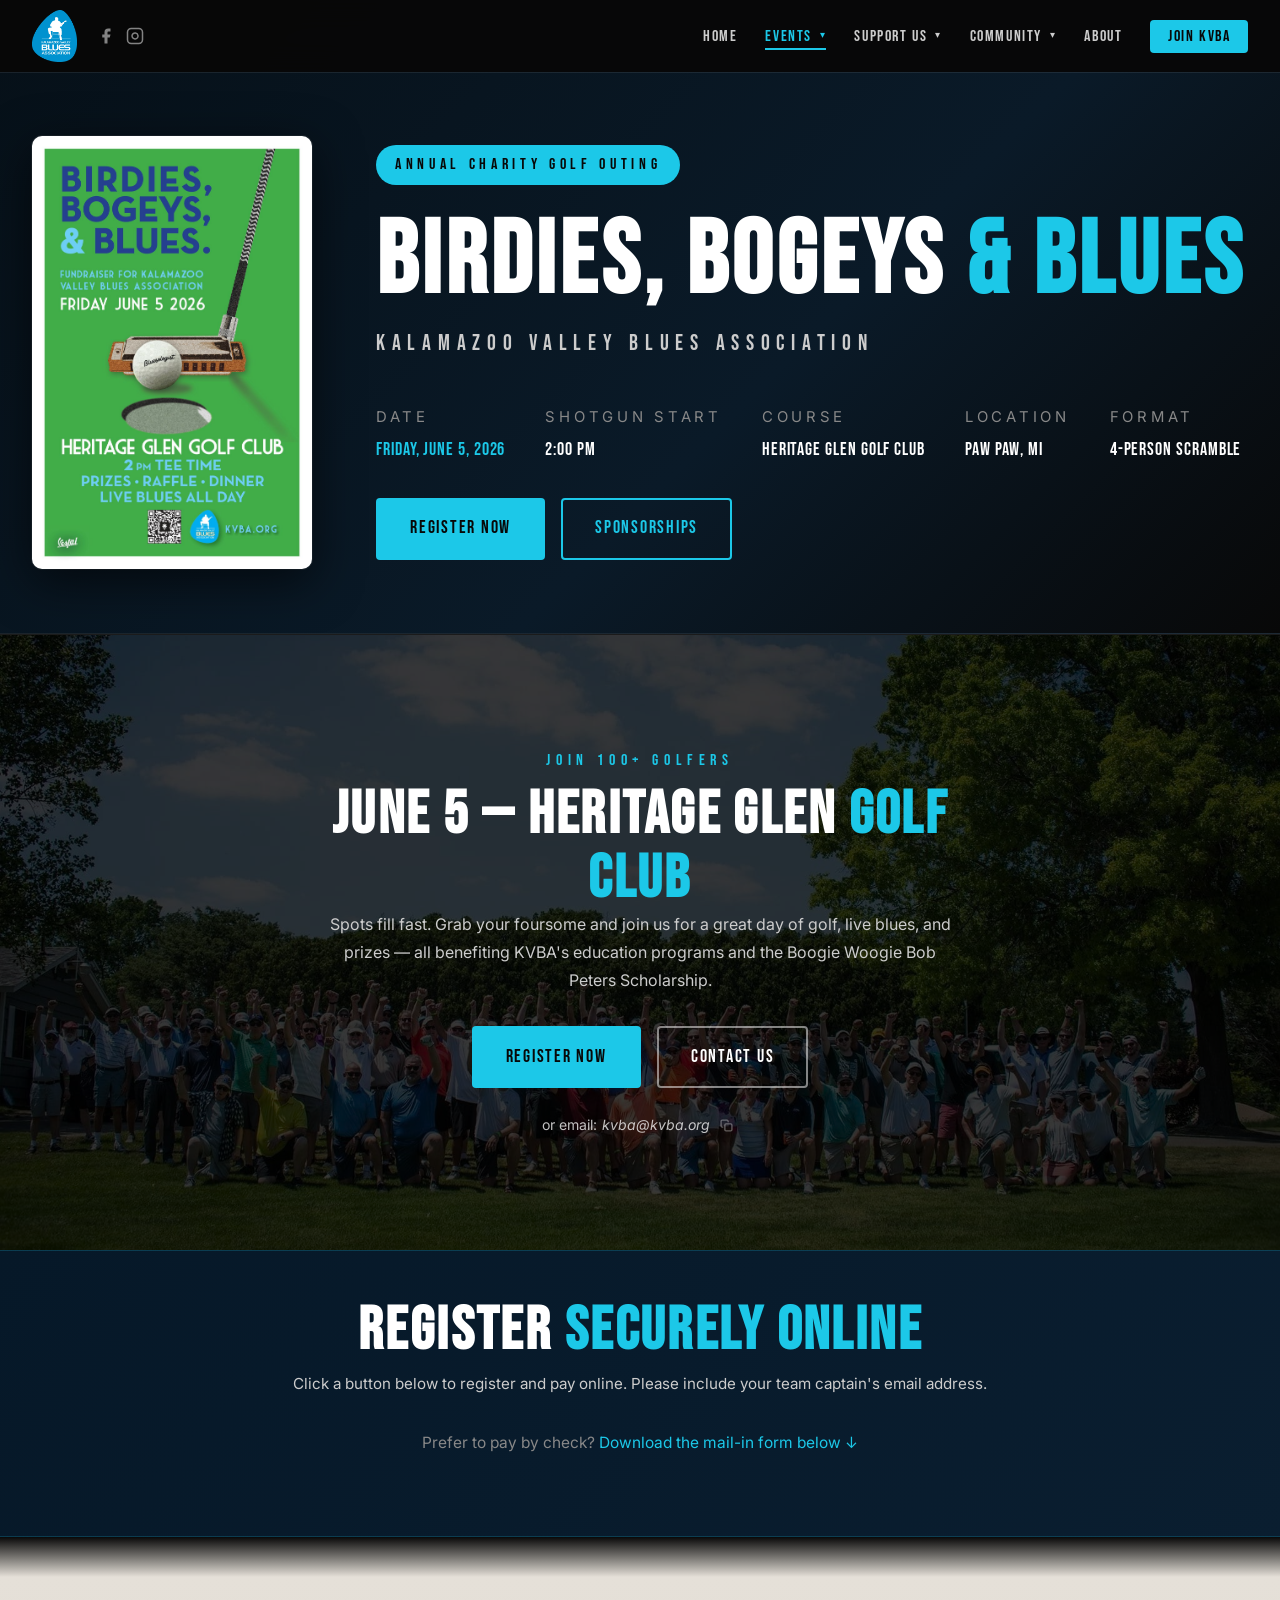
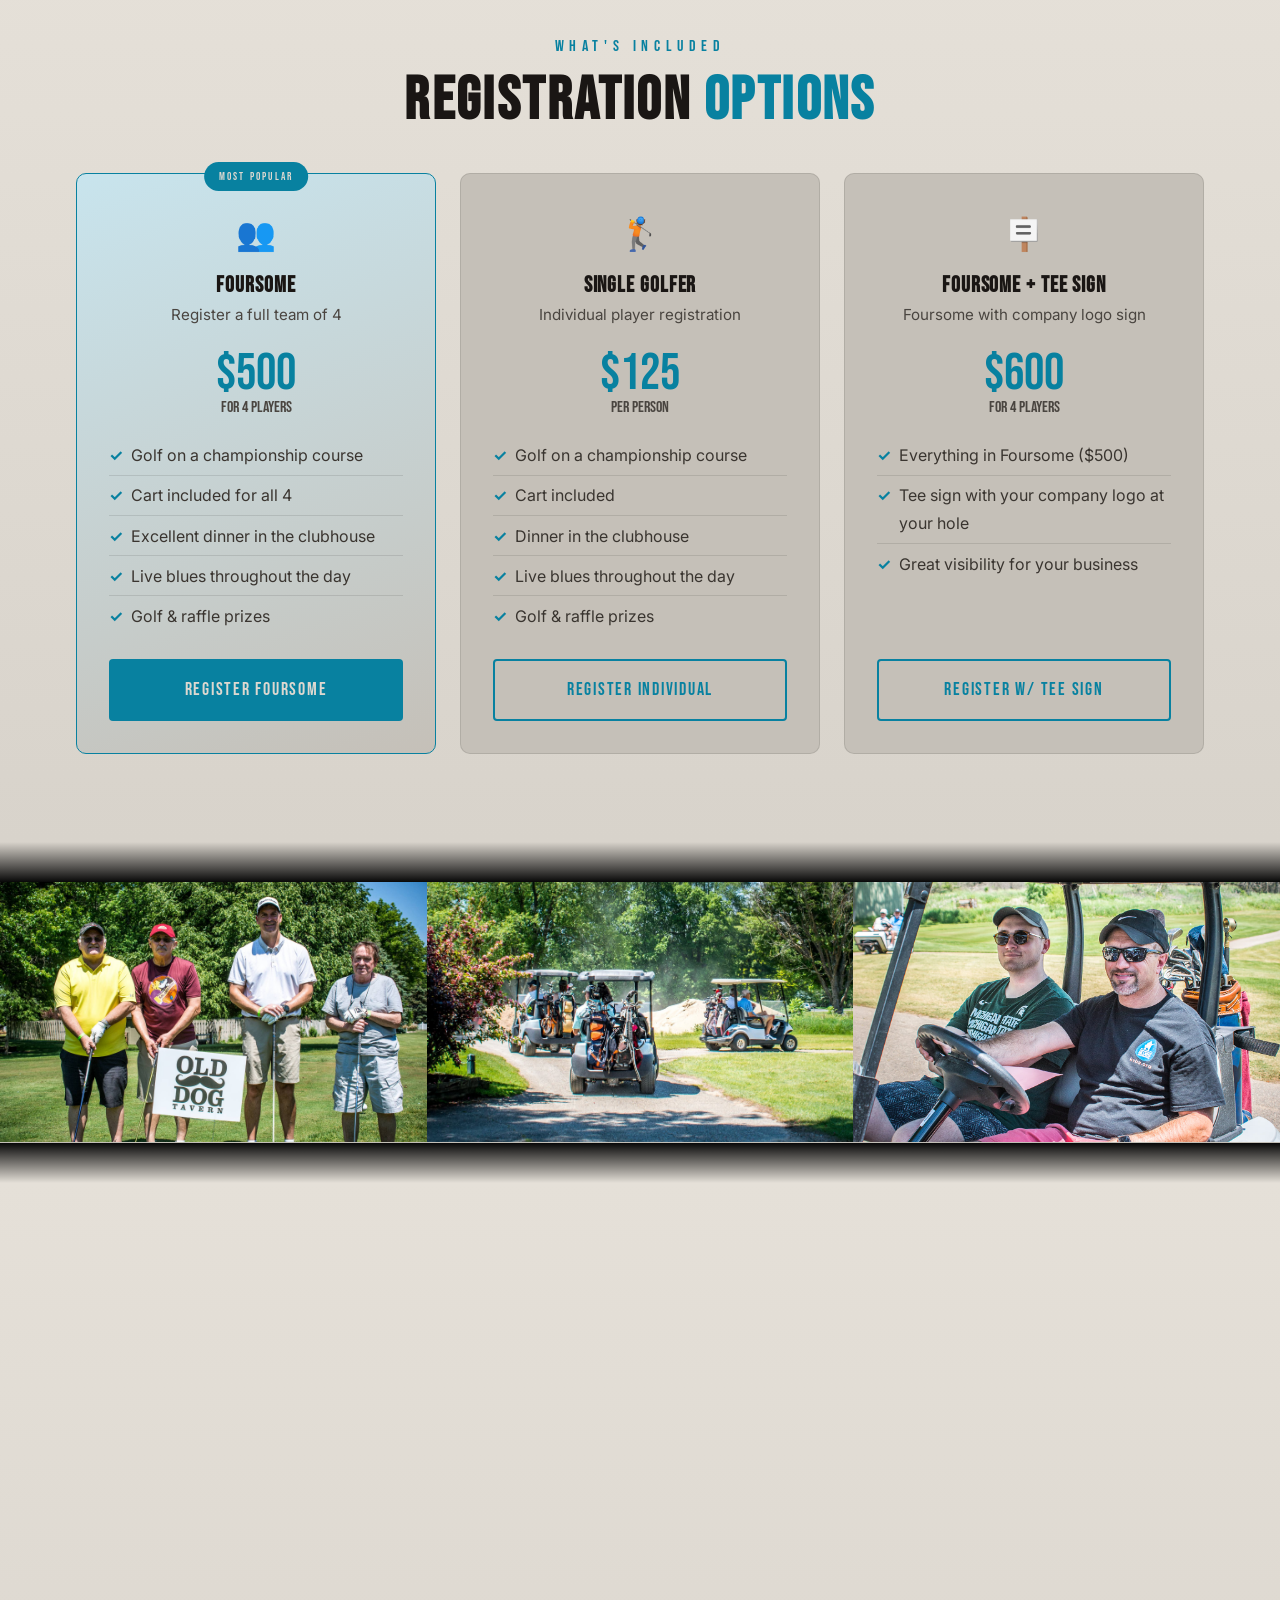
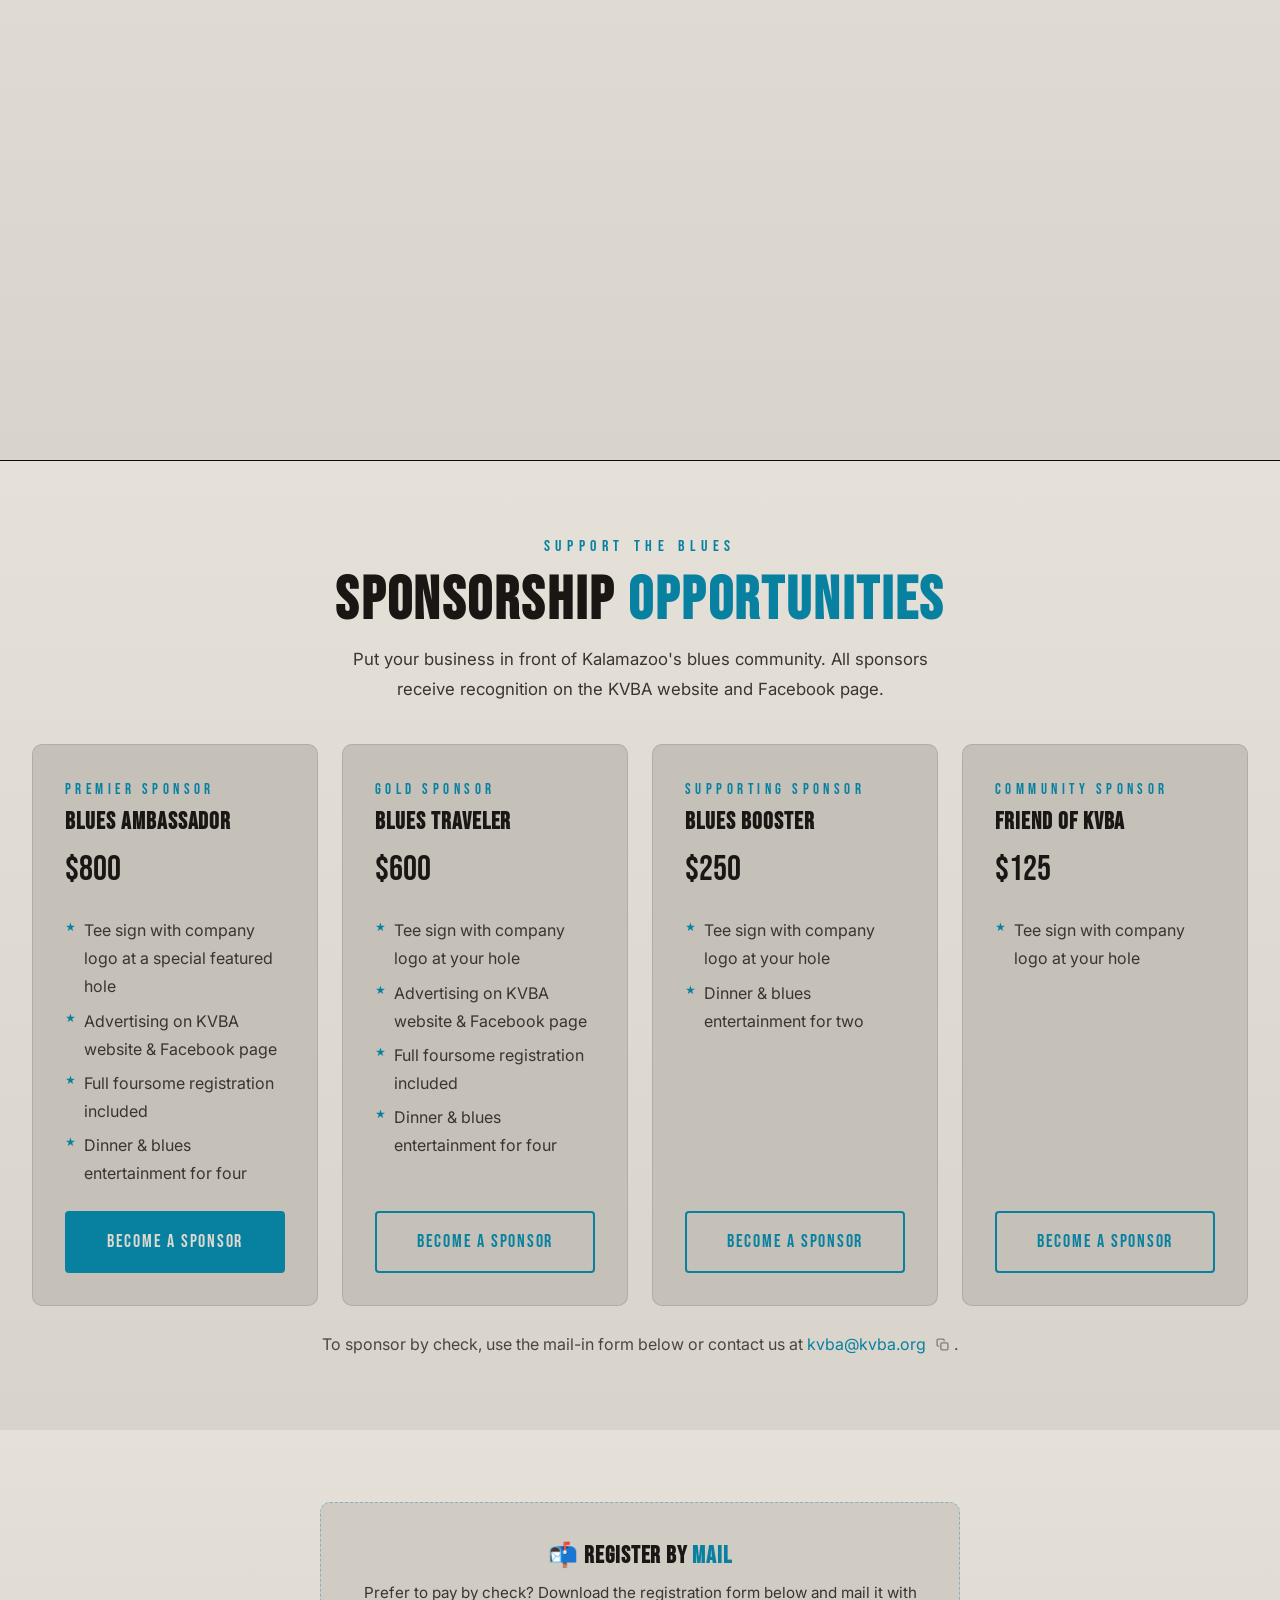
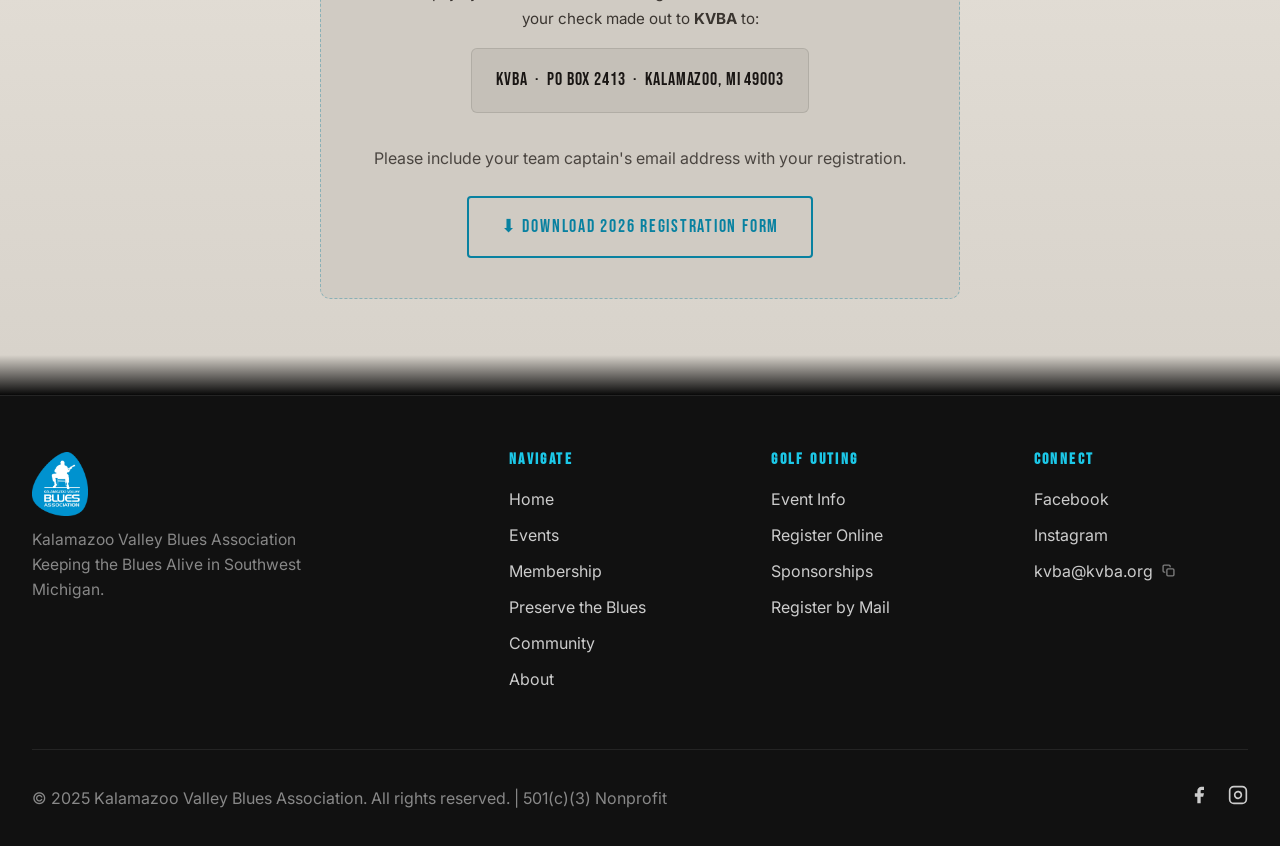
<file: 2022-birdies-bogeys-blues.html>
<!DOCTYPE html>
<html lang="en">
<head>
  <meta charset="UTF-8" />
  <title>Redirecting… | KVBA</title>
  <meta http-equiv="refresh" content="0; url=/golf.html" />
  <link rel="canonical" href="https://kvba.org/golf.html" />
  <script>window.location.replace('/golf.html');</script>
</head>
<body>
  <p>Redirecting to <a href="/golf.html">Birdies, Bogeys &amp; Blues</a>…</p>
</body>
</html>
</file>
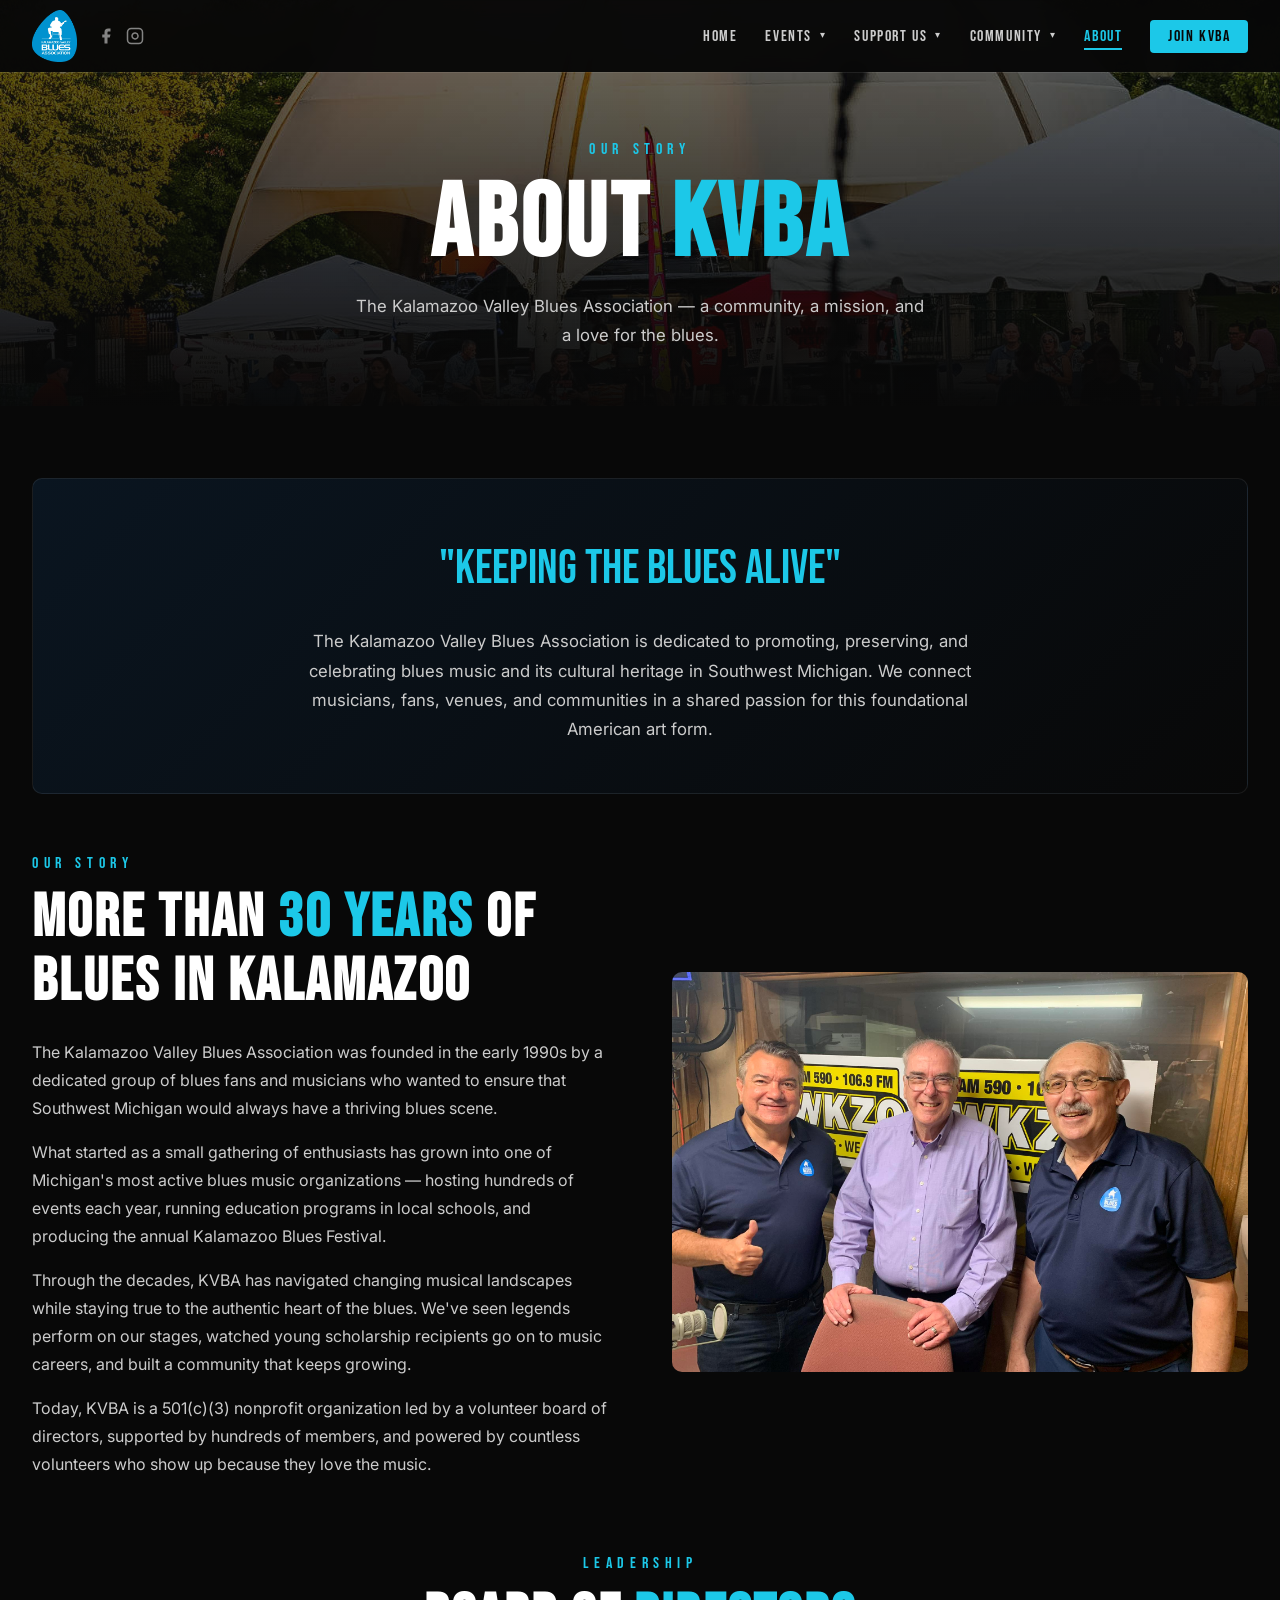
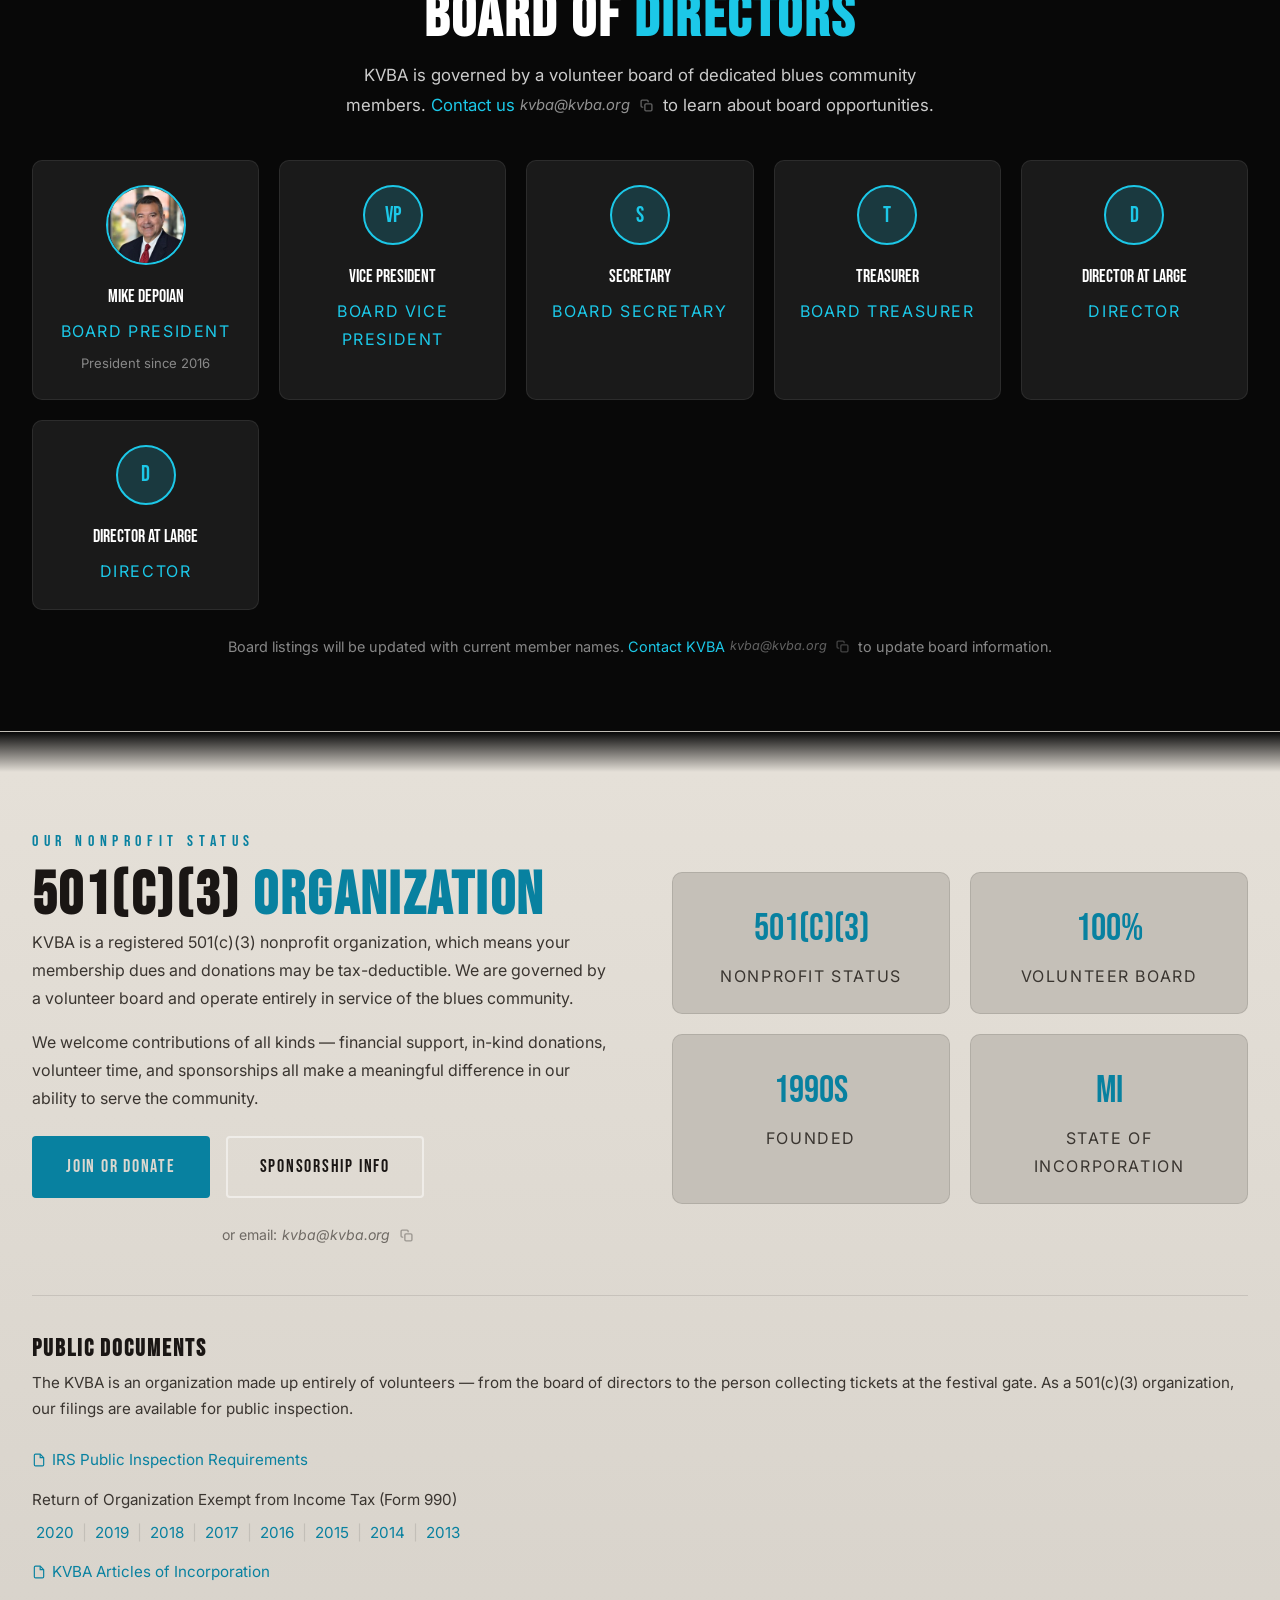
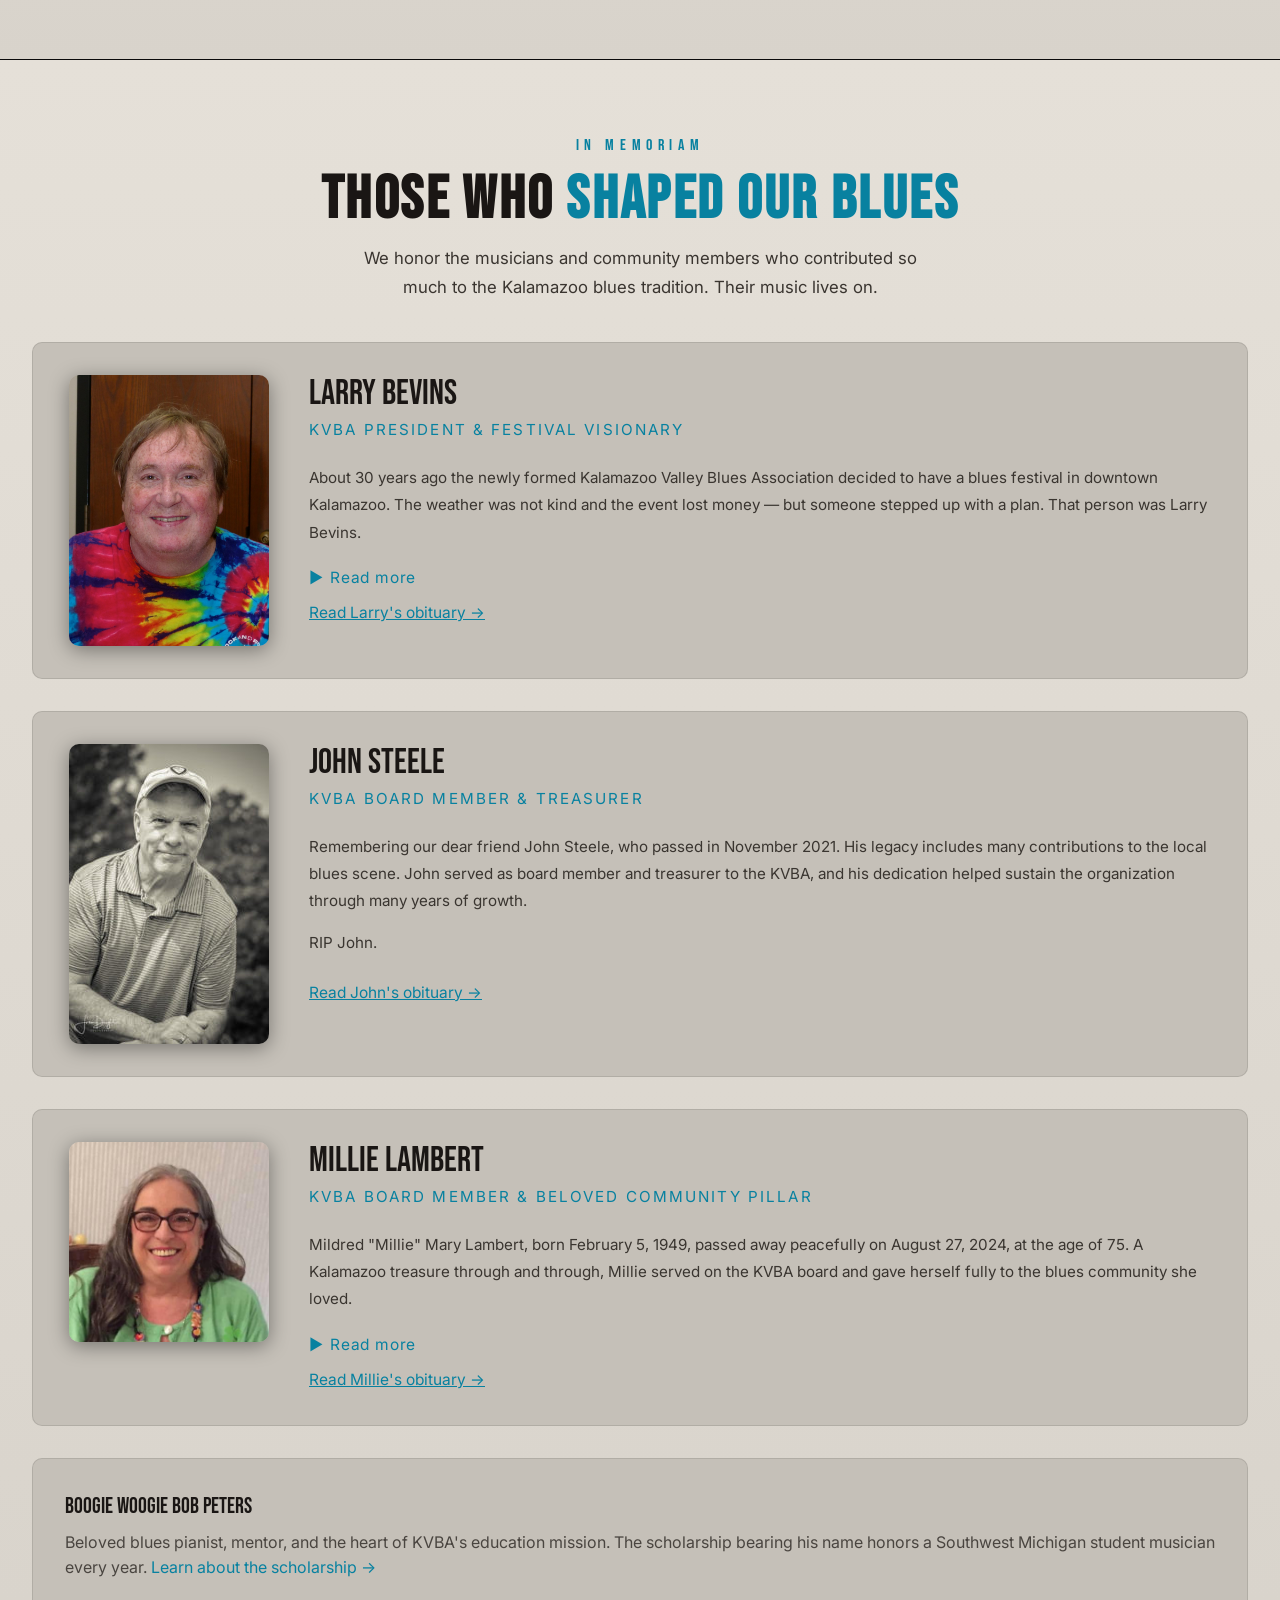
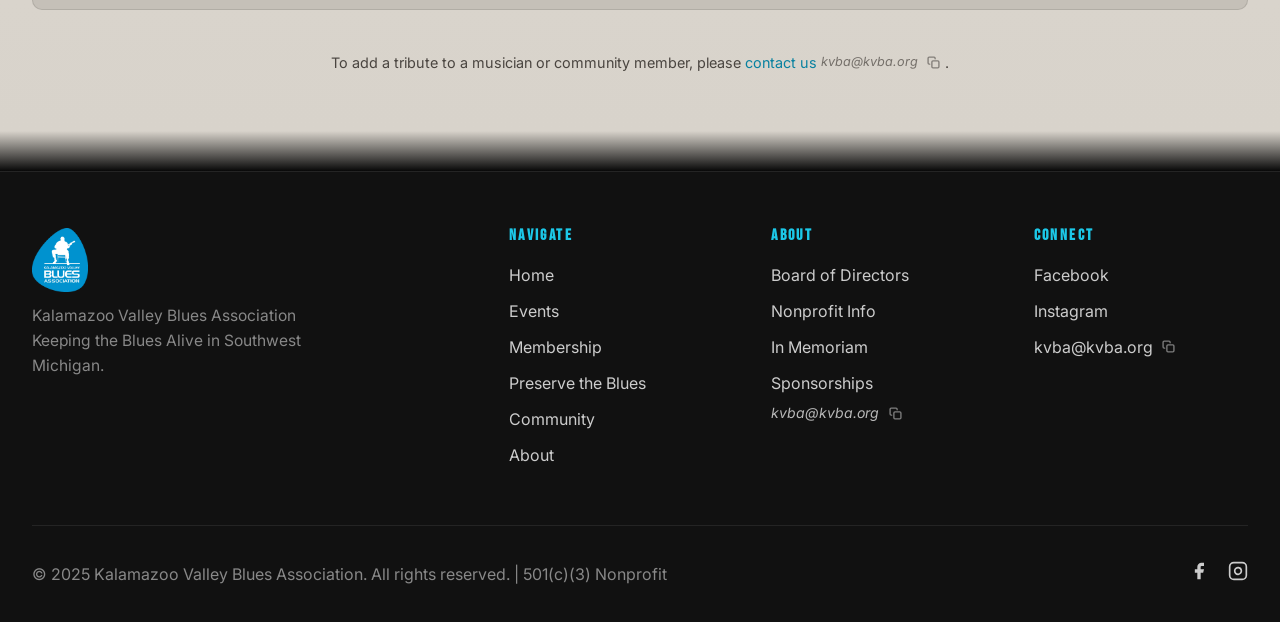
<file: about.html>
<!DOCTYPE html>
<html lang="en">
<head>
  <meta charset="UTF-8" />
  <meta name="viewport" content="width=device-width, initial-scale=1.0" />
  <title>About KVBA | Kalamazoo Valley Blues Association</title>
  <meta name="description" content="Learn about the Kalamazoo Valley Blues Association — over 30 years keeping blues music alive in Kalamazoo, MI and Southwest Michigan. Our mission, history, and board of directors." />
  <link rel="preconnect" href="https://fonts.googleapis.com" />
  <link rel="preconnect" href="https://fonts.gstatic.com" crossorigin />
  <link href="https://fonts.googleapis.com/css2?family=Bebas+Neue&family=Inter:wght@300;400;500;600;700&display=swap" rel="stylesheet" />
  <link rel="stylesheet" href="assets/css/style.css" />
  <style>
    .reveal { opacity: 0; transform: translateY(20px); transition: opacity 0.6s ease, transform 0.6s ease; }
    .reveal.visible { opacity: 1; transform: translateY(0); }
    /* ── In Memoriam tributes ── */
    .tribute {
      display: grid;
      grid-template-columns: 200px 1fr;
      gap: 2.5rem;
      background: var(--bg-3);
      border: 1px solid var(--border);
      border-radius: var(--radius);
      padding: 2rem 2.25rem;
      margin-bottom: 2rem;
    }
    @media (max-width: 640px) {
      .tribute { grid-template-columns: 1fr; }
      .tribute-photo { text-align: center; }
    }
    .tribute-photo img {
      width: 100%; max-width: 200px;
      border-radius: var(--radius);
      object-fit: cover;
      box-shadow: 0 4px 20px rgba(0,0,0,0.4);
    }
    .tribute-name {
      font-family: var(--heading);
      font-size: clamp(1.6rem, 3vw, 2.2rem);
      line-height: 1.1;
      margin-bottom: 0.2rem;
    }
    .tribute-role {
      color: var(--blue);
      font-size: 0.95rem;
      letter-spacing: 0.14em;
      text-transform: uppercase;
      margin-bottom: 1.25rem;
      display: block;
    }
    .tribute-bio p {
      color: var(--light);
      line-height: 1.8;
      font-size: 0.95rem;
      margin-bottom: 0.9rem;
    }
    .tribute-obit {
      display: inline-block;
      margin-top: 0.5rem;
      color: var(--blue);
      font-size: 0.97rem;
      text-decoration: underline;
    }
    .tribute-obit:hover { opacity: 0.8; }
    /* ── Collapsible bio ── */
    .bio-preview { margin-bottom: 0; }
    .bio-full { display: none; }
    .bio-full.open { display: block; }
    .bio-toggle {
      background: none; border: none; cursor: pointer;
      color: var(--blue); font-size: 0.97rem; padding: 0.5rem 0 0;
      letter-spacing: 0.05em; display: inline-flex; align-items: center; gap: 0.4rem;
    }
    .bio-toggle:hover { opacity: 0.8; }
    .bio-toggle .arrow { display: inline-block; transition: transform 0.25s; }
    .bio-toggle.open .arrow { transform: rotate(90deg); }
    /* Simpler card for those with a full page */
    .memorial-card-sm {
      background: var(--bg-3); border: 1px solid var(--border);
      border-radius: var(--radius); padding: 1.75rem 2rem;
      display: flex; align-items: center; gap: 1.5rem;
    }
    .memorial-card-sm .name { font-family: var(--heading); font-size: 1.4rem; margin-bottom: 0.2rem; }
    .memorial-card-sm .note { color: var(--gray); font-size: 1rem; line-height: 1.6; }
  </style>
  <!-- Google tag (gtag.js) -->
  <script async src="https://www.googletagmanager.com/gtag/js?id=G-MRCHQHKWJD"></script>
  <script>
    window.dataLayer = window.dataLayer || [];
    function gtag(){dataLayer.push(arguments);}
    gtag('js', new Date());
    gtag('config', 'G-MRCHQHKWJD');
  </script>
</head>
<body>

<!-- ─── NAVBAR ─────────────────────────────────────────────── -->
<nav id="navbar">
  <div class="nav-left">
  <div class="nav-logo">
    <a href="index.html">
      <img src="assets/images/logo-color.png" alt="Kalamazoo Valley Blues Association" class="nav-logo-img" />
    </a>
  </div>
  <div class="nav-social">
    <a href="https://facebook.com/Kzooblues" target="_blank" rel="noopener" aria-label="Facebook">
      <svg width="18" height="18" fill="currentColor" viewBox="0 0 24 24"><path d="M18 2h-3a5 5 0 0 0-5 5v3H7v4h3v8h4v-8h3l1-4h-4V7a1 1 0 0 1 1-1h3z"/></svg>
    </a>
    <a href="https://instagram.com/kzooblues/" target="_blank" rel="noopener" aria-label="Instagram">
      <svg width="18" height="18" fill="none" stroke="currentColor" stroke-width="2" viewBox="0 0 24 24"><rect x="2" y="2" width="20" height="20" rx="5" ry="5"/><path d="M16 11.37A4 4 0 1 1 12.63 8 4 4 0 0 1 16 11.37z"/><line x1="17.5" y1="6.5" x2="17.51" y2="6.5"/></svg>
    </a>
  </div>
</div>
    <ul class="nav-links">
    <li><a href="index.html">Home</a></li>
    <li class="has-dropdown">
      <a href="events.html">Events <span class="nav-arrow">&#9662;</span></a>
      <ul class="dropdown">
        <li><a href="events.html">Upcoming Events</a></li>
        <li><a href="bluesfest.html">Blues Fest 2026</a></li>
        <li><a href="golf.html">Golf Outing</a></li>
      </ul>
    </li>
    <li class="has-dropdown">
      <a href="#">Support Us <span class="nav-arrow">&#9662;</span></a>
      <ul class="dropdown">
        <li><a href="membership.html">Membership</a></li>
        <li><a href="sponsorship.html">Sponsorship</a></li>
      </ul>
    </li>
    <li class="has-dropdown">
      <a href="#">Community <span class="nav-arrow">&#9662;</span></a>
      <ul class="dropdown">
        <li><a href="bands.html">Community Bands</a></li>
        <li><a href="preserve.html">Preserve the Blues</a></li>
        <li><a href="scholarship.html">Scholarship</a></li>
      </ul>
    </li>
    <li><a href="about.html">About</a></li>
    <li><a href="membership.html" class="nav-cta">Join KVBA</a></li>
  </ul>
  <button class="nav-toggle" id="navToggle" aria-label="Toggle menu">☰</button>
</nav>

<!-- ─── PAGE HERO ─────────────────────────────────────────────── -->
<div class="page-hero" style="background-image: linear-gradient(to bottom, rgba(8,8,8,0.55), rgba(8,8,8,0.98)), url('assets/images/Messenger_creation_CA2ED29F-C7D2-44B9-A4A9-341E85EB263A.jpeg'); background-size: cover; background-position: center;">
  <div class="container">
    <span class="section-label">Our Story</span>
    <h1>About <span class="blue">KVBA</span></h1>
    <p>The Kalamazoo Valley Blues Association — a community, a mission, and a love for the blues.</p>
  </div>
</div>

<!-- ─── MISSION ─────────────────────────────────────────────── -->
<section>
  <div class="container">
    <div class="mission-block reveal">
      <div class="mission-quote">"Keeping the Blues Alive"</div>
      <p>The Kalamazoo Valley Blues Association is dedicated to promoting, preserving, and celebrating blues music and its cultural heritage in Southwest Michigan. We connect musicians, fans, venues, and communities in a shared passion for this foundational American art form.</p>
    </div>

    <!-- ─── HISTORY ─────────────────────────────────────────────── -->
    <div class="history-grid reveal">
      <div class="history-text">
        <span class="section-label">Our Story</span>
        <h2>More Than <span class="blue">30 Years</span> of Blues in Kalamazoo</h2>
        <p>The Kalamazoo Valley Blues Association was founded in the early 1990s by a dedicated group of blues fans and musicians who wanted to ensure that Southwest Michigan would always have a thriving blues scene.</p>
        <p>What started as a small gathering of enthusiasts has grown into one of Michigan's most active blues music organizations — hosting hundreds of events each year, running education programs in local schools, and producing the annual Kalamazoo Blues Festival.</p>
        <p>Through the decades, KVBA has navigated changing musical landscapes while staying true to the authentic heart of the blues. We've seen legends perform on our stages, watched young scholarship recipients go on to music careers, and built a community that keeps growing.</p>
        <p>Today, KVBA is a 501(c)(3) nonprofit organization led by a volunteer board of directors, supported by hundreds of members, and powered by countless volunteers who show up because they love the music.</p>
      </div>
      <div class="history-img">
        <img src="assets/images/515438805_1161407829362009_8691563852099156481_n.jpg" alt="KVBA members at Blues Festival" />
      </div>
    </div>

    <!-- ─── BOARD ─────────────────────────────────────────────── -->
    <div id="board">
      <div class="section-header reveal">
        <span class="section-label">Leadership</span>
        <h2>Board of <span class="blue">Directors</span></h2>
        <p>KVBA is governed by a volunteer board of dedicated blues community members. <a href="mailto:kvba@kvba.org" style="color:var(--blue);">Contact us</a> to learn about board opportunities.</p>
      </div>
      <div class="board-grid reveal">
        <div class="board-card">
          <img src="assets/images/mike-depoian.jpg" alt="Mike Depoian" class="board-avatar-photo" />
          <div class="name">Mike Depoian</div>
          <div class="role">Board President</div>
          <div style="color:var(--gray);font-size:0.82rem;margin-top:0.4rem;">President since 2016</div>
        </div>
        <div class="board-card">
          <div class="board-avatar">VP</div>
          <div class="name">Vice President</div>
          <div class="role">Board Vice President</div>
        </div>
        <div class="board-card">
          <div class="board-avatar">S</div>
          <div class="name">Secretary</div>
          <div class="role">Board Secretary</div>
        </div>
        <div class="board-card">
          <div class="board-avatar">T</div>
          <div class="name">Treasurer</div>
          <div class="role">Board Treasurer</div>
        </div>
        <div class="board-card">
          <div class="board-avatar">D</div>
          <div class="name">Director at Large</div>
          <div class="role">Director</div>
        </div>
        <div class="board-card">
          <div class="board-avatar">D</div>
          <div class="name">Director at Large</div>
          <div class="role">Director</div>
        </div>
      </div>
      <p style="text-align:center; color:var(--gray); margin-top:1.5rem; font-size:0.9rem;">
        Board listings will be updated with current member names. <a href="mailto:kvba@kvba.org" style="color:var(--blue);">Contact KVBA</a> to update board information.
      </p>
    </div>
  </div>
</section>

<!-- ─── NONPROFIT INFO ─────────────────────────────────────────────── -->
<section id="nonprofit" class="section-light" style="border-top:1px solid var(--border); border-bottom:1px solid var(--border);">
  <div class="container">
    <div style="display:grid; grid-template-columns:1fr 1fr; gap:4rem; align-items:center;" class="reveal">
      <div>
        <span class="section-label">Our Nonprofit Status</span>
        <h2>501(c)(3) <span class="blue">Organization</span></h2>
        <p style="color:var(--light); margin-bottom:1rem;">KVBA is a registered 501(c)(3) nonprofit organization, which means your membership dues and donations may be tax-deductible. We are governed by a volunteer board and operate entirely in service of the blues community.</p>
        <p style="color:var(--light); margin-bottom:1.5rem;">We welcome contributions of all kinds — financial support, in-kind donations, volunteer time, and sponsorships all make a meaningful difference in our ability to serve the community.</p>
        <div style="display:flex; gap:1rem; flex-wrap:wrap;">
          <a href="membership.html" class="btn btn-primary">Join or Donate</a>
          <a href="mailto:kvba@kvba.org?subject=Sponsorship Inquiry" class="btn btn-outline">Sponsorship Info</a>
        </div>
      </div>
      <div style="display:grid; grid-template-columns:1fr 1fr; gap:1.25rem;">
        <div class="stat">
          <span class="stat-number">501(c)(3)</span>
          <span class="stat-label">Nonprofit Status</span>
        </div>
        <div class="stat">
          <span class="stat-number">100%</span>
          <span class="stat-label">Volunteer Board</span>
        </div>
        <div class="stat">
          <span class="stat-number">1990s</span>
          <span class="stat-label">Founded</span>
        </div>
        <div class="stat">
          <span class="stat-number">MI</span>
          <span class="stat-label">State of Incorporation</span>
        </div>
      </div>
    </div>

    <!-- 501(c)(3) Public Documents -->
    <div style="margin-top:3rem; padding-top:2.5rem; border-top:1px solid var(--border);" class="reveal">
      <h3 style="font-family:var(--heading);font-size:1.5rem;letter-spacing:0.08em;margin-bottom:0.5rem;">Public Documents</h3>
      <p style="color:var(--light);margin-bottom:1.5rem;font-size:0.95rem;">The KVBA is an organization made up entirely of volunteers — from the board of directors to the person collecting tickets at the festival gate. As a 501(c)(3) organization, our filings are available for public inspection.</p>
      <ul style="list-style:none;display:flex;flex-direction:column;gap:0.75rem;">
        <li>
          <a href="https://kzooblues.files.wordpress.com/2016/01/irs-public-inspection-requirements-for-forms-990.pdf"
             target="_blank" rel="noopener"
             style="color:var(--blue);display:inline-flex;align-items:center;gap:0.4rem;font-size:0.95rem;">
            <svg width="14" height="14" fill="none" stroke="currentColor" stroke-width="2" viewBox="0 0 24 24" style="flex-shrink:0;"><path d="M14 2H6a2 2 0 0 0-2 2v16a2 2 0 0 0 2 2h12a2 2 0 0 0 2-2V8z"/><polyline points="14 2 14 8 20 8"/></svg>
            IRS Public Inspection Requirements
          </a>
        </li>
        <li style="color:var(--light);font-size:0.95rem;">
          <span style="display:block;margin-bottom:0.4rem;">Return of Organization Exempt from Income Tax (Form 990)</span>
          <span style="display:flex;flex-wrap:wrap;gap:0.5rem;padding-left:0.25rem;">
            <a href="https://kvba.org/wp-content/uploads/taxdocuments/kvba_2020_tax.pdf" target="_blank" rel="noopener" style="color:var(--blue);">2020</a>
            <span style="color:var(--border);">|</span>
            <a href="https://kvba.org/wp-content/uploads/taxdocuments/kvba_2019_tax.pdf" target="_blank" rel="noopener" style="color:var(--blue);">2019</a>
            <span style="color:var(--border);">|</span>
            <a href="https://kvba.org/wp-content/uploads/taxdocuments/kvba_2018_tax.pdf" target="_blank" rel="noopener" style="color:var(--blue);">2018</a>
            <span style="color:var(--border);">|</span>
            <a href="https://kvba.org/wp-content/uploads/2018/06/kvba_2017_tax.pdf" target="_blank" rel="noopener" style="color:var(--blue);">2017</a>
            <span style="color:var(--border);">|</span>
            <a href="https://kzooblues.files.wordpress.com/2016/01/kvba-2016-tax-return.pdf" target="_blank" rel="noopener" style="color:var(--blue);">2016</a>
            <span style="color:var(--border);">|</span>
            <a href="https://kzooblues.files.wordpress.com/2016/06/kvba-2015-form-9901.pdf" target="_blank" rel="noopener" style="color:var(--blue);">2015</a>
            <span style="color:var(--border);">|</span>
            <a href="https://kzooblues.files.wordpress.com/2016/01/kvba-2014-form-990-ez.pdf" target="_blank" rel="noopener" style="color:var(--blue);">2014</a>
            <span style="color:var(--border);">|</span>
            <a href="https://kzooblues.files.wordpress.com/2016/01/kvba-2013-form-990-ez.pdf" target="_blank" rel="noopener" style="color:var(--blue);">2013</a>
          </span>
        </li>
        <li>
          <a href="https://kzooblues.files.wordpress.com/2016/06/kvba-amended-articles-of-incorporation-filed-1-5-1995.pdf"
             target="_blank" rel="noopener"
             style="color:var(--blue);display:inline-flex;align-items:center;gap:0.4rem;font-size:0.95rem;">
            <svg width="14" height="14" fill="none" stroke="currentColor" stroke-width="2" viewBox="0 0 24 24" style="flex-shrink:0;"><path d="M14 2H6a2 2 0 0 0-2 2v16a2 2 0 0 0 2 2h12a2 2 0 0 0 2-2V8z"/><polyline points="14 2 14 8 20 8"/></svg>
            KVBA Articles of Incorporation
          </a>
        </li>
      </ul>
    </div>

  </div>
</section>

<!-- ─── IN MEMORIAM ─────────────────────────────────────────────── -->
<section id="memoriam" class="section-light">
  <div class="container">
    <div class="section-header reveal">
      <span class="section-label">In Memoriam</span>
      <h2>Those Who <span class="blue">Shaped Our Blues</span></h2>
      <p>We honor the musicians and community members who contributed so much to the Kalamazoo blues tradition. Their music lives on.</p>
    </div>
    <!-- Larry Bevins -->
    <div class="tribute reveal">
      <div class="tribute-photo">
        <img src="assets/images/larry-bevins.png" alt="Larry Bevins" />
      </div>
      <div class="tribute-content">
        <div class="tribute-name">Larry Bevins</div>
        <span class="tribute-role">KVBA President &amp; Festival Visionary</span>
        <div class="tribute-bio">
          <div class="bio-preview">
            <p>About 30 years ago the newly formed Kalamazoo Valley Blues Association decided to have a blues festival in downtown Kalamazoo. The weather was not kind and the event lost money — but someone stepped up with a plan. That person was Larry Bevins.</p>
          </div>
          <div class="bio-full" id="larryBio">
            <p>Larry's plan included recruiting sponsors, holding a series of fundraisers, and negotiating with those owed money. Another festival was planned. Larry, who was not part of the Board at the time, was elected the new President to lead this effort (1996).</p>
            <p>Not only did the plan work, in 2001 Larry traveled to Memphis to accept the Blues Organization of the Year award! The Kalamazoo Chamber of Commerce made July Blues month. Larry, and his volunteer Board, had put Kalamazoo on the blues map! A book was published in 1999 called "Blues For Dummies" with a list of the top 10 blues festivals not to miss — among them was the Kalamazoo Blues Festival.</p>
            <p>It was always Larry's vision to get national recognition. He got it! For those now doing the booking, the major agencies are on speed dial. That's all because of Larry Bevins who refused to let it die and dreamed of something bigger.</p>
            <p>But blues wasn't his only love. The man could barbeque some ribs! He entered an annual rib competition with a few other KVBA members and took 2nd place at RibFest. Music, BBQ, and family is what Larry was all about. He will be greatly missed in the blues world and beyond. Here at KVBA we celebrate the life and impact of Larry and send our sincere condolences to Lorie and Katie.</p>
          </div>
          <button class="bio-toggle" id="larryToggle" onclick="toggleBio('larryBio','larryToggle')">
            <span class="arrow">&#9654;</span> Read more
          </button>
        </div>
        <a href="https://www.winkelfuneralhome.com/larry-d-bevins/" target="_blank" rel="noopener" class="tribute-obit">Read Larry's obituary &rarr;</a>
      </div>
    </div>

    <!-- John Steele -->
    <div class="tribute reveal">
      <div class="tribute-photo">
        <img src="assets/images/john-steele.jpg" alt="John Steele" />
      </div>
      <div class="tribute-content">
        <div class="tribute-name">John Steele</div>
        <span class="tribute-role">KVBA Board Member &amp; Treasurer</span>
        <div class="tribute-bio">
          <p>Remembering our dear friend John Steele, who passed in November 2021. His legacy includes many contributions to the local blues scene. John served as board member and treasurer to the KVBA, and his dedication helped sustain the organization through many years of growth.</p>
          <p>RIP John.</p>
        </div>
        <a href="https://obits.mlive.com/us/obituaries/kalamazoo/name/john-steele-obituary?id=31671112" target="_blank" rel="noopener" class="tribute-obit">Read John's obituary &rarr;</a>
      </div>
    </div>

    <!-- Millie Lambert -->
    <div class="tribute reveal">
      <div class="tribute-photo">
        <img src="assets/images/millie-lambert.jpg" alt="Millie Lambert"
             onerror="this.closest('.tribute-photo').style.display='none'" />
      </div>
      <div class="tribute-content">
        <div class="tribute-name">Millie Lambert</div>
        <span class="tribute-role">KVBA Board Member &amp; Beloved Community Pillar</span>
        <div class="tribute-bio">
          <div class="bio-preview">
            <p>Mildred "Millie" Mary Lambert, born February 5, 1949, passed away peacefully on August 27, 2024, at the age of 75. A Kalamazoo treasure through and through, Millie served on the KVBA board and gave herself fully to the blues community she loved.</p>
          </div>
          <div class="bio-full" id="millieBio">
            <p>Millie spent her career as an elementary teacher in Kalamazoo Public Schools and brought that same warmth and dedication to everything she did for KVBA. Her love of live music — especially the Out of Favor Boys — and her easy laugh made her a fixture at events and a friend to everyone she met.</p>
            <p>She is survived by her sister Ann Walker; niece Mari Bryant; niece Lindsay (John) Osborn; and great-nieces and nephews Cadence, Gabriella, Owen, and Isaac Osborn. Her spirit lives on in the music she championed and the people she brought together. She will be greatly missed.</p>
          </div>
          <button class="bio-toggle" id="millieToggle" onclick="toggleBio('millieBio','millieToggle')">
            <span class="arrow">&#9654;</span> Read more
          </button>
        </div>
        <a href="https://obits.mlive.com/us/obituaries/kalamazoo/name/mildred-lambert-obituary?id=56296379" target="_blank" rel="noopener" class="tribute-obit">Read Millie's obituary &rarr;</a>
      </div>
    </div>

    <!-- Boogie Woogie Bob Peters -->
    <div class="memorial-card-sm reveal">
      <div>
        <div class="name">Boogie Woogie Bob Peters</div>
        <div class="note">Beloved blues pianist, mentor, and the heart of KVBA's education mission. The scholarship bearing his name honors a Southwest Michigan student musician every year. <a href="scholarship.html" style="color:var(--blue);">Learn about the scholarship &rarr;</a></div>
      </div>
    </div>

    <p style="text-align:center; color:var(--gray); margin-top:2.5rem; font-size:0.9rem;">
      To add a tribute to a musician or community member, please <a href="mailto:kvba@kvba.org?subject=In Memoriam" style="color:var(--blue);">contact us</a>.
    </p>
  </div>
</section>

<!-- ─── FOOTER ─────────────────────────────────────────────── -->
<footer>
  <div class="container">
    <div class="footer-grid">
      <div class="footer-brand">
        <img src="assets/images/logo-color.png" alt="KVBA Logo" class="footer-logo-img" />
        <p>Kalamazoo Valley Blues Association<br>Keeping the Blues Alive in Southwest Michigan.</p>
      </div>
      <div class="footer-col">
        <h4>Navigate</h4>
        <ul>
          <li><a href="index.html">Home</a></li>
          <li><a href="events.html">Events</a></li>
          <li><a href="membership.html">Membership</a></li>
          <li><a href="preserve.html">Preserve the Blues</a></li>
          <li><a href="bands.html">Community</a></li>
          <li><a href="about.html">About</a></li>
        </ul>
      </div>
      <div class="footer-col">
        <h4>About</h4>
        <ul>
          <li><a href="about.html#board">Board of Directors</a></li>
          <li><a href="about.html#nonprofit">Nonprofit Info</a></li>
          <li><a href="about.html#memoriam">In Memoriam</a></li>
          <li><a href="mailto:kvba@kvba.org?subject=Sponsorship Inquiry">Sponsorships</a></li>
        </ul>
      </div>
      <div class="footer-col">
        <h4>Connect</h4>
        <ul>
          <li><a href="https://facebook.com/Kzooblues" target="_blank" rel="noopener">Facebook</a></li>
          <li><a href="https://instagram.com/kzooblues/" target="_blank" rel="noopener">Instagram</a></li>
          <li><a href="mailto:kvba@kvba.org">kvba@kvba.org</a></li>
        </ul>
      </div>
    </div>
    <div class="footer-bottom">
      <p>&copy; 2025 Kalamazoo Valley Blues Association. All rights reserved. | 501(c)(3) Nonprofit</p>
      <div class="social-links">
        <a href="https://facebook.com/Kzooblues" target="_blank" rel="noopener" aria-label="Facebook">
          <svg width="20" height="20" fill="currentColor" viewBox="0 0 24 24"><path d="M18 2h-3a5 5 0 0 0-5 5v3H7v4h3v8h4v-8h3l1-4h-4V7a1 1 0 0 1 1-1h3z"/></svg>
        </a>
        <a href="https://instagram.com/kzooblues/" target="_blank" rel="noopener" aria-label="Instagram">
          <svg width="20" height="20" fill="none" stroke="currentColor" stroke-width="2" viewBox="0 0 24 24"><rect x="2" y="2" width="20" height="20" rx="5" ry="5"/><path d="M16 11.37A4 4 0 1 1 12.63 8 4 4 0 0 1 16 11.37z"/><line x1="17.5" y1="6.5" x2="17.51" y2="6.5"/></svg>
        </a>
      </div>
    </div>
  </div>
</footer>

<script src="assets/js/main.js"></script>
<script>
function toggleBio(bioId, toggleId) {
  const bio    = document.getElementById(bioId);
  const toggle = document.getElementById(toggleId);
  const open   = bio.classList.toggle('open');
  toggle.classList.toggle('open', open);
  toggle.innerHTML = `<span class="arrow">&#9654;</span> ${open ? 'Read less' : 'Read more'}`;
}
</script>
</body>
</html>
</file>
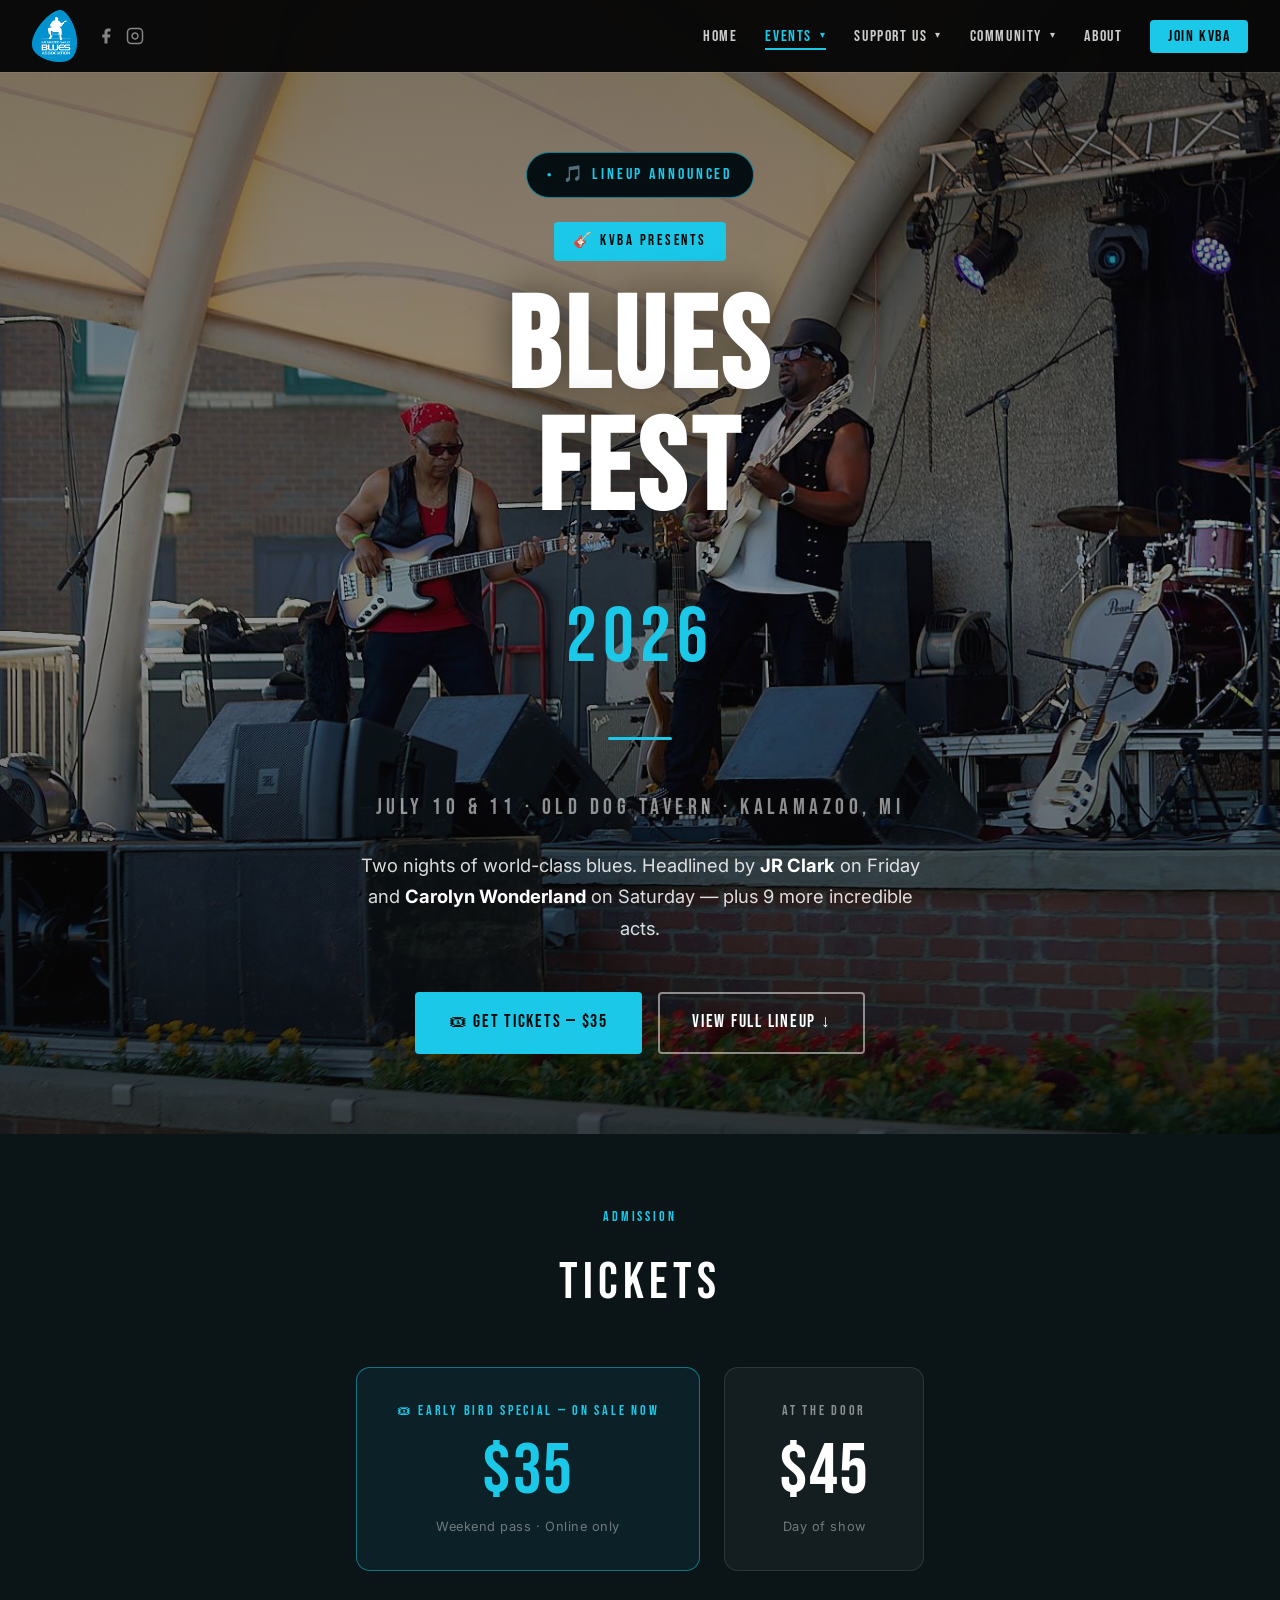
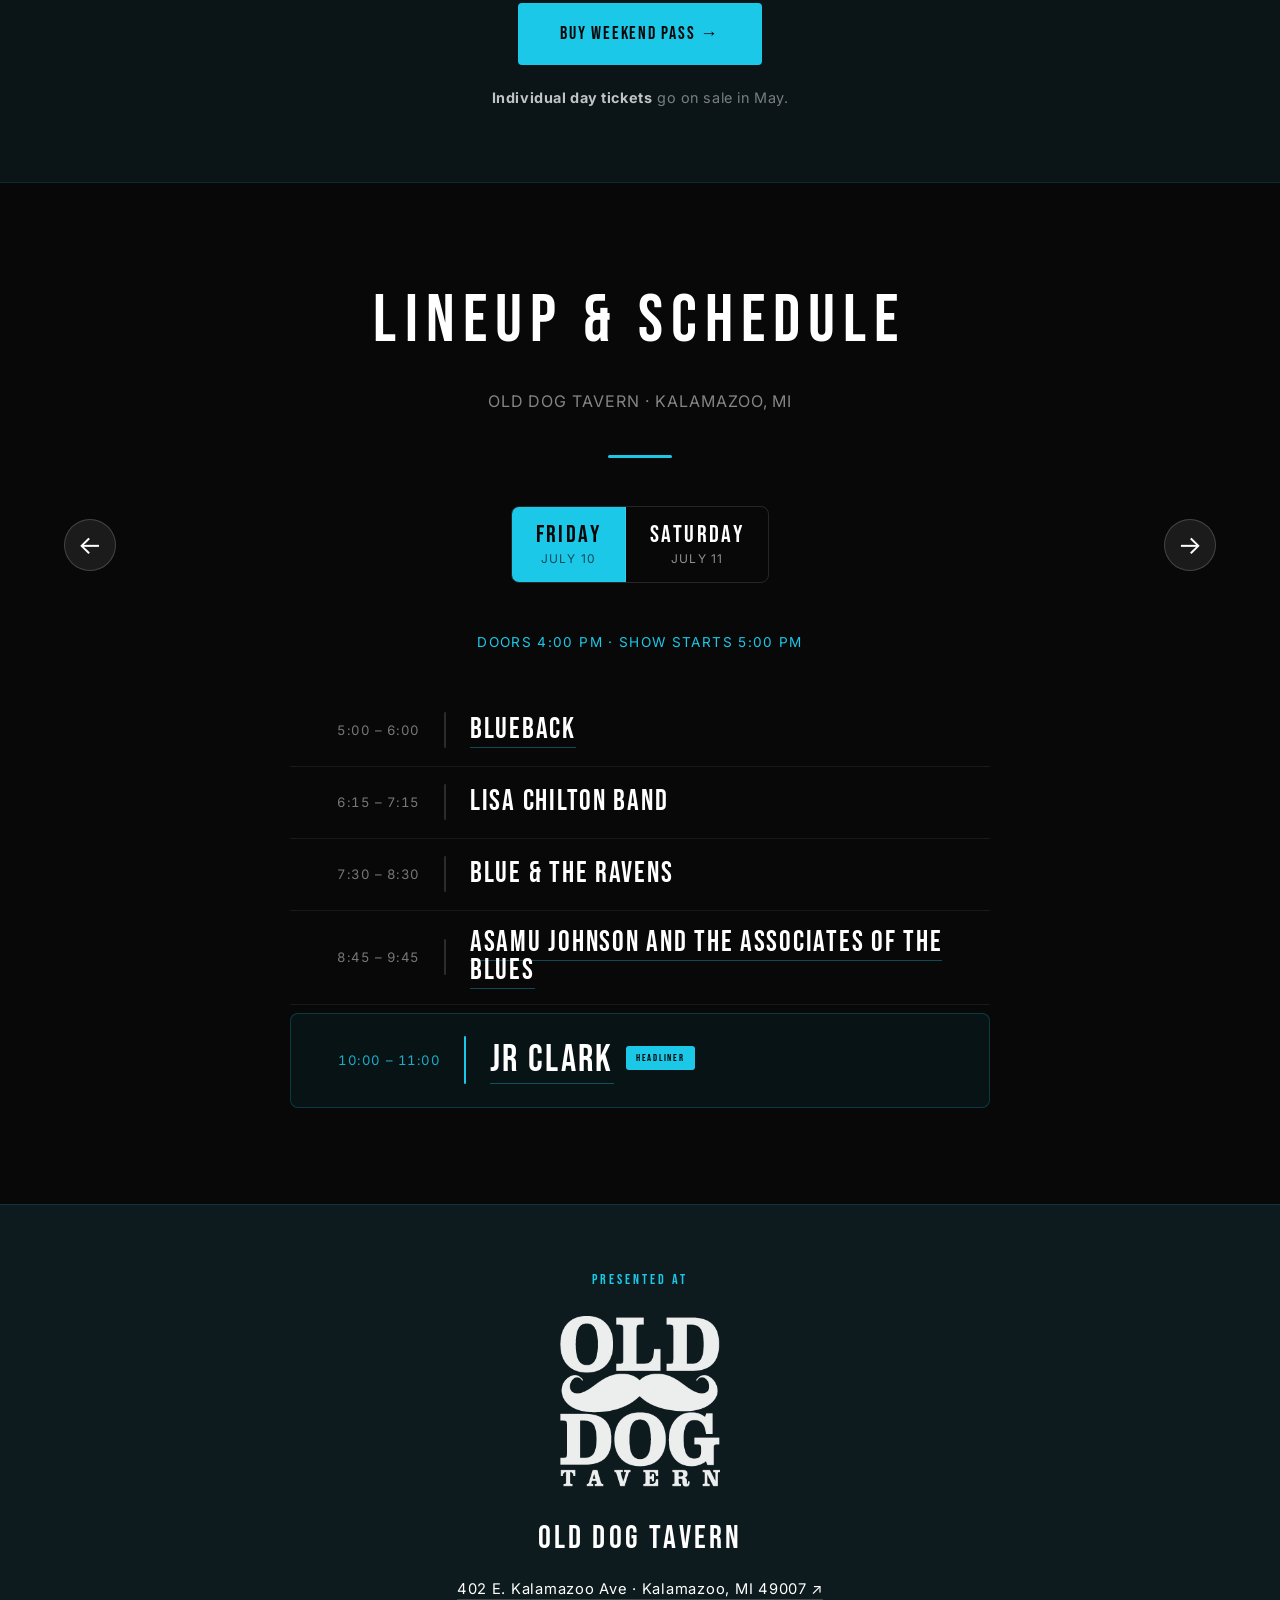
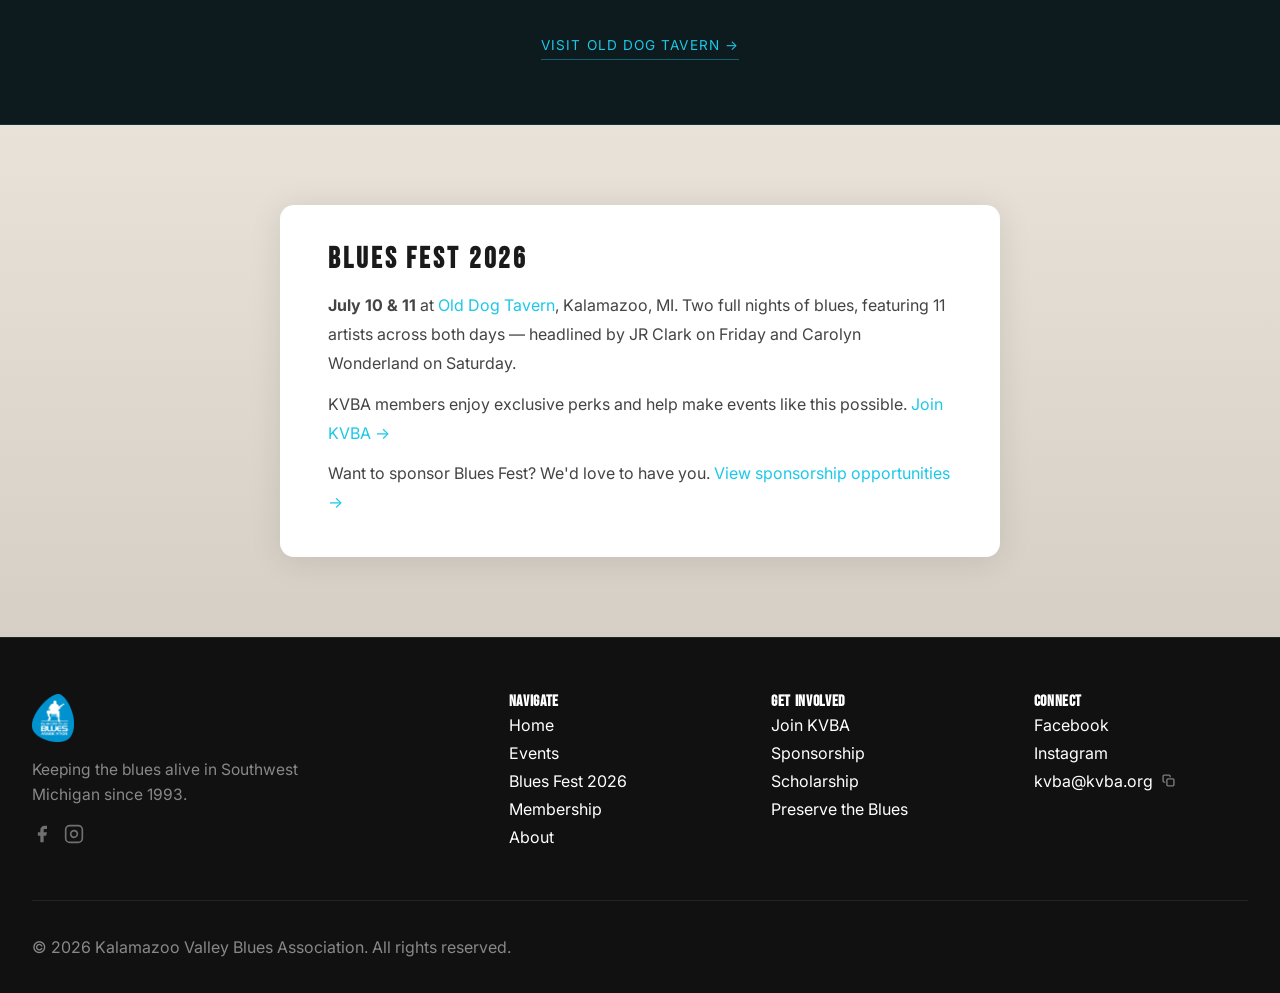
<file: bluesfest.html>
<!DOCTYPE html>
<html lang="en">
<head>
  <meta charset="UTF-8" />
  <meta name="viewport" content="width=device-width, initial-scale=1.0" />
  <title>Kalamazoo Blues Fest 2026 | July 10–11 | KVBA</title>
  <meta name="description" content="Blues Fest 2026 — July 10 & 11 at Old Dog Tavern in Kalamazoo, MI. The Kalamazoo Valley Blues Association's annual blues festival in Southwest Michigan. Lineup coming soon." />
  <link rel="preconnect" href="https://fonts.googleapis.com" />
  <link rel="preconnect" href="https://fonts.gstatic.com" crossorigin />
  <link href="https://fonts.googleapis.com/css2?family=Bebas+Neue&family=Inter:wght@300;400;500;600;700&display=swap" rel="stylesheet" />
  <link rel="stylesheet" href="assets/css/style.css" />
  <style>
    .fest-hero {
      padding: calc(var(--nav-h) + 5rem) 2rem 5rem;
      text-align: center;
      background:
        linear-gradient(to bottom, rgba(8,8,8,0.55) 0%, rgba(8,8,8,0.4) 50%, rgba(8,8,8,0.72) 100%),
        url('assets/images/622866035_1333232205512903_3604724497939376705_n.jpg') center center / cover no-repeat;
      min-height: 82vh;
      display: flex; flex-direction: column; align-items: center; justify-content: center;
    }
    .fest-badge {
      display: inline-block;
      background: var(--blue); color: var(--bg);
      font-family: var(--heading); letter-spacing: 0.18em;
      font-size: 0.95rem; padding: 0.4rem 1.2rem; border-radius: 4px;
      margin-bottom: 1.75rem;
    }
    .fest-title {
      font-family: var(--heading); font-size: clamp(4rem, 10vw, 9rem);
      line-height: 0.95; color: var(--white);
      text-shadow: 0 2px 40px rgba(0,0,0,0.6);
      margin: 0 0 0.3em;
    }
    .fest-year {
      font-family: var(--heading); font-size: clamp(2.2rem, 6vw, 5rem);
      color: var(--blue); letter-spacing: 0.08em;
      margin: 0 0 2rem;
    }
    .fest-dates {
      font-family: var(--heading); font-size: clamp(1.8rem, 4vw, 3rem);
      color: var(--white); letter-spacing: 0.12em;
      margin-bottom: 2rem;
    }
    .fest-tagline {
      font-size: 1.15rem; color: rgba(255,255,255,0.85);
      max-width: 560px; line-height: 1.7; margin-bottom: 3rem;
    }
    .fest-cta-group { display: flex; gap: 1rem; flex-wrap: wrap; justify-content: center; }
    .fest-divider {
      width: 64px; height: 3px;
      background: var(--blue); border-radius: 2px;
      margin: 0 auto 3rem;
    }
    /* ── Light info section ── */
    .fest-light-section {
      background: linear-gradient(180deg, #e8e2d8 0%, #d6cfC5 100%);
      padding: 5rem 2rem;
    }
    .fest-info {
      background: #fff; border-radius: 14px;
      box-shadow: 0 4px 32px rgba(0,0,0,0.10);
      padding: 2.5rem 3rem; max-width: 720px; margin: 0 auto;
      text-align: left;
    }
    .fest-info h3 {
      font-family: var(--heading); font-size: 1.8rem; letter-spacing: 0.1em;
      color: #1a1a1a; margin-bottom: 1rem;
    }
    .fest-info p { color: #444; line-height: 1.8; margin-bottom: 0.75rem; }
    .fest-info p:last-child { margin-bottom: 0; }
    .fest-info a { color: #0891b2; }
    /* ── Blinking pill ── */
    .fest-soon {
      display: inline-flex; align-items: center; gap: 0.6rem;
      background: rgba(255,255,255,0.15); border: 1px solid rgba(255,255,255,0.4);
      border-radius: 50px; padding: 0.45rem 1.1rem;
      font-size: 0.97rem; color: #fff; letter-spacing: 0.08em;
      margin-bottom: 2rem;
    }
    .fest-soon::before { content: '●'; font-size: 0.5em; animation: blink 1.4s ease-in-out infinite; }
    @keyframes blink { 0%,100%{opacity:1} 50%{opacity:0.2} }
    @media (max-width: 600px) {
      .fest-info { padding: 1.75rem 1.5rem; }
    }

    /* ── Lineup announced pill ── */
    .lineup-announced {
      display: inline-flex; align-items: center; gap: 0.55rem;
      background: #050e11;
      border: 1px solid rgba(28,200,232,0.6);
      border-radius: 50px; padding: 0.5rem 1.25rem;
      font-family: var(--heading); font-size: 1rem;
      letter-spacing: 0.18em; color: var(--blue);
      margin-bottom: 1.5rem;
      animation: pulse-border 2.4s ease-in-out infinite;
    }
    .lineup-announced::before {
      content: '●'; font-size: 0.5em; color: var(--blue);
      animation: blink 1.4s ease-in-out infinite;
    }
    @keyframes pulse-border {
      0%,100% { box-shadow: 0 0 0 0 rgba(28,200,232,0); }
      50%      { box-shadow: 0 0 12px 3px rgba(28,200,232,0.25); }
    }

    /* ── Venue spotlight ── */
    .venue-spotlight {
      background: #0d1a1e;
      padding: 4rem 2rem;
      text-align: center;
      border-top: 1px solid rgba(28,200,232,0.15);
      border-bottom: 1px solid rgba(28,200,232,0.15);
    }
    .venue-spotlight .venue-label {
      font-family: var(--heading); font-size: 0.85rem;
      letter-spacing: 0.22em; color: var(--blue);
      text-transform: uppercase; margin-bottom: 1.5rem;
    }
    .venue-spotlight img {
      width: 160px; height: auto;
      filter: invert(1) brightness(1);
      opacity: 0.92;
      margin: 0 auto 1.5rem;
      display: block;
    }
    .venue-spotlight .venue-name {
      font-family: var(--heading); font-size: 2rem;
      letter-spacing: 0.1em; color: var(--white);
      margin-bottom: 0.4rem;
    }
    .venue-spotlight .venue-address {
      color: rgba(255,255,255,0.5);
      font-size: 0.92rem; letter-spacing: 0.05em;
      margin-bottom: 1.25rem;
    }
    .venue-spotlight a.venue-link {
      display: inline-block;
      color: var(--blue); font-size: 0.85rem;
      letter-spacing: 0.08em; text-transform: uppercase;
      text-decoration: none; border-bottom: 1px solid rgba(28,200,232,0.4);
      padding-bottom: 1px;
      transition: border-color 0.2s;
    }
    .venue-spotlight a.venue-link:hover { border-bottom-color: var(--blue); }

    /* ── Band links ── */
    .sched-band a {
      color: inherit;
      text-decoration: none;
      border-bottom: 1px solid rgba(28,200,232,0.35);
      transition: color 0.18s, border-color 0.18s;
    }
    .sched-band a:hover { color: var(--blue); border-bottom-color: var(--blue); }

    /* ── Tickets section ── */
    .fest-tickets {
      background: #0b1518;
      padding: 4.5rem 2rem;
      text-align: center;
      border-bottom: 1px solid rgba(28,200,232,0.12);
    }
    .fest-tickets .tickets-label {
      font-family: var(--heading);
      font-size: 0.85rem; letter-spacing: 0.22em;
      color: var(--blue); text-transform: uppercase;
      margin-bottom: 0.5rem;
    }
    .fest-tickets .tickets-heading {
      font-family: var(--heading);
      font-size: clamp(2rem, 5vw, 3.2rem);
      letter-spacing: 0.1em; color: var(--white);
      margin-bottom: 2.5rem;
    }
    .tickets-grid {
      display: flex;
      justify-content: center;
      gap: 1.5rem;
      flex-wrap: wrap;
      margin-bottom: 2rem;
    }
    .ticket-card {
      background: rgba(255,255,255,0.04);
      border: 1px solid rgba(255,255,255,0.1);
      border-radius: 14px;
      padding: 2rem 2.5rem;
      min-width: 200px;
      transition: border-color 0.2s;
    }
    .ticket-card.featured {
      border-color: rgba(28,200,232,0.5);
      background: rgba(28,200,232,0.07);
    }
    .ticket-card .ticket-type {
      font-family: var(--heading);
      font-size: 0.85rem; letter-spacing: 0.2em;
      text-transform: uppercase;
      color: rgba(255,255,255,0.5);
      margin-bottom: 0.75rem;
    }
    .ticket-card.featured .ticket-type { color: var(--blue); }
    .ticket-card .ticket-price {
      font-family: var(--heading);
      font-size: clamp(3rem, 7vw, 4.5rem);
      line-height: 1;
      color: var(--white);
      letter-spacing: 0.02em;
    }
    .ticket-card.featured .ticket-price { color: var(--blue); }
    .ticket-card .ticket-note {
      font-size: 0.8rem;
      color: rgba(255,255,255,0.4);
      margin-top: 0.5rem;
      letter-spacing: 0.04em;
    }
    .tickets-sub {
      font-size: 0.9rem;
      color: rgba(255,255,255,0.45);
      letter-spacing: 0.04em;
      margin-top: 0.5rem;
    }
    .tickets-sub strong { color: rgba(255,255,255,0.75); }
    @media (max-width: 480px) {
      .tickets-grid { gap: 1rem; }
      .ticket-card { padding: 1.5rem 1.75rem; min-width: 140px; }
    }

    /* ── Schedule section ── */
    .fest-schedule {
      background: var(--bg);
      padding: 5rem 2rem 6rem;
    }
    .fest-schedule .sched-heading {
      text-align: center;
      font-family: var(--heading);
      font-size: clamp(2.4rem, 6vw, 4.2rem);
      letter-spacing: 0.12em;
      color: var(--white);
      margin-bottom: 0.4rem;
    }
    .fest-schedule .sched-sub {
      text-align: center;
      color: rgba(255,255,255,0.5);
      font-size: 1rem;
      letter-spacing: 0.06em;
      text-transform: uppercase;
      margin-bottom: 2.5rem;
    }

    /* Day tabs */
    .sched-tabs {
      display: flex;
      justify-content: center;
      gap: 0;
      margin-bottom: 3rem;
      border-radius: 8px;
      overflow: hidden;
      border: 1px solid rgba(255,255,255,0.12);
      max-width: 460px;
      margin-left: auto;
      margin-right: auto;
    }
    .sched-tab {
      flex: 1;
      background: transparent;
      border: none;
      padding: 1rem 1.5rem;
      cursor: pointer;
      display: flex;
      flex-direction: column;
      align-items: center;
      gap: 0.2rem;
      transition: background 0.2s;
    }
    .sched-tab:first-child { border-right: 1px solid rgba(255,255,255,0.12); }
    .sched-tab.active { background: var(--blue); }
    .sched-tab-day {
      font-family: var(--heading);
      font-size: 1.5rem;
      letter-spacing: 0.1em;
      color: var(--white);
      line-height: 1;
    }
    .sched-tab.active .sched-tab-day { color: var(--bg); }
    .sched-tab-date {
      font-size: 0.75rem;
      letter-spacing: 0.1em;
      text-transform: uppercase;
      color: rgba(255,255,255,0.55);
    }
    .sched-tab.active .sched-tab-date { color: rgba(10,20,24,0.7); }

    /* Day nav wrapper with arrows */
    .sched-nav {
      display: flex;
      align-items: center;
      justify-content: center;
      gap: 1rem;
      margin-bottom: 3rem;
    }
    .sched-arrow {
      background: rgba(255,255,255,0.08);
      border: 1px solid rgba(255,255,255,0.18);
      border-radius: 50%;
      width: 52px; height: 52px;
      display: flex; align-items: center; justify-content: center;
      cursor: pointer;
      color: var(--white);
      font-size: 1.6rem;
      line-height: 1;
      transition: background 0.2s, border-color 0.2s, color 0.2s;
      flex-shrink: 0;
    }
    .sched-arrow:hover {
      background: var(--blue);
      border-color: var(--blue);
      color: var(--bg);
    }
    .sched-tabs {
      margin-bottom: 0;
    }

    /* Day panel */
    .sched-day { display: none; max-width: 700px; margin: 0 auto; }
    .sched-day.active { display: block; }
    .sched-venue {
      text-align: center;
      font-size: 0.85rem;
      letter-spacing: 0.1em;
      text-transform: uppercase;
      color: var(--blue);
      margin-bottom: 2.5rem;
    }

    /* Act rows */
    .sched-act {
      display: grid;
      grid-template-columns: 130px 2px 1fr;
      align-items: center;
      gap: 0 1.5rem;
      padding: 1.1rem 0;
      border-bottom: 1px solid rgba(255,255,255,0.07);
      transition: background 0.15s;
    }
    .sched-act:last-child { border-bottom: none; }
    .sched-act.headliner {
      background: rgba(28,200,232,0.06);
      border-radius: 8px;
      padding: 1.4rem 1.2rem;
      margin-top: 0.5rem;
      border-bottom: none;
      border: 1px solid rgba(28,200,232,0.22);
    }
    .sched-time {
      font-size: 0.82rem;
      letter-spacing: 0.04em;
      color: rgba(255,255,255,0.45);
      text-align: right;
      font-variant-numeric: tabular-nums;
    }
    .sched-act.headliner .sched-time { color: var(--blue); opacity: 0.85; }
    .sched-bar {
      width: 2px;
      height: 36px;
      background: rgba(255,255,255,0.15);
      border-radius: 2px;
      justify-self: center;
    }
    .sched-act.headliner .sched-bar {
      background: var(--blue);
      height: 48px;
    }
    .sched-band-wrap {
      display: flex;
      align-items: center;
      gap: 0.75rem;
      flex-wrap: wrap;
    }
    .sched-band {
      font-family: var(--heading);
      font-size: clamp(1.35rem, 3vw, 1.8rem);
      letter-spacing: 0.06em;
      color: var(--white);
      line-height: 1;
    }
    .sched-act.headliner .sched-band {
      font-size: clamp(1.7rem, 4vw, 2.4rem);
      color: var(--white);
    }
    .headliner-badge {
      display: inline-block;
      background: var(--blue);
      color: var(--bg);
      font-family: var(--heading);
      font-size: 0.6rem;
      letter-spacing: 0.18em;
      padding: 0.22rem 0.65rem;
      border-radius: 3px;
      vertical-align: middle;
      position: relative;
      top: -2px;
    }

    @media (max-width: 580px) {
      /* Stack tabs full-width on top, arrows drop to their own row below */
      .sched-nav {
        flex-wrap: wrap;
        gap: 0.75rem;
      }
      .sched-tabs {
        order: -1;
        flex: 0 0 100%;
        max-width: 100%;
      }
      .sched-arrow {
        width: 44px; height: 44px;
        font-size: 1.3rem;
      }
      .sched-act {
        grid-template-columns: 100px 2px 1fr;
        gap: 0 1rem;
      }
      .sched-time { font-size: 0.75rem; }
    }
  </style>
  <!-- Google tag (gtag.js) -->
  <script async src="https://www.googletagmanager.com/gtag/js?id=G-MRCHQHKWJD"></script>
  <script>
    window.dataLayer = window.dataLayer || [];
    function gtag(){dataLayer.push(arguments);}
    gtag('js', new Date());
    gtag('config', 'G-MRCHQHKWJD');
  </script>
</head>
<body>

<!-- ─── NAVBAR ─────────────────────────────────────────────── -->
<nav id="navbar">
  <div class="nav-left">
  <div class="nav-logo">
    <a href="index.html">
      <img src="assets/images/logo-color.png" alt="Kalamazoo Valley Blues Association" class="nav-logo-img" />
    </a>
  </div>
  <div class="nav-social">
    <a href="https://facebook.com/Kzooblues" target="_blank" rel="noopener" aria-label="Facebook">
      <svg width="18" height="18" fill="currentColor" viewBox="0 0 24 24"><path d="M18 2h-3a5 5 0 0 0-5 5v3H7v4h3v8h4v-8h3l1-4h-4V7a1 1 0 0 1 1-1h3z"/></svg>
    </a>
    <a href="https://instagram.com/kzooblues/" target="_blank" rel="noopener" aria-label="Instagram">
      <svg width="18" height="18" fill="none" stroke="currentColor" stroke-width="2" viewBox="0 0 24 24"><rect x="2" y="2" width="20" height="20" rx="5" ry="5"/><path d="M16 11.37A4 4 0 1 1 12.63 8 4 4 0 0 1 16 11.37z"/><line x1="17.5" y1="6.5" x2="17.51" y2="6.5"/></svg>
    </a>
  </div>
  </div>
  <ul class="nav-links">
    <li><a href="index.html">Home</a></li>
    <li class="has-dropdown">
      <a href="events.html">Events <span class="nav-arrow">▾</span></a>
      <ul class="dropdown">
        <li><a href="events.html">Upcoming Events</a></li>
        <li><a href="bluesfest.html">Blues Fest 2026</a></li>
        <li><a href="golf.html">Golf Outing</a></li>
      </ul>
    </li>
    <li class="has-dropdown">
      <a href="#">Support Us <span class="nav-arrow">▾</span></a>
      <ul class="dropdown">
        <li><a href="membership.html">Membership</a></li>
        <li><a href="sponsorship.html">Sponsorship</a></li>
      </ul>
    </li>
    <li class="has-dropdown">
      <a href="#">Community <span class="nav-arrow">▾</span></a>
      <ul class="dropdown">
        <li><a href="bands.html">Community Bands</a></li>
        <li><a href="preserve.html">Preserve the Blues</a></li>
        <li><a href="scholarship.html">Scholarship</a></li>
      </ul>
    </li>
    <li><a href="about.html">About</a></li>
    <li><a href="membership.html" class="nav-cta">Join KVBA</a></li>
  </ul>
  <button class="nav-toggle" id="navToggle" aria-label="Toggle menu">☰</button>
</nav>

<!-- ─── HERO ─────────────────────────────────────────────────── -->
<section class="fest-hero">
  <span class="lineup-announced">🎵 Lineup Announced</span>
  <p class="fest-badge">🎸 KVBA Presents</p>
  <h1 class="fest-title">Blues<br>Fest</h1>
  <p class="fest-year">2026</p>
  <div class="fest-divider"></div>
  <p style="font-family:var(--heading);font-size:clamp(1rem,2.5vw,1.4rem);letter-spacing:0.2em;color:rgba(255,255,255,0.55);text-transform:uppercase;margin-bottom:0.4rem;">July 10 &amp; 11 · Old Dog Tavern · Kalamazoo, MI</p>
  <p class="fest-tagline" style="margin-top:1rem;">Two nights of world-class blues. Headlined by <strong style="color:var(--white);">JR Clark</strong> on Friday and <strong style="color:var(--white);">Carolyn Wonderland</strong> on Saturday — plus 9 more incredible acts.</p>
  <div class="fest-cta-group">
    <a href="https://square.link/u/5jdHFQ3G" target="_blank" rel="noopener" class="btn btn-primary">🎟 Get Tickets — $35</a>
    <a href="#schedule" class="btn btn-outline">View Full Lineup ↓</a>
  </div>
</section>

<!-- ─── TICKETS ───────────────────────────────────────────────── -->
<section class="fest-tickets">
  <div class="tickets-label">Admission</div>
  <div class="tickets-heading reveal">TICKETS</div>
  <div class="tickets-grid reveal">
    <div class="ticket-card featured">
      <div class="ticket-type">🎟 Early Bird Special — On Sale Now</div>
      <div class="ticket-price">$35</div>
      <div class="ticket-note">Weekend pass · Online only</div>
    </div>
    <div class="ticket-card">
      <div class="ticket-type">At the Door</div>
      <div class="ticket-price">$45</div>
      <div class="ticket-note">Day of show</div>
    </div>
  </div>
  <div class="reveal" style="margin-top:1.75rem;">
    <a href="https://square.link/u/5jdHFQ3G" target="_blank" rel="noopener" class="btn btn-primary" style="font-size:1.1rem;padding:0.85rem 2.5rem;">Buy Weekend Pass →</a>
  </div>
  <p class="tickets-sub reveal" style="margin-top:1.25rem;"><strong>Individual day tickets</strong> go on sale in May.</p>
</section>

<!-- ─── SCHEDULE ──────────────────────────────────────────────── -->
<section class="fest-schedule" id="schedule">
  <div class="container">
    <div class="sched-heading reveal">LINEUP &amp; SCHEDULE</div>
    <p class="sched-sub reveal">Old Dog Tavern · Kalamazoo, MI</p>
    <div class="fest-divider reveal"></div>

    <!-- Day tabs with arrows -->
    <div class="sched-nav reveal">
      <button class="sched-arrow" onclick="switchDay('fri')" aria-label="Friday">&#8592;</button>
      <div class="sched-tabs">
        <button class="sched-tab active" onclick="switchDay('fri')" id="tab-fri">
          <span class="sched-tab-day">Friday</span>
          <span class="sched-tab-date">July 10</span>
        </button>
        <button class="sched-tab" onclick="switchDay('sat')" id="tab-sat">
          <span class="sched-tab-day">Saturday</span>
          <span class="sched-tab-date">July 11</span>
        </button>
      </div>
      <button class="sched-arrow" onclick="switchDay('sat')" aria-label="Saturday">&#8594;</button>
    </div>

    <!-- ── Friday July 10 ── -->
    <div class="sched-day active reveal" id="day-fri">
      <div class="sched-venue">Doors 4:00 PM · Show Starts 5:00 PM</div>

      <div class="sched-act">
        <div class="sched-time">5:00 – 6:00</div>
        <div class="sched-bar"></div>
        <div class="sched-band-wrap"><div class="sched-band"><a href="https://www.facebook.com/BlueBackBand/" target="_blank" rel="noopener">Blueback</a></div></div>
      </div>
      <div class="sched-act">
        <div class="sched-time">6:15 – 7:15</div>
        <div class="sched-bar"></div>
        <div class="sched-band-wrap"><div class="sched-band">Lisa Chilton Band</div></div>
      </div>
      <div class="sched-act">
        <div class="sched-time">7:30 – 8:30</div>
        <div class="sched-bar"></div>
        <div class="sched-band-wrap"><div class="sched-band">Blue &amp; The Ravens</div></div>
      </div>
      <div class="sched-act">
        <div class="sched-time">8:45 – 9:45</div>
        <div class="sched-bar"></div>
        <div class="sched-band-wrap"><div class="sched-band"><a href="https://www.asamujohnsonandtheassociatesoftheblues.com/" target="_blank" rel="noopener">Asamu Johnson and the Associates of the Blues</a></div></div>
      </div>
      <div class="sched-act headliner">
        <div class="sched-time">10:00 – 11:00</div>
        <div class="sched-bar"></div>
        <div class="sched-band-wrap">
          <div class="sched-band"><a href="https://jrclarkband.com/home" target="_blank" rel="noopener">JR Clark</a></div>
          <span class="headliner-badge">HEADLINER</span>
        </div>
      </div>
    </div>

    <!-- ── Saturday July 11 ── -->
    <div class="sched-day reveal" id="day-sat">
      <div class="sched-venue">Doors 12:00 PM · Show Starts 1:00 PM</div>

      <div class="sched-act">
        <div class="sched-time">1:00 – 2:00</div>
        <div class="sched-bar"></div>
        <div class="sched-band-wrap"><div class="sched-band"><a href="https://theresurrectionbluesband.com/" target="_blank" rel="noopener">Resurrection Blues Band</a></div></div>
      </div>
      <div class="sched-act">
        <div class="sched-time">2:30 – 3:45</div>
        <div class="sched-bar"></div>
        <div class="sched-band-wrap"><div class="sched-band"><a href="https://mandalynblues.com/" target="_blank" rel="noopener">Mandalyn and the Hunters</a></div></div>
      </div>
      <div class="sched-act">
        <div class="sched-time">4:15 – 5:15</div>
        <div class="sched-bar"></div>
        <div class="sched-band-wrap"><div class="sched-band"><a href="https://outoffavorboys.com/" target="_blank" rel="noopener">Out of Favor Boys</a></div></div>
      </div>
      <div class="sched-act">
        <div class="sched-time">5:45 – 7:00</div>
        <div class="sched-bar"></div>
        <div class="sched-band-wrap"><div class="sched-band"><a href="https://mississippiheat.net/" target="_blank" rel="noopener">Mississippi Heat</a></div></div>
      </div>
      <div class="sched-act">
        <div class="sched-time">7:30 – 8:45</div>
        <div class="sched-bar"></div>
        <div class="sched-band-wrap"><div class="sched-band"><a href="https://www.waynebakerbrooks.com/" target="_blank" rel="noopener">Wayne Baker Brooks</a></div></div>
      </div>
      <div class="sched-act headliner">
        <div class="sched-time">9:15 – 10:45</div>
        <div class="sched-bar"></div>
        <div class="sched-band-wrap">
          <div class="sched-band"><a href="https://carolynwonderland.com/" target="_blank" rel="noopener">Carolyn Wonderland</a></div>
          <span class="headliner-badge">HEADLINER</span>
        </div>
      </div>
    </div>

  </div>
</section>

<script>
const DAYS = ['fri', 'sat'];
function switchDay(day) {
  document.querySelectorAll('.sched-day').forEach(el => el.classList.remove('active'));
  document.querySelectorAll('.sched-tab').forEach(el => el.classList.remove('active'));
  document.getElementById('day-' + day).classList.add('active');
  document.getElementById('tab-' + day).classList.add('active');
}
function stepDay(dir) {
  const active = document.querySelector('.sched-tab.active').id.replace('tab-', '');
  const idx = DAYS.indexOf(active);
  const next = DAYS[(idx + dir + DAYS.length) % DAYS.length];
  switchDay(next);
}
// Make arrows cycle regardless of which day is shown
document.querySelectorAll('.sched-arrow').forEach((btn, i) => {
  btn.onclick = () => stepDay(i === 0 ? -1 : 1);
});
</script>

<!-- ─── VENUE SPOTLIGHT ───────────────────────────────────────── -->
<section class="venue-spotlight">
  <div class="venue-label">Presented at</div>
  <img src="assets/images/old-dog-tavern-logo.png" alt="Old Dog Tavern" />
  <div class="venue-name">Old Dog Tavern</div>
  <a href="https://maps.google.com/?q=402+E+Kalamazoo+Ave+Kalamazoo+MI+49007" target="_blank" rel="noopener" class="venue-address" style="color:inherit;text-decoration:none;border-bottom:1px solid rgba(255,255,255,0.2);padding-bottom:1px;">402 E. Kalamazoo Ave · Kalamazoo, MI 49007 ↗</a>
  <br><br>
  <a href="https://www.facebook.com/p/Old-Dog-Tavern-61581095594378/" target="_blank" rel="noopener" class="venue-link">Visit Old Dog Tavern →</a>
</section>

<!-- ─── INFO CARD ─────────────────────────────────────────────── -->
<section class="fest-light-section">
  <div class="fest-info">
    <h3>Blues Fest 2026</h3>
    <p><strong>July 10 &amp; 11</strong> at <a href="https://www.facebook.com/p/Old-Dog-Tavern-61581095594378/" target="_blank" rel="noopener" style="color:var(--blue);">Old Dog Tavern</a>, Kalamazoo, MI. Two full nights of blues, featuring 11 artists across both days — headlined by JR Clark on Friday and Carolyn Wonderland on Saturday.</p>
    <p>KVBA members enjoy exclusive perks and help make events like this possible. <a href="membership.html" style="color:var(--blue);">Join KVBA →</a></p>
    <p>Want to sponsor Blues Fest? We'd love to have you. <a href="sponsorship.html" style="color:var(--blue);">View sponsorship opportunities →</a></p>
  </div>
</section>

<!-- ─── FOOTER ─────────────────────────────────────────────── -->
<footer id="footer">
  <div class="footer-inner container">
    <div class="footer-grid">
      <div class="footer-brand">
        <img src="assets/images/logo-color.png" alt="KVBA" style="height:48px;margin-bottom:1rem;" />
        <p>Keeping the blues alive in Southwest Michigan since 1993.</p>
        <div style="display:flex;gap:0.75rem;margin-top:1rem;">
          <a href="https://facebook.com/Kzooblues" target="_blank" rel="noopener" style="color:rgba(255,255,255,0.4);transition:color 0.2s" onmouseover="this.style.color='var(--blue)'" onmouseout="this.style.color='rgba(255,255,255,0.4)'">
            <svg width="20" height="20" fill="currentColor" viewBox="0 0 24 24"><path d="M18 2h-3a5 5 0 0 0-5 5v3H7v4h3v8h4v-8h3l1-4h-4V7a1 1 0 0 1 1-1h3z"/></svg>
          </a>
          <a href="https://instagram.com/kzooblues/" target="_blank" rel="noopener" style="color:rgba(255,255,255,0.4);transition:color 0.2s" onmouseover="this.style.color='var(--blue)'" onmouseout="this.style.color='rgba(255,255,255,0.4)'">
            <svg width="20" height="20" fill="none" stroke="currentColor" stroke-width="2" viewBox="0 0 24 24"><rect x="2" y="2" width="20" height="20" rx="5" ry="5"/><path d="M16 11.37A4 4 0 1 1 12.63 8 4 4 0 0 1 16 11.37z"/><line x1="17.5" y1="6.5" x2="17.51" y2="6.5"/></svg>
          </a>
        </div>
      </div>
      <div>
        <h4 class="footer-heading">Navigate</h4>
        <ul>
          <li><a href="index.html">Home</a></li>
          <li><a href="events.html">Events</a></li>
          <li><a href="bluesfest.html">Blues Fest 2026</a></li>
          <li><a href="membership.html">Membership</a></li>
          <li><a href="about.html">About</a></li>
        </ul>
      </div>
      <div>
        <h4 class="footer-heading">Get Involved</h4>
        <ul>
          <li><a href="membership.html">Join KVBA</a></li>
          <li><a href="sponsorship.html">Sponsorship</a></li>
          <li><a href="scholarship.html">Scholarship</a></li>
          <li><a href="preserve.html">Preserve the Blues</a></li>
        </ul>
      </div>
      <div>
        <h4 class="footer-heading">Connect</h4>
        <ul>
          <li><a href="https://facebook.com/Kzooblues" target="_blank" rel="noopener">Facebook</a></li>
          <li><a href="https://instagram.com/kzooblues/" target="_blank" rel="noopener">Instagram</a></li>
          <li><a href="mailto:kvba@kvba.org">kvba@kvba.org</a></li>
        </ul>
      </div>
    </div>
    <div class="footer-bottom">
      <p>&copy; <span id="yr"></span> Kalamazoo Valley Blues Association. All rights reserved.</p>
    </div>
  </div>
</footer>

<script src="assets/js/main.js"></script>
<script>document.getElementById('yr').textContent = new Date().getFullYear();</script>
</body>
</html>
</file>
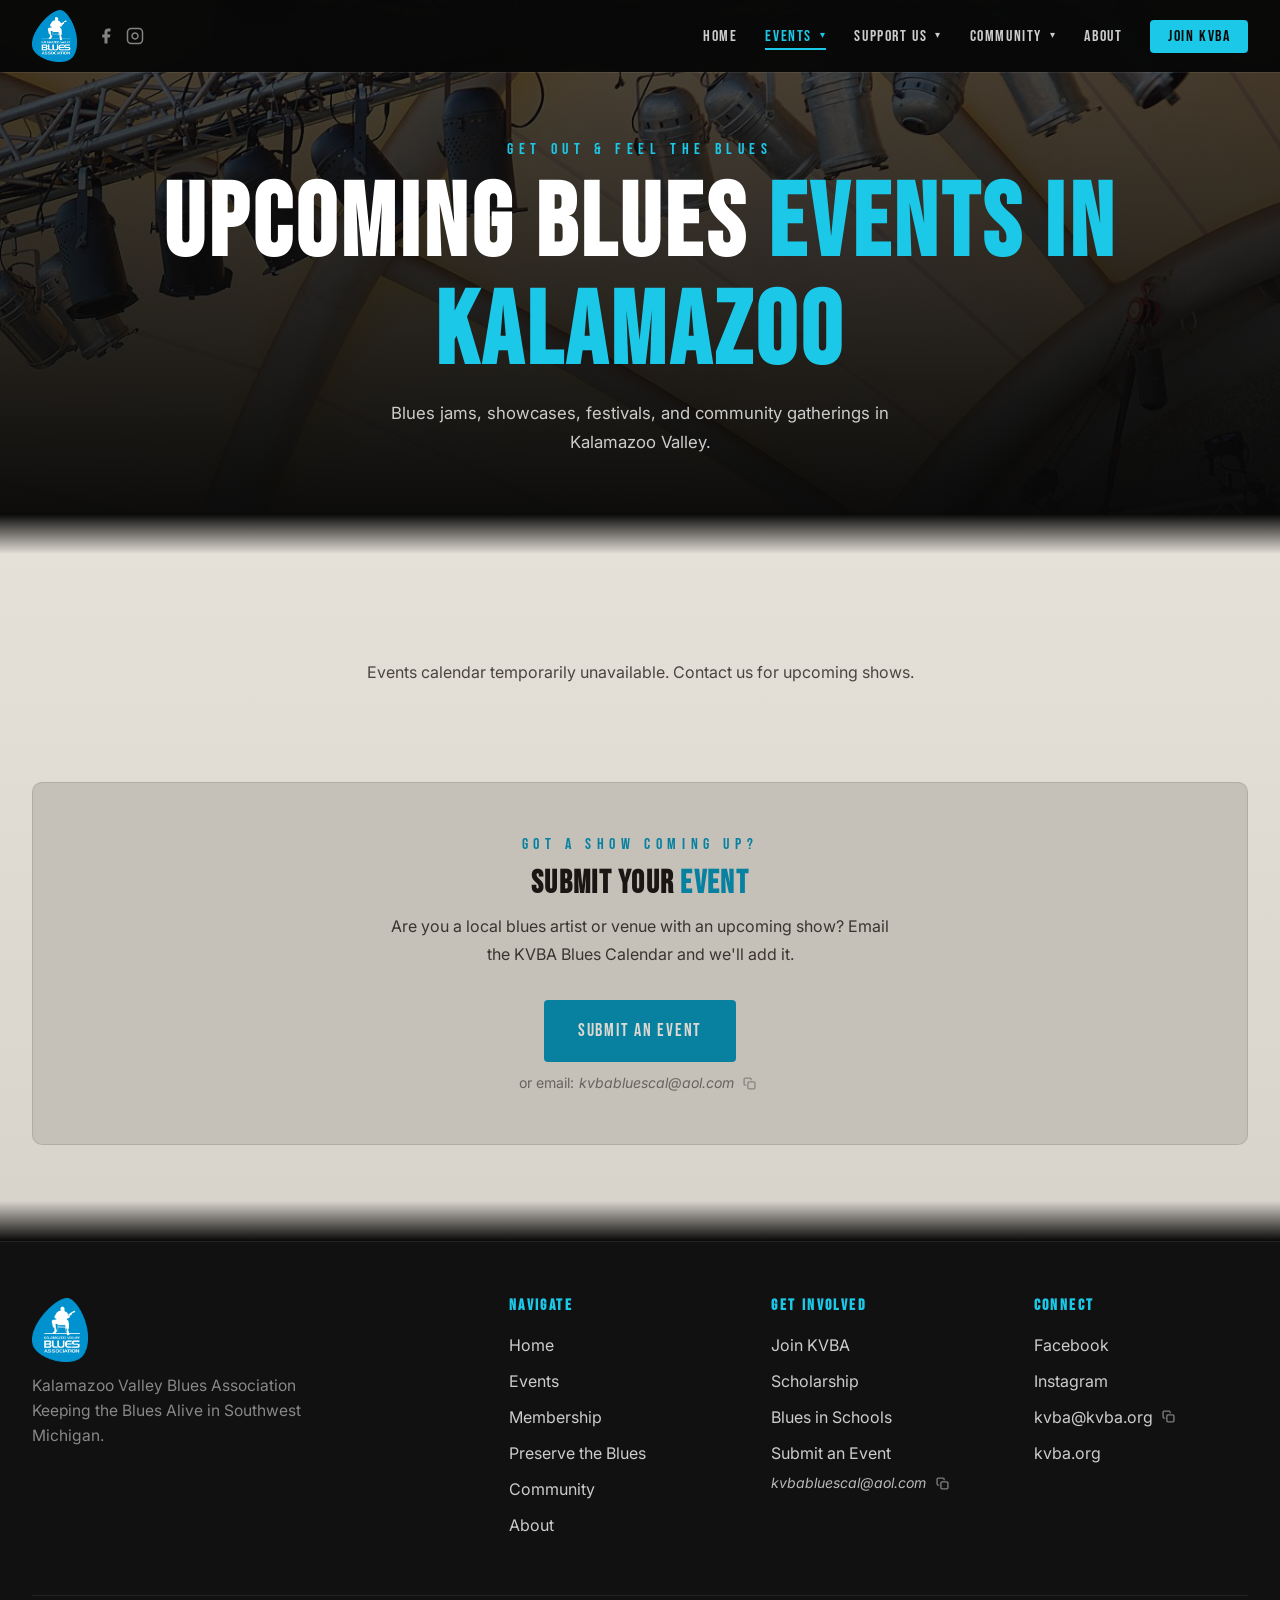
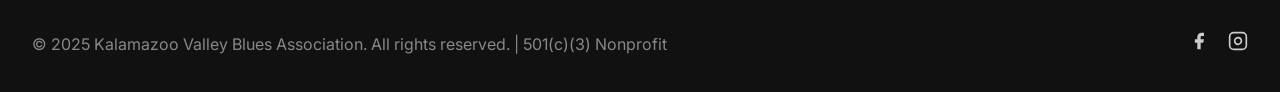
<file: events.html>
<!DOCTYPE html>
<html lang="en">
<head>
  <meta charset="UTF-8" />
  <meta name="viewport" content="width=device-width, initial-scale=1.0" />
  <title>Blues Events in Kalamazoo, MI | KVBA</title>
  <meta name="description" content="Upcoming live blues events, jams, and festivals in Kalamazoo and Southwest Michigan from the Kalamazoo Valley Blues Association." />
  <link rel="preconnect" href="https://fonts.googleapis.com" />
  <link rel="preconnect" href="https://fonts.gstatic.com" crossorigin />
  <link href="https://fonts.googleapis.com/css2?family=Bebas+Neue&family=Inter:wght@300;400;500;600;700&display=swap" rel="stylesheet" />
  <link rel="stylesheet" href="assets/css/style.css" />
  <style>
    .reveal { opacity: 0; transform: translateY(20px); transition: opacity 0.6s ease, transform 0.6s ease; }
    .reveal.visible { opacity: 1; transform: translateY(0); }

    /* Loading spinner */
    .events-loading {
      text-align: center;
      padding: 4rem 0;
      color: var(--gray);
    }
    .events-loading .spinner {
      width: 40px; height: 40px;
      border: 3px solid var(--border);
      border-top-color: var(--blue);
      border-radius: 50%;
      animation: spin 0.8s linear infinite;
      margin: 0 auto 1rem;
    }
    @keyframes spin { to { transform: rotate(360deg); } }

    /* Config notice (shown when Sheet ID not set) */
    .events-config-notice {
      background: var(--bg-3);
      border: 1px solid var(--border);
      border-left: 4px solid var(--blue);
      border-radius: var(--radius);
      padding: 1.5rem 2rem;
      margin-bottom: 2rem;
      display: none;
    }
    .events-config-notice h4 { color: var(--blue); margin-bottom: 0.5rem; }
    .events-config-notice code { background: var(--bg-2); padding: 2px 6px; border-radius: 4px; font-size: 0.85em; }
  </style>
  <!-- Google tag (gtag.js) -->
  <script async src="https://www.googletagmanager.com/gtag/js?id=G-MRCHQHKWJD"></script>
  <script>
    window.dataLayer = window.dataLayer || [];
    function gtag(){dataLayer.push(arguments);}
    gtag('js', new Date());
    gtag('config', 'G-MRCHQHKWJD');
  </script>
</head>
<body>

<!-- ─── NAVBAR ─────────────────────────────────────────────── -->
<nav id="navbar">
  <div class="nav-left">
  <div class="nav-logo">
    <a href="index.html">
      <img src="assets/images/logo-color.png" alt="Kalamazoo Valley Blues Association" class="nav-logo-img" />
    </a>
  </div>
  <div class="nav-social">
    <a href="https://facebook.com/Kzooblues" target="_blank" rel="noopener" aria-label="Facebook">
      <svg width="18" height="18" fill="currentColor" viewBox="0 0 24 24"><path d="M18 2h-3a5 5 0 0 0-5 5v3H7v4h3v8h4v-8h3l1-4h-4V7a1 1 0 0 1 1-1h3z"/></svg>
    </a>
    <a href="https://instagram.com/kzooblues/" target="_blank" rel="noopener" aria-label="Instagram">
      <svg width="18" height="18" fill="none" stroke="currentColor" stroke-width="2" viewBox="0 0 24 24"><rect x="2" y="2" width="20" height="20" rx="5" ry="5"/><path d="M16 11.37A4 4 0 1 1 12.63 8 4 4 0 0 1 16 11.37z"/><line x1="17.5" y1="6.5" x2="17.51" y2="6.5"/></svg>
    </a>
  </div>
</div>
    <ul class="nav-links">
    <li><a href="index.html">Home</a></li>
    <li class="has-dropdown">
      <a href="events.html">Events <span class="nav-arrow">&#9662;</span></a>
      <ul class="dropdown">
        <li><a href="events.html">Upcoming Events</a></li>
        <li><a href="bluesfest.html">Blues Fest 2026</a></li>
        <li><a href="golf.html">Golf Outing</a></li>
      </ul>
    </li>
    <li class="has-dropdown">
      <a href="#">Support Us <span class="nav-arrow">&#9662;</span></a>
      <ul class="dropdown">
        <li><a href="membership.html">Membership</a></li>
        <li><a href="sponsorship.html">Sponsorship</a></li>
      </ul>
    </li>
    <li class="has-dropdown">
      <a href="#">Community <span class="nav-arrow">&#9662;</span></a>
      <ul class="dropdown">
        <li><a href="bands.html">Community Bands</a></li>
        <li><a href="preserve.html">Preserve the Blues</a></li>
        <li><a href="scholarship.html">Scholarship</a></li>
      </ul>
    </li>
    <li><a href="about.html">About</a></li>
    <li><a href="membership.html" class="nav-cta">Join KVBA</a></li>
  </ul>
  <button class="nav-toggle" id="navToggle" aria-label="Toggle menu">☰</button>
</nav>

<!-- ─── PAGE HERO ─────────────────────────────────────────────── -->
<div class="page-hero" style="background-image: linear-gradient(to bottom, rgba(8,8,8,0.7), rgba(8,8,8,0.98)), url('assets/images/622866035_1333232205512903_3604724497939376705_n.jpg'); background-size: cover; background-position: center top;">
  <div class="container">
    <span class="section-label">Get Out &amp; Feel the Blues</span>
    <h1>Upcoming Blues <span class="blue">Events in Kalamazoo</span></h1>
    <p>Blues jams, showcases, festivals, and community gatherings in Kalamazoo Valley.</p>
  </div>
</div>

<!-- ─── EVENTS LIST ─────────────────────────────────────────────── -->
<section class="section-light">
  <div class="container">

    <!-- Config notice (shows if Sheet ID placeholder not replaced) -->
    <div class="events-config-notice" id="eventsConfigNotice">
      <h4>Setup Required</h4>
      <p>Open <code>events.html</code> and replace <code>YOUR_SHEET_ID_HERE</code> with your Google Sheet ID. See the setup guide for details.</p>
    </div>

    <!-- Loading state -->
    <div class="events-loading" id="eventsLoading">
      <div class="spinner"></div>
      <p>Loading events…</p>
    </div>

    <!-- Dynamic events render here -->
    <div id="eventsContainer"></div>

    <!-- Submit event CTA -->
    <div class="text-center mt-3 reveal" id="eventsCTA" style="background: var(--bg-3); border: 1px solid var(--border); border-radius: var(--radius); padding: 3rem 2rem; display:none;">
      <span class="section-label">Got a show coming up?</span>
      <h2 style="font-size:2rem; margin-bottom:0.75rem;">Submit Your <span class="blue">Event</span></h2>
      <p style="color:var(--light); margin-bottom:2rem; max-width:500px; margin-left:auto; margin-right:auto;">Are you a local blues artist or venue with an upcoming show? Email the KVBA Blues Calendar and we'll add it.</p>
      <a href="mailto:kvbabluescal@aol.com?subject=Event Submission" class="btn btn-primary">Submit an Event</a>
    </div>

  </div>
</section>

<!-- ─── FOOTER ─────────────────────────────────────────────── -->
<footer>
  <div class="container">
    <div class="footer-grid">
      <div class="footer-brand">
        <img src="assets/images/logo-color.png" alt="KVBA Logo" class="footer-logo-img" />
        <p>Kalamazoo Valley Blues Association<br>Keeping the Blues Alive in Southwest Michigan.</p>
      </div>
      <div class="footer-col">
        <h4>Navigate</h4>
        <ul>
          <li><a href="index.html">Home</a></li>
          <li><a href="events.html">Events</a></li>
          <li><a href="membership.html">Membership</a></li>
          <li><a href="preserve.html">Preserve the Blues</a></li>
          <li><a href="bands.html">Community</a></li>
          <li><a href="about.html">About</a></li>
        </ul>
      </div>
      <div class="footer-col">
        <h4>Get Involved</h4>
        <ul>
          <li><a href="membership.html">Join KVBA</a></li>
          <li><a href="preserve.html#scholarship">Scholarship</a></li>
          <li><a href="preserve.html#schools">Blues in Schools</a></li>
          <li><a href="mailto:kvbabluescal@aol.com?subject=Event Submission">Submit an Event</a></li>
        </ul>
      </div>
      <div class="footer-col">
        <h4>Connect</h4>
        <ul>
          <li><a href="https://facebook.com/Kzooblues" target="_blank" rel="noopener">Facebook</a></li>
          <li><a href="https://instagram.com/kzooblues/" target="_blank" rel="noopener">Instagram</a></li>
          <li><a href="mailto:kvba@kvba.org">kvba@kvba.org</a></li>
          <li><a href="https://kvba.org">kvba.org</a></li>
        </ul>
      </div>
    </div>
    <div class="footer-bottom">
      <p>&copy; 2025 Kalamazoo Valley Blues Association. All rights reserved. | 501(c)(3) Nonprofit</p>
      <div class="social-links">
        <a href="https://facebook.com/Kzooblues" target="_blank" rel="noopener" aria-label="Facebook">
          <svg width="20" height="20" fill="currentColor" viewBox="0 0 24 24"><path d="M18 2h-3a5 5 0 0 0-5 5v3H7v4h3v8h4v-8h3l1-4h-4V7a1 1 0 0 1 1-1h3z"/></svg>
        </a>
        <a href="https://instagram.com/kzooblues/" target="_blank" rel="noopener" aria-label="Instagram">
          <svg width="20" height="20" fill="none" stroke="currentColor" stroke-width="2" viewBox="0 0 24 24"><rect x="2" y="2" width="20" height="20" rx="5" ry="5"/><path d="M16 11.37A4 4 0 1 1 12.63 8 4 4 0 0 1 16 11.37z"/><line x1="17.5" y1="6.5" x2="17.51" y2="6.5"/></svg>
        </a>
      </div>
    </div>
  </div>
</footer>

<script src="assets/js/main.js"></script>
<script>
// ─────────────────────────────────────────────────────────────────────────────
// KVBA Events — Dynamic loader from Google Sheets
//
// HOW TO CONFIGURE:
//   1. Follow the setup guide to create your Google Sheet + Apps Script
//   2. Replace YOUR_SHEET_ID_HERE below with your actual Google Sheet ID
//      (it's the long string in the sheet's URL between /d/ and /edit)
// ─────────────────────────────────────────────────────────────────────────────
const SHEET_CSV_URL = 'https://docs.google.com/spreadsheets/d/e/2PACX-1vQOcldWiM1e3A2Zy2JS_5fuFvC5lfnXwmVDzy--5yOItgZHX-MjK0LZPuJLB4-aBag_llLeojVKO356/pub?output=csv';

// ─── helpers ────────────────────────────────────────────────────────────────

function escHtml(s) {
  return String(s)
    .replace(/&/g, '&amp;')
    .replace(/</g, '&lt;')
    .replace(/>/g, '&gt;')
    .replace(/"/g, '&quot;');
}

// Only allow http/https URLs — blocks javascript: and data: injection
function safeUrl(url) {
  try {
    const u = new URL(url);
    return (u.protocol === 'https:' || u.protocol === 'http:') ? url : '';
  } catch (e) {
    // Relative URLs (e.g. golf.html) are fine
    return url && !url.includes(':') ? url : '';
  }
}

// Parse a CSV line respecting quoted fields
function parseCSVLine(line) {
  const result = [];
  let cur = '', inQ = false;
  for (let i = 0; i < line.length; i++) {
    const c = line[i];
    if (c === '"') { inQ = !inQ; }
    else if (c === ',' && !inQ) { result.push(cur); cur = ''; }
    else { cur += c; }
  }
  result.push(cur);
  return result;
}

function parseCSV(text) {
  const lines = text.split('\n').filter(l => l.trim());
  if (lines.length < 2) return [];
  const headers = parseCSVLine(lines[0]).map(h => h.trim().toLowerCase().replace(/"/g, ''));
  return lines.slice(1).map(line => {
    const vals = parseCSVLine(line);
    const obj = {};
    headers.forEach((h, i) => obj[h] = (vals[i] || '').trim().replace(/^"|"$/g, ''));
    return obj;
  }).filter(e => e.date && e.date.match(/^\d{4}-\d{2}-\d{2}$/));
}

// ─── render ─────────────────────────────────────────────────────────────────

function renderEvents(events) {
  const container = document.getElementById('eventsContainer');
  const cta       = document.getElementById('eventsCTA');

  if (!events.length) {
    container.innerHTML = `
      <p style="text-align:center; color:var(--gray); padding:3rem 0;">
        No upcoming events listed right now — check back soon!
      </p>`;
    cta.style.display = 'block';
    return;
  }

  // Group by "YYYY-MM" bucket
  const byMonth = {};
  events.forEach(ev => {
    const key = ev.date.substring(0, 7);
    if (!byMonth[key]) {
      const d = new Date(ev.date + 'T12:00:00');
      byMonth[key] = {
        label: d.toLocaleDateString('en-US', { month: 'long', year: 'numeric' }),
        events: []
      };
    }
    byMonth[key].events.push(ev);
  });

  let html = '';
  let isFirst = true;
  for (const bucket of Object.values(byMonth)) {
    html += `<div class="month-header reveal"${isFirst ? '' : ' style="margin-top:4rem;"'}>${escHtml(bucket.label)}</div>`;
    html += '<div class="events-list reveal">';
    for (const ev of bucket.events) {
      const d       = new Date(ev.date + 'T12:00:00');
      const dayNum  = d.getDate();
      const monAbbr = d.toLocaleDateString('en-US', { month: 'short' }).toUpperCase();
      const venue   = ev.venue || '';
      const city    = ev.city  || '';
      const loc     = venue + (venue && city ? ', ' : '') + city;
      const linkO   = safeUrl(ev.url) ? `<a href="${escHtml(safeUrl(ev.url))}" target="_blank" rel="noopener" style="text-decoration:none;color:inherit;">` : '';
      const linkC   = ev.url ? '</a>' : '';
      html += `
        <div class="event-card-lg">
          <div class="event-date"><span class="day">${dayNum}</span><span class="month">${monAbbr}</span></div>
          <div class="event-info">
            <h3>${linkO}${escHtml(ev.title)}${linkC}</h3>
            <div class="event-meta">
              ${ev.time ? `<span class="time">&#9201; ${escHtml(ev.time)}</span>` : ''}
              ${loc     ? `<span class="venue">&#128205; ${escHtml(loc)}</span>` : ''}
            </div>
          </div>
        </div>`;
    }
    html += '</div>';
    isFirst = false;
  }

  container.innerHTML = html;
  cta.style.display = 'block';

  // Re-trigger scroll reveals for dynamically added elements
  const revealEls = container.querySelectorAll('.reveal');
  const observer  = new IntersectionObserver(entries => {
    entries.forEach(e => { if (e.isIntersecting) { e.target.classList.add('visible'); observer.unobserve(e.target); } });
  }, { threshold: 0.1 });
  revealEls.forEach(el => {
    if (el.getBoundingClientRect().top < window.innerHeight) {
      el.classList.add('visible');
    } else {
      observer.observe(el);
    }
  });
}

// ─── main ────────────────────────────────────────────────────────────────────

async function loadEvents() {
  const loading = document.getElementById('eventsLoading');
  const notice  = document.getElementById('eventsConfigNotice');

  try {
    const res  = await fetch(SHEET_CSV_URL);
    if (!res.ok) throw new Error(`HTTP ${res.status}`);
    const text = await res.text();

    const today = new Date();
    today.setHours(0, 0, 0, 0);

    const all = parseCSV(text);
    const upcoming = all
      .filter(ev => new Date(ev.date + 'T12:00:00') >= today)
      .sort((a, b) => a.date.localeCompare(b.date));

    loading.style.display = 'none';
    renderEvents(upcoming);

  } catch (err) {
    console.error('Events load error:', err);
    loading.style.display = 'none';
    document.getElementById('eventsContainer').innerHTML = `
      <p style="text-align:center; color:var(--gray); padding:3rem 0;">
        Events calendar temporarily unavailable.
        <a href="mailto:kvba@kvba.org">Contact us</a> for upcoming shows.
      </p>`;
    document.getElementById('eventsCTA').style.display = 'block';
  }
}

loadEvents();
</script>
</body>
</html>
</file>
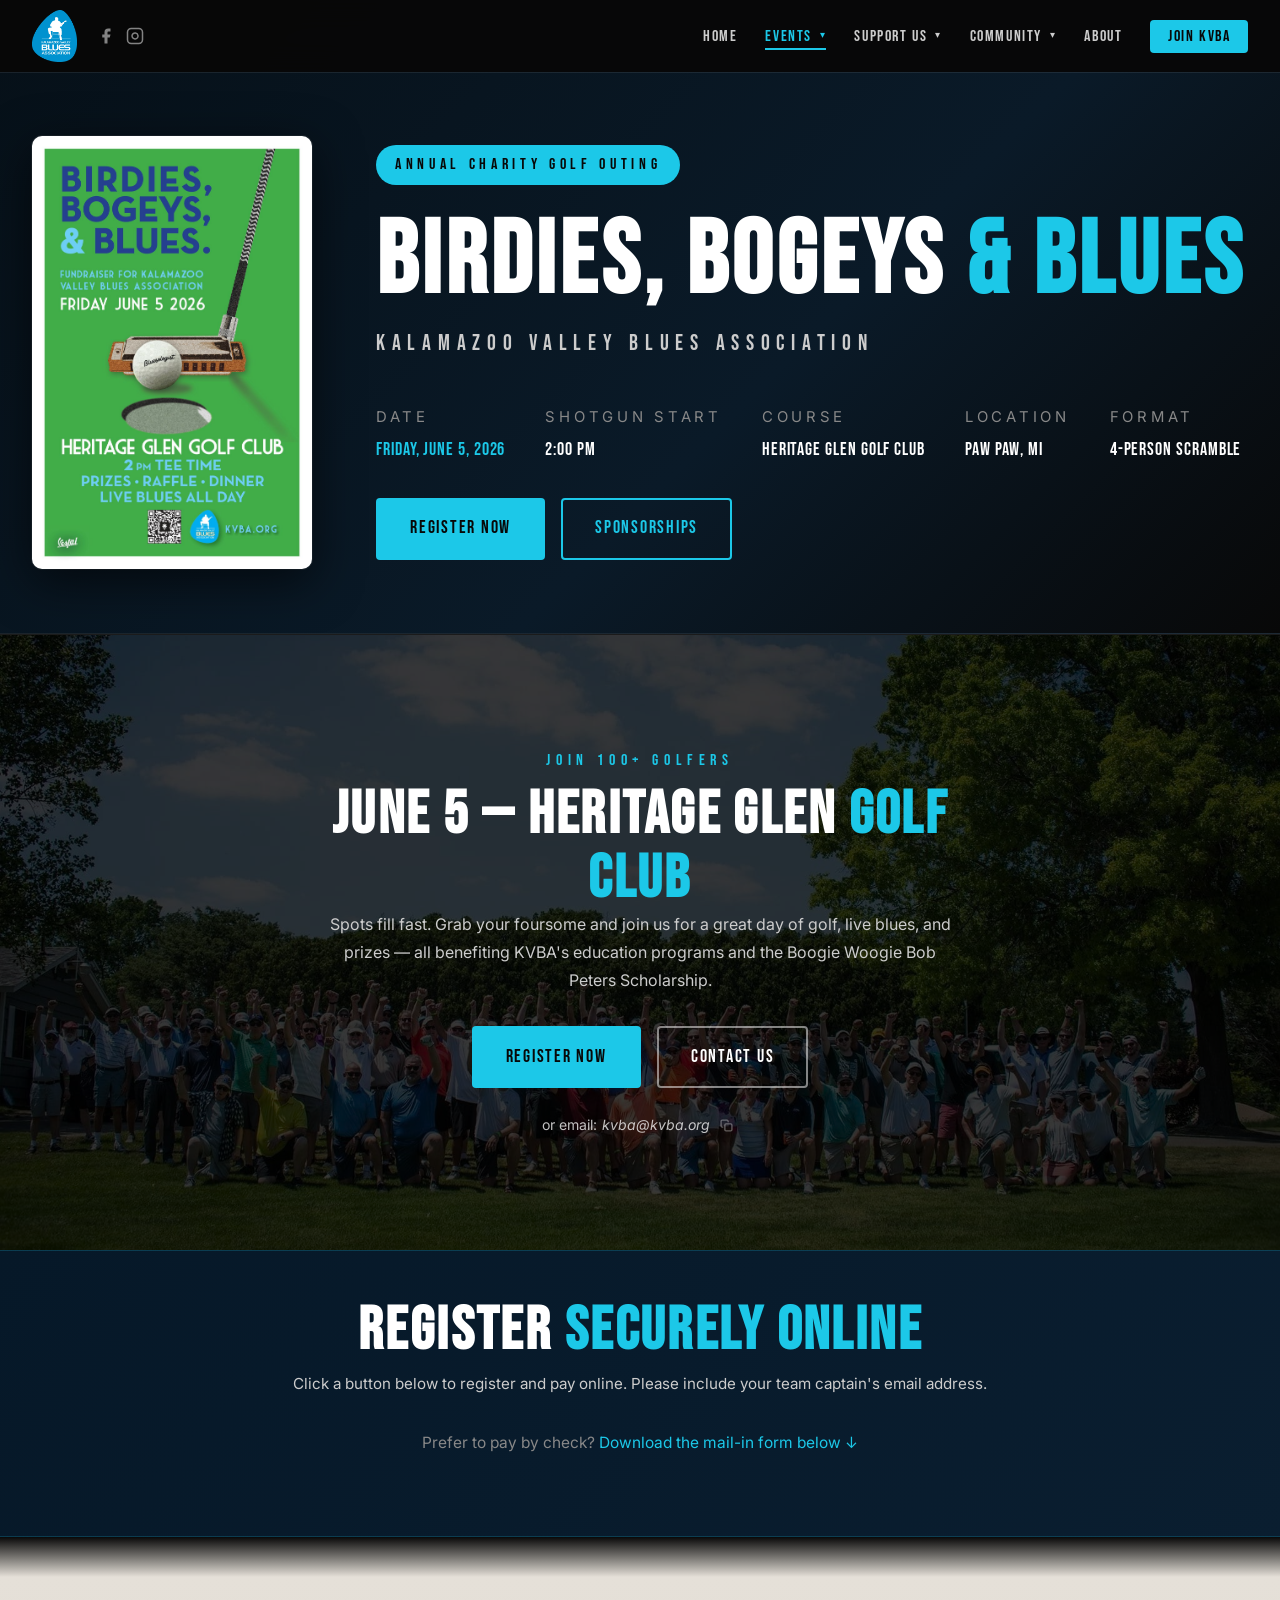
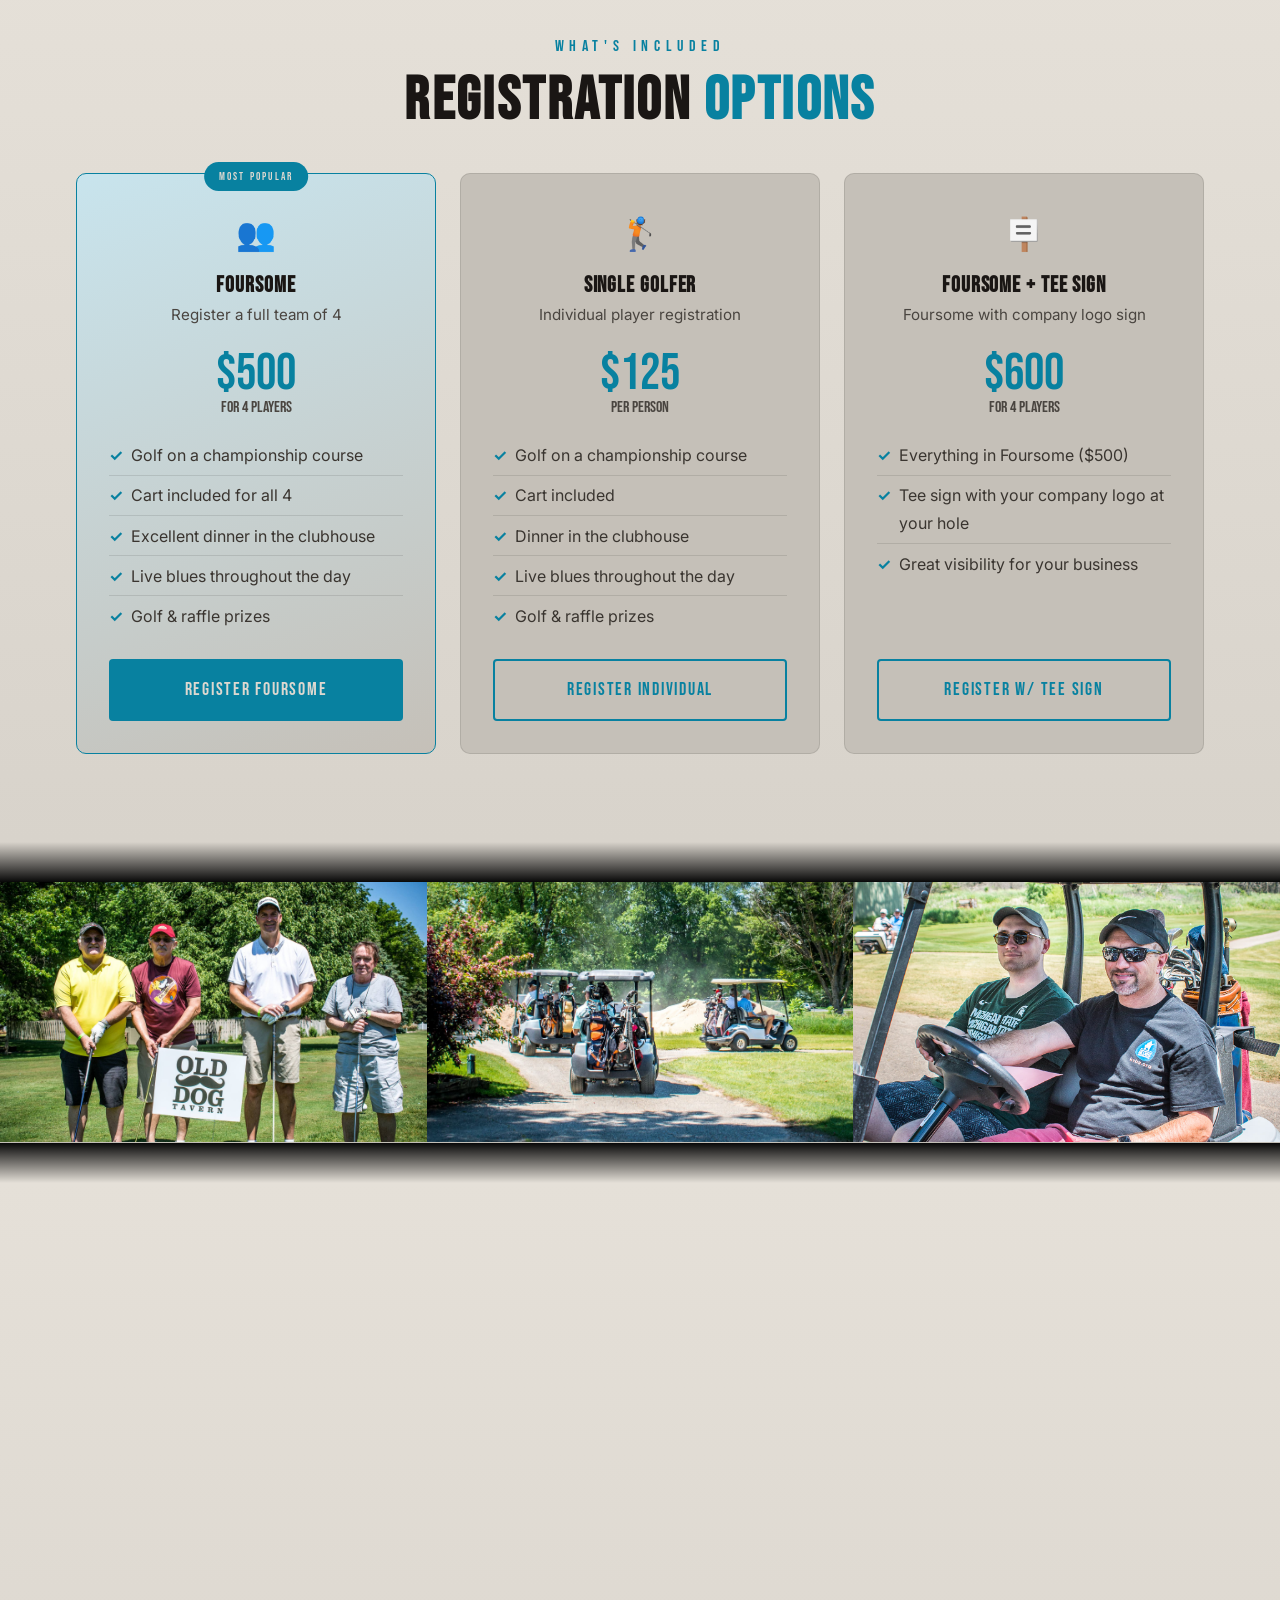
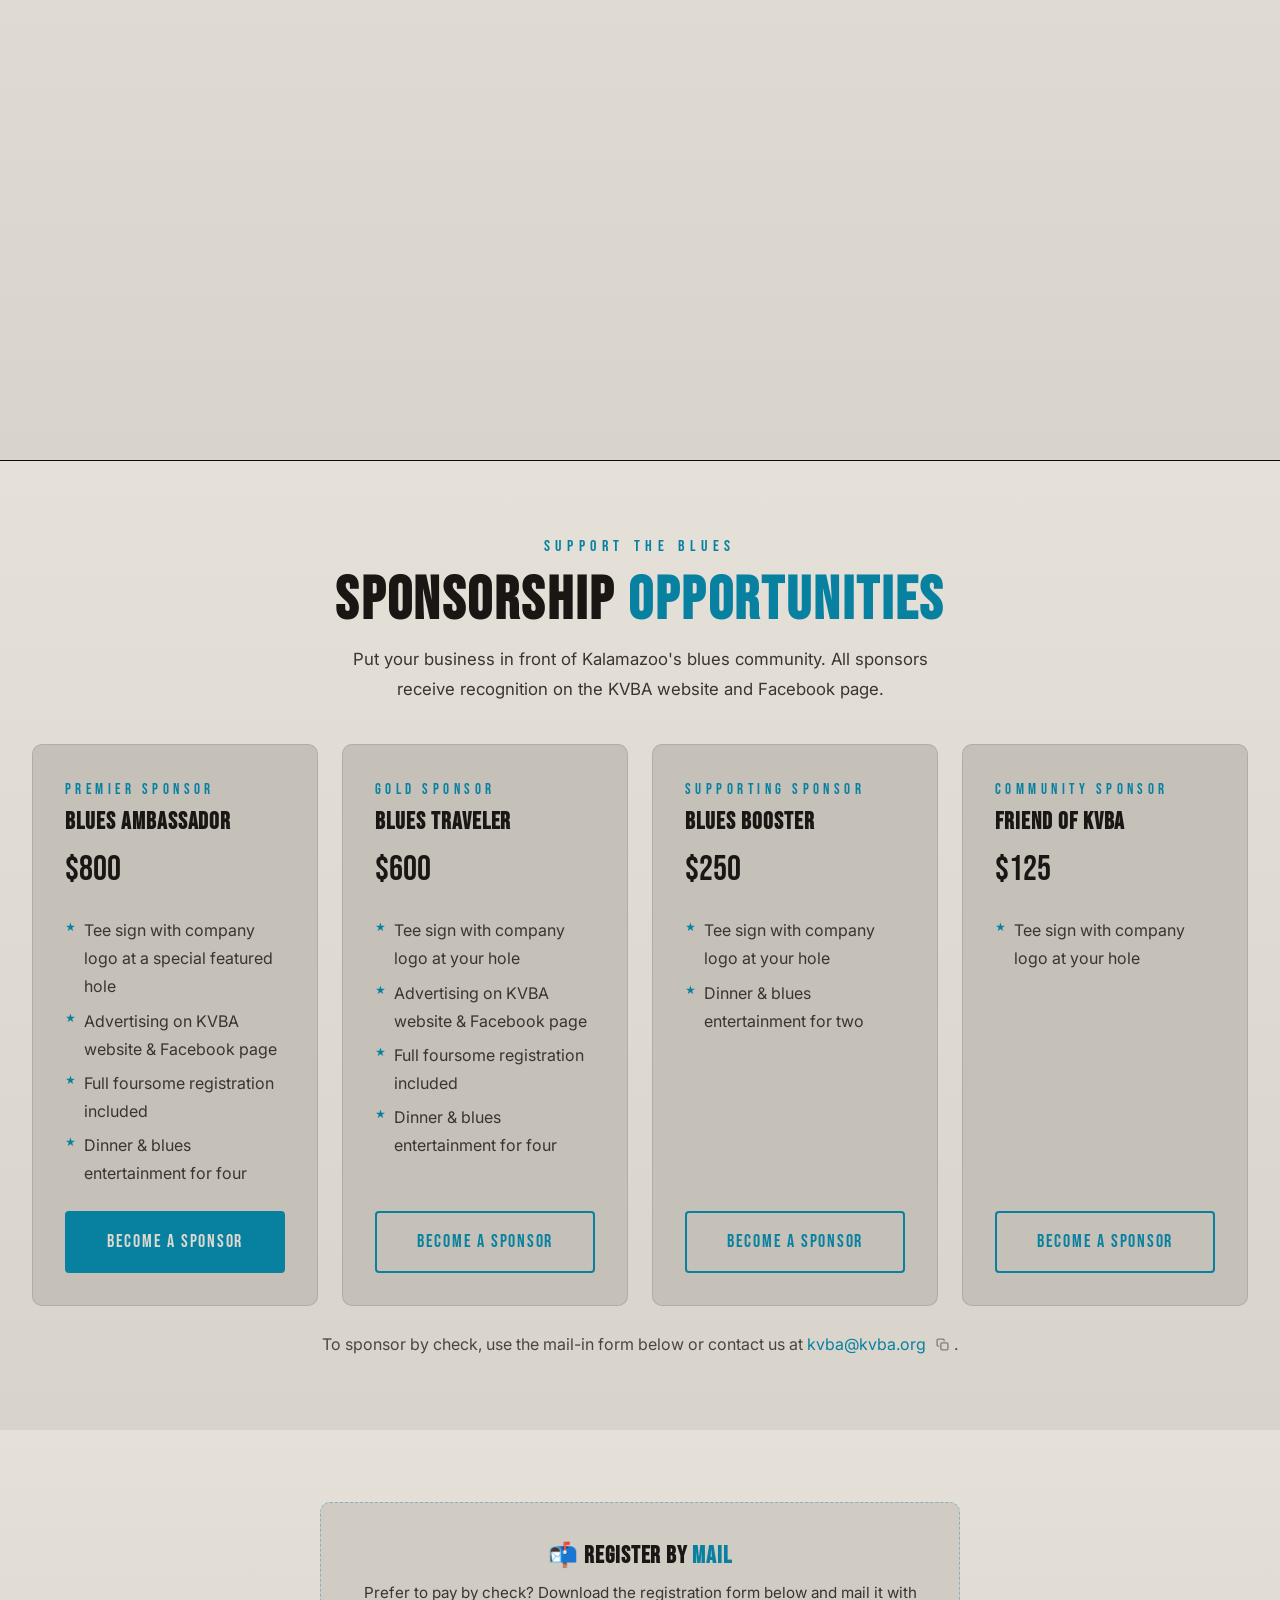
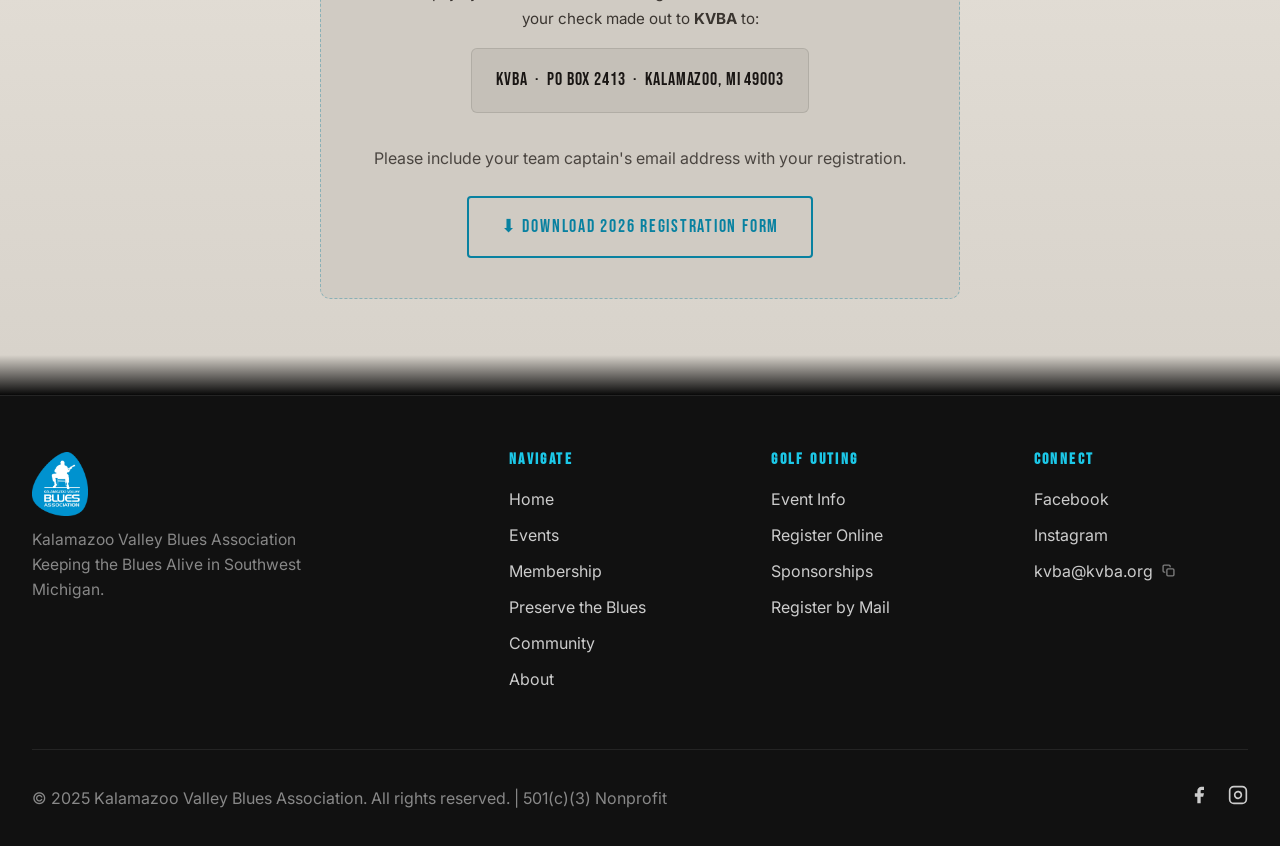
<file: golf.html>
<!DOCTYPE html>
<html lang="en">
<head>
  <meta charset="UTF-8" />
  <meta name="viewport" content="width=device-width, initial-scale=1.0" />
  <title>Birdies, Bogeys &amp; Blues Golf Outing | KVBA</title>
  <meta name="description" content="Join KVBA for Birdies, Bogeys & Blues — Friday June 5, 2026 at Heritage Glen Golf Club in Paw Paw, MI. Golf, dinner, live blues music, and great prizes in Southwest Michigan." />
  <link rel="preconnect" href="https://fonts.googleapis.com" />
  <link rel="preconnect" href="https://fonts.gstatic.com" crossorigin />
  <link href="https://fonts.googleapis.com/css2?family=Bebas+Neue&family=Inter:wght@300;400;500;600;700&display=swap" rel="stylesheet" />
  <link rel="stylesheet" href="assets/css/style.css" />
  <style>
    .reveal { opacity: 0; transform: translateY(20px); transition: opacity 0.6s ease, transform 0.6s ease; }
    .reveal.visible { opacity: 1; transform: translateY(0); }

    /* ── Golf hero ── */
    .golf-hero {
      padding: calc(var(--nav-h) + 4rem) 0 4rem;
      background: linear-gradient(135deg, #061018 0%, #0a1a28 60%, var(--bg) 100%);
      border-bottom: 1px solid var(--border);
      position: relative;
      overflow: hidden;
    }
    .golf-hero-inner {
      display: grid; grid-template-columns: auto 1fr;
      gap: 4rem; align-items: center;
    }
    .golf-poster {
      width: 280px; flex-shrink: 0;
      border-radius: var(--radius); overflow: hidden;
      box-shadow: 0 12px 48px rgba(0,0,0,0.6), 0 0 0 1px rgba(255,255,255,0.07);
    }
    .golf-poster img { width: 100%; height: auto; display: block; }
    .golf-hero-text { text-align: left; }
    .event-badge {
      display: inline-block; background: var(--blue); color: var(--bg);
      font-family: var(--heading); font-size: 0.97rem; letter-spacing: 0.3em;
      padding: 0.4rem 1.2rem; border-radius: 20px; margin-bottom: 1.5rem;
    }
    .golf-hero-text h1 { margin-bottom: 0.5rem; }
    .golf-tagline {
      font-family: var(--heading); font-size: clamp(1rem, 2vw, 1.4rem);
      letter-spacing: 0.3em; color: var(--light); margin-bottom: 2.5rem;
    }
    .event-details-bar {
      display: flex; justify-content: flex-start; gap: 2.5rem;
      flex-wrap: wrap; margin-top: 0.5rem; margin-bottom: 2rem;
    }
    .event-detail { display: flex; flex-direction: column; align-items: flex-start; gap: 0.25rem; }
    .event-detail .label { font-size: 0.93rem; letter-spacing: 0.25em; text-transform: uppercase; color: var(--gray); }
    .event-detail .value { font-family: var(--heading); font-size: 1.15rem; color: var(--white); letter-spacing: 0.05em; }
    .event-detail .value.blue { color: var(--blue); }
    @media (max-width: 860px) {
      .golf-hero-inner { grid-template-columns: 1fr; text-align: center; gap: 2rem; }
      .golf-poster { width: 220px; margin: 0 auto; }
      .golf-hero-text { text-align: center; }
      .event-details-bar { justify-content: center; }
      .event-detail { align-items: center; }
    }

    /* ── Past outing photo strip ── */
    .photo-strip {
      display: grid; grid-template-columns: repeat(3, 1fr);
      gap: 0; overflow: hidden;
    }
    .photo-strip-item { height: 260px; overflow: hidden; position: relative; }
    .photo-strip-item img { width: 100%; height: 100%; object-fit: cover; display: block; transition: transform 0.5s ease; }
    .photo-strip-item:hover img { transform: scale(1.04); }
    @media (max-width: 640px) {
      .photo-strip { grid-template-columns: 1fr; }
      .photo-strip-item { height: 200px; }
    }

    /* ── Register buttons ── */
    .register-strip {
      background: linear-gradient(135deg, #061828 0%, #0a1e30 100%);
      border-top: 1px solid rgba(28,200,232,0.2);
      border-bottom: 1px solid rgba(28,200,232,0.2);
      padding: 3rem 0; text-align: center;
    }
    .register-strip h2 { margin-bottom: 0.5rem; }
    .register-strip p  { color: var(--light); margin-bottom: 2rem; font-size: 0.95rem; }
    .register-buttons  { display: flex; gap: 1rem; justify-content: center; flex-wrap: wrap; }

    /* ── Pricing grid ── */
    .pricing-grid {
      display: grid; grid-template-columns: repeat(3, minmax(0, 360px));
      justify-content: center; gap: 1.5rem; margin-bottom: 2rem;
    }
    @media (max-width: 860px) { .pricing-grid { grid-template-columns: repeat(2, minmax(0, 360px)); } }
    @media (max-width: 560px) { .pricing-grid { grid-template-columns: 1fr; } }
    .pricing-card {
      background: var(--bg-3); border: 1px solid var(--border);
      border-radius: var(--radius); padding: 2rem; text-align: center;
      display: flex; flex-direction: column;
      transition: transform var(--ease), box-shadow var(--ease), border-color var(--ease);
    }
    .pricing-card:hover { transform: translateY(-4px); box-shadow: 0 14px 36px var(--blue-glow); border-color: rgba(28,200,232,0.3); }
    .pricing-card.featured {
      border-color: var(--blue);
      background: linear-gradient(160deg, #0b1a28 0%, var(--bg-3) 100%);
      position: relative;
    }
    .popular-badge {
      position: absolute; top: -12px; left: 50%; transform: translateX(-50%);
      background: var(--blue); color: var(--bg); font-family: var(--heading);
      font-size: 0.7rem; letter-spacing: 0.2em; padding: 0.3rem 0.9rem; border-radius: 20px;
      white-space: nowrap;
    }
    .pricing-icon   { font-size: 2rem; margin-bottom: 0.75rem; }
    .pricing-card h3 { font-size: 1.4rem; margin-bottom: 0.25rem; }
    .pricing-card .sub { color: var(--gray); font-size: 0.95rem; margin-bottom: 0.75rem; }
    .pricing-amount {
      font-family: var(--heading); font-size: 3.2rem; color: var(--blue);
      line-height: 1; margin: 0.5rem 0 0.25rem;
    }
    .pricing-amount span { font-size: 1rem; color: var(--gray); display: block; }
    .pricing-includes {
      list-style: none; text-align: left; margin: 1rem 0 1.5rem; flex: 1;
    }
    .pricing-includes li {
      font-size: 1rem; color: var(--light); padding: 0.35rem 0;
      border-bottom: 1px solid var(--border);
      display: flex; gap: 0.5rem; align-items: flex-start;
    }
    .pricing-includes li:last-child { border-bottom: none; }
    .pricing-includes li::before { content: '✓'; color: var(--blue); flex-shrink: 0; font-weight: 700; }

    /* ── Schedule ── */
    .schedule-list { display: flex; flex-direction: column; gap: 0; max-width: 640px; margin: 0 auto; }
    .schedule-item {
      display: flex; gap: 2rem; padding: 1.5rem 0;
      border-bottom: 1px solid var(--border); align-items: flex-start;
    }
    .schedule-item:last-child { border-bottom: none; }
    .schedule-time {
      font-family: var(--heading); font-size: 1.2rem; color: var(--blue);
      min-width: 90px; flex-shrink: 0; padding-top: 2px;
    }
    .schedule-event h4 { font-family: var(--heading); font-size: 1.2rem; margin-bottom: 0.25rem; }
    .schedule-event p  { color: var(--light); font-size: 0.9rem; }

    /* ── Sponsorship ── */
    .sponsor-grid {
      display: grid; grid-template-columns: repeat(auto-fill, minmax(260px, 1fr));
      gap: 1.5rem;
    }
    .sponsor-card {
      background: var(--bg-3); border: 1px solid var(--border);
      border-radius: var(--radius); padding: 2rem;
      display: flex; flex-direction: column;
      transition: transform var(--ease), border-color var(--ease);
    }
    .sponsor-card:hover { transform: translateY(-3px); border-color: rgba(28,200,232,0.35); }
    .sponsor-level {
      font-family: var(--heading); font-size: 0.93rem; letter-spacing: 0.3em;
      color: var(--blue); text-transform: uppercase; margin-bottom: 0.4rem; display: block;
    }
    .sponsor-card h3   { font-size: 1.5rem; margin-bottom: 0.25rem; }
    .sponsor-price-tag { font-family: var(--heading); font-size: 2.2rem; color: var(--white); margin-bottom: 1rem; }
    .sponsor-card ul   { list-style: none; flex: 1; display: flex; flex-direction: column; gap: 0.4rem; margin-bottom: 1.5rem; }
    .sponsor-card li   { font-size: 1rem; color: var(--light); display: flex; gap: 0.5rem; }
    .sponsor-card li::before { content: '★'; color: var(--blue); font-size: 0.65rem; flex-shrink: 0; margin-top: 3px; }

    /* ── Light-section overrides ── */
    .section-light .pricing-card.featured {
      background: linear-gradient(160deg, #c8e4ed 0%, var(--bg-3) 100%);
    }
    .section-light .payment-note {
      background: var(--bg-2); border-color: rgba(8,129,160,0.35);
    }
    .section-light .payment-note .address {
      background: var(--bg-3); border-color: var(--border);
    }

    /* ── Mail form / payment note ── */
    .payment-note {
      background: var(--bg-3); border: 1px dashed rgba(28,200,232,0.3);
      border-radius: var(--radius); padding: 2.5rem; text-align: center; max-width: 640px; margin: 0 auto;
    }
    .payment-note h3 { font-size: 1.5rem; margin-bottom: 0.75rem; }
    .payment-note p  { color: var(--light); font-size: 0.95rem; line-height: 1.7; }
    .payment-note .address {
      background: var(--bg-2); border: 1px solid var(--border);
      border-radius: 6px; padding: 1rem 1.5rem; margin: 1rem auto;
      display: inline-block; font-family: var(--heading); font-size: 1.1rem;
      letter-spacing: 0.05em; color: var(--white);
    }
  </style>
  <!-- Google tag (gtag.js) -->
  <script async src="https://www.googletagmanager.com/gtag/js?id=G-MRCHQHKWJD"></script>
  <script>
    window.dataLayer = window.dataLayer || [];
    function gtag(){dataLayer.push(arguments);}
    gtag('js', new Date());
    gtag('config', 'G-MRCHQHKWJD');
  </script>
</head>
<body>

<!-- ─── NAVBAR ─────────────────────────────────────────────── -->
<nav id="navbar">
  <div class="nav-left">
  <div class="nav-logo">
    <a href="index.html">
      <img src="assets/images/logo-color.png" alt="Kalamazoo Valley Blues Association" class="nav-logo-img" />
    </a>
  </div>
  <div class="nav-social">
    <a href="https://facebook.com/Kzooblues" target="_blank" rel="noopener" aria-label="Facebook">
      <svg width="18" height="18" fill="currentColor" viewBox="0 0 24 24"><path d="M18 2h-3a5 5 0 0 0-5 5v3H7v4h3v8h4v-8h3l1-4h-4V7a1 1 0 0 1 1-1h3z"/></svg>
    </a>
    <a href="https://instagram.com/kzooblues/" target="_blank" rel="noopener" aria-label="Instagram">
      <svg width="18" height="18" fill="none" stroke="currentColor" stroke-width="2" viewBox="0 0 24 24"><rect x="2" y="2" width="20" height="20" rx="5" ry="5"/><path d="M16 11.37A4 4 0 1 1 12.63 8 4 4 0 0 1 16 11.37z"/><line x1="17.5" y1="6.5" x2="17.51" y2="6.5"/></svg>
    </a>
  </div>
</div>
    <ul class="nav-links">
    <li><a href="index.html">Home</a></li>
    <li class="has-dropdown">
      <a href="events.html">Events <span class="nav-arrow">&#9662;</span></a>
      <ul class="dropdown">
        <li><a href="events.html">Upcoming Events</a></li>
        <li><a href="bluesfest.html">Blues Fest 2026</a></li>
        <li><a href="golf.html">Golf Outing</a></li>
      </ul>
    </li>
    <li class="has-dropdown">
      <a href="#">Support Us <span class="nav-arrow">&#9662;</span></a>
      <ul class="dropdown">
        <li><a href="membership.html">Membership</a></li>
        <li><a href="sponsorship.html">Sponsorship</a></li>
      </ul>
    </li>
    <li class="has-dropdown">
      <a href="#">Community <span class="nav-arrow">&#9662;</span></a>
      <ul class="dropdown">
        <li><a href="bands.html">Community Bands</a></li>
        <li><a href="preserve.html">Preserve the Blues</a></li>
        <li><a href="scholarship.html">Scholarship</a></li>
      </ul>
    </li>
    <li><a href="about.html">About</a></li>
    <li><a href="membership.html" class="nav-cta">Join KVBA</a></li>
  </ul>
  <button class="nav-toggle" id="navToggle" aria-label="Toggle menu">☰</button>
</nav>

<!-- ─── HERO ─────────────────────────────────────────────── -->
<div class="golf-hero">
  <div class="container">
    <div class="golf-hero-inner reveal">
      <div class="golf-poster">
        <img src="Images/golf_outing_poster.jpg" alt="Birdies, Bogeys & Blues 2026 Poster" />
      </div>
      <div class="golf-hero-text">
        <div class="event-badge">Annual Charity Golf Outing</div>
        <h1>Birdies, Bogeys <span class="blue">&amp; Blues</span></h1>
        <p class="golf-tagline">Kalamazoo Valley Blues Association</p>
        <div class="event-details-bar">
          <div class="event-detail">
            <span class="label">Date</span>
            <span class="value blue">Friday, June 5, 2026</span>
          </div>
          <div class="event-detail">
            <span class="label">Shotgun Start</span>
            <span class="value">2:00 PM</span>
          </div>
          <div class="event-detail">
            <span class="label">Course</span>
            <span class="value">Heritage Glen Golf Club</span>
          </div>
          <div class="event-detail">
            <span class="label">Location</span>
            <span class="value">Paw Paw, MI</span>
          </div>
          <div class="event-detail">
            <span class="label">Format</span>
            <span class="value">4-Person Scramble</span>
          </div>
        </div>
        <div style="display:flex; gap:1rem; flex-wrap:wrap;">
          <a href="#registration" class="btn btn-primary">Register Now</a>
          <a href="#sponsorships" class="btn btn-blue-outline">Sponsorships</a>
        </div>
      </div>
    </div>
  </div>
</div>

<!-- ─── GROUP PHOTO CTA ─────────────────────────────────────────────── -->
<section style="position:relative; border-top:1px solid var(--border); text-align:center; overflow:hidden; padding:7rem 0;">
  <img src="Images/487296823_1085717473597712_3491643075084441612_n.jpg" alt="KVBA Golf Outing group photo"
       style="position:absolute; inset:0; width:100%; height:100%; object-fit:cover; object-position:center 30%; filter:brightness(0.22); z-index:0;" />
  <div class="container" style="position:relative; z-index:1;">
    <div class="reveal" style="max-width:640px; margin:0 auto;">
      <span class="section-label">Join 100+ Golfers</span>
      <h2>June 5 — Heritage Glen <span class="blue">Golf Club</span></h2>
      <p style="color:var(--light); margin-bottom:2rem;">Spots fill fast. Grab your foursome and join us for a great day of golf, live blues, and prizes — all benefiting KVBA's education programs and the Boogie Woogie Bob Peters Scholarship.</p>
      <div style="display:flex; gap:1rem; justify-content:center; flex-wrap:wrap;">
        <a href="#registration" class="btn btn-primary">Register Now</a>
        <a href="mailto:kvba@kvba.org?subject=Golf Outing Question" class="btn btn-outline">Contact Us</a>
      </div>
    </div>
  </div>
</section>

<!-- ─── REGISTER NOW STRIP ─────────────────────────────────────────────── -->
<div class="register-strip">
  <div class="container">
    <h2>Register <span class="blue">Securely Online</span></h2>
    <p>Click a button below to register and pay online. Please include your team captain's email address.</p>
    <p style="margin-top:1.5rem; font-size:0.97rem; color:var(--gray);">Prefer to pay by check? <a href="#mail" style="color:var(--blue);">Download the mail-in form below ↓</a></p>
  </div>
</div>

<!-- ─── PRICING DETAIL ─────────────────────────────────────────────── -->
<section id="registration" class="section-light">
  <div class="container">
    <div class="section-header reveal">
      <span class="section-label">What's Included</span>
      <h2>Registration <span class="blue">Options</span></h2>
    </div>
    <div class="pricing-grid reveal">

      <div class="pricing-card featured">
        <span class="popular-badge">MOST POPULAR</span>
        <div class="pricing-icon">👥</div>
        <h3>Foursome</h3>
        <p class="sub">Register a full team of 4</p>
        <div class="pricing-amount">$500<span>for 4 players</span></div>
        <ul class="pricing-includes">
          <li>Golf on a championship course</li>
          <li>Cart included for all 4</li>
          <li>Excellent dinner in the clubhouse</li>
          <li>Live blues throughout the day</li>
          <li>Golf &amp; raffle prizes</li>
        </ul>
        <a href="https://checkout.square.site/merchant/CATDS6CR09XSK/checkout/3UHT2DD5TOBXSM2E2TCH2WP5" class="btn btn-primary" style="width:100%; justify-content:center;">Register Foursome</a>
      </div>

      <div class="pricing-card">
        <div class="pricing-icon">🏌️</div>
        <h3>Single Golfer</h3>
        <p class="sub">Individual player registration</p>
        <div class="pricing-amount">$125<span>per person</span></div>
        <ul class="pricing-includes">
          <li>Golf on a championship course</li>
          <li>Cart included</li>
          <li>Dinner in the clubhouse</li>
          <li>Live blues throughout the day</li>
          <li>Golf &amp; raffle prizes</li>
        </ul>
        <a href="https://checkout.square.site/merchant/CATDS6CR09XSK/checkout/H3FICOMZ662NQGTAJOU2YJMM" class="btn btn-blue-outline" style="width:100%; justify-content:center;">Register Individual</a>
      </div>

      <div class="pricing-card">
        <div class="pricing-icon">🪧</div>
        <h3>Foursome + Tee Sign</h3>
        <p class="sub">Foursome with company logo sign</p>
        <div class="pricing-amount">$600<span>for 4 players</span></div>
        <ul class="pricing-includes">
          <li>Everything in Foursome ($500)</li>
          <li>Tee sign with your company logo at your hole</li>
          <li>Great visibility for your business</li>
        </ul>
        <a href="https://checkout.square.site/merchant/CATDS6CR09XSK/checkout/EQMOKKEJDNT7XFZEZZK6OGHQ" class="btn btn-blue-outline" style="width:100%; justify-content:center;">Register w/ Tee Sign</a>
      </div>

    </div>
  </div>
</section>

<!-- ─── PHOTO STRIP ─────────────────────────────────────────────── -->
<div class="photo-strip">
  <div class="photo-strip-item">
    <img src="Images/481017312_10170769700210052_4923676997409406074_n.jpg" alt="Foursome at the tee" />
  </div>
  <div class="photo-strip-item">
    <img src="Images/480855371_10170769699045052_5440688658712119794_n.jpg" alt="Golf carts heading out" />
  </div>
  <div class="photo-strip-item">
    <img src="Images/481157829_10170769700850052_8161080732023217652_n.jpg" alt="Golfers on the course" />
  </div>
</div>

<!-- ─── SCHEDULE ─────────────────────────────────────────────── -->
<section class="section-light" style="border-top:1px solid var(--border); border-bottom:1px solid var(--border);">
  <div class="container">
    <div class="section-header reveal">
      <span class="section-label">Friday, June 5, 2026</span>
      <h2>Schedule of <span class="blue">Events</span></h2>
    </div>
    <div class="schedule-list reveal">
      <div class="schedule-item">
        <div class="schedule-time">12:30 PM</div>
        <div class="schedule-event">
          <h4>Registration &amp; Warm-Up</h4>
          <p>Check in, collect your cart, and warm up on the range. Range balls provided. Lunch available on your own at the clubhouse.</p>
        </div>
      </div>
      <div class="schedule-item">
        <div class="schedule-time">2:00 PM</div>
        <div class="schedule-event">
          <h4>Shotgun Tee Off</h4>
          <p>Scramble format — teams of four. All skill levels welcome. Live blues music on the course throughout the round.</p>
        </div>
      </div>
      <div class="schedule-item">
        <div class="schedule-time">7:00 PM</div>
        <div class="schedule-event">
          <h4>Dinner &amp; Awards</h4>
          <p>Dinner served in the clubhouse followed by the awarding of golf prizes and raffle prizes. A great way to close a great day.</p>
        </div>
      </div>
    </div>
    <div style="text-align:center; margin-top:3rem;" class="reveal">
      <div style="background:var(--bg-3); border:1px solid var(--border); border-radius:var(--radius); padding:1.75rem 2.5rem; display:inline-block;">
        <img src="Images/heritage_glenn_logo.webp" alt="Heritage Glen Golf Club" style="height:56px; width:auto; margin:0 auto 1rem; display:block; filter:brightness(0.95);" />
        <p style="color:var(--light); font-size:0.9rem; margin-bottom:0.5rem;">29795 Heritage Ln., Paw Paw, MI</p>
        <a href="https://maps.google.com/?q=29795+Heritage+Ln+Paw+Paw+MI" target="_blank" rel="noopener"
           style="color:var(--blue); font-size:0.97rem;">Get Directions →</a>
      </div>
    </div>
  </div>
</section>

<!-- ─── SPONSORSHIPS ─────────────────────────────────────────────── -->
<section id="sponsorships" class="section-light">
  <div class="container">
    <div class="section-header reveal">
      <span class="section-label">Support the Blues</span>
      <h2>Sponsorship <span class="blue">Opportunities</span></h2>
      <p>Put your business in front of Kalamazoo's blues community. All sponsors receive recognition on the KVBA website and Facebook page.</p>
    </div>
    <div class="sponsor-grid reveal">

      <div class="sponsor-card">
        <span class="sponsor-level">Premier Sponsor</span>
        <h3>Blues Ambassador</h3>
        <div class="sponsor-price-tag">$800</div>
        <ul>
          <li>Tee sign with company logo at a special featured hole</li>
          <li>Advertising on KVBA website &amp; Facebook page</li>
          <li>Full foursome registration included</li>
          <li>Dinner &amp; blues entertainment for four</li>
        </ul>
        <a href="https://checkout.square.site/merchant/CATDS6CR09XSK/checkout/4XXS6UKI6YUYSFNZLVUTBBFJ" class="btn btn-primary" style="width:100%; justify-content:center;">Become a Sponsor</a>
      </div>

      <div class="sponsor-card">
        <span class="sponsor-level">Gold Sponsor</span>
        <h3>Blues Traveler</h3>
        <div class="sponsor-price-tag">$600</div>
        <ul>
          <li>Tee sign with company logo at your hole</li>
          <li>Advertising on KVBA website &amp; Facebook page</li>
          <li>Full foursome registration included</li>
          <li>Dinner &amp; blues entertainment for four</li>
        </ul>
        <a href="https://checkout.square.site/merchant/CATDS6CR09XSK/checkout/XVAX4QA2AUO5MFFWGUZP3CQZ" class="btn btn-blue-outline" style="width:100%; justify-content:center;">Become a Sponsor</a>
      </div>

      <div class="sponsor-card">
        <span class="sponsor-level">Supporting Sponsor</span>
        <h3>Blues Booster</h3>
        <div class="sponsor-price-tag">$250</div>
        <ul>
          <li>Tee sign with company logo at your hole</li>
          <li>Dinner &amp; blues entertainment for two</li>
        </ul>
        <a href="https://checkout.square.site/merchant/CATDS6CR09XSK/checkout/6XFREJNHG24BIO2DEQSREIPV" class="btn btn-blue-outline" style="width:100%; justify-content:center;">Become a Sponsor</a>
      </div>

      <div class="sponsor-card">
        <span class="sponsor-level">Community Sponsor</span>
        <h3>Friend of KVBA</h3>
        <div class="sponsor-price-tag">$125</div>
        <ul>
          <li>Tee sign with company logo at your hole</li>
        </ul>
        <a href="https://checkout.square.site/merchant/CATDS6CR09XSK/checkout/YYJ35NS5BFPUEWZQJJZ5XNSS" class="btn btn-blue-outline" style="width:100%; justify-content:center;">Become a Sponsor</a>
      </div>

    </div>
    <p style="text-align:center; color:var(--gray); font-size:1rem; margin-top:1.5rem;" class="reveal">
      To sponsor by check, use the mail-in form below or contact us at <a href="mailto:kvba@kvba.org" style="color:var(--blue);">kvba@kvba.org</a>.
    </p>
  </div>
</section>

<!-- ─── MAIL-IN FORM ─────────────────────────────────────────────── -->
<section id="mail" class="section-light">
  <div class="container">
    <div class="payment-note reveal">
      <h3>📬 Register by <span class="blue">Mail</span></h3>
      <p>Prefer to pay by check? Download the registration form below and mail it with your check made out to <strong>KVBA</strong> to:</p>
      <div class="address">
        KVBA &nbsp;·&nbsp; PO Box 2413 &nbsp;·&nbsp; Kalamazoo, MI 49003
      </div>
      <p style="margin-top:1rem; font-size:1rem; color:var(--gray);">Please include your team captain's email address with your registration.</p>
      <!-- ⬇ UPDATE href WITH LINK TO THE REGISTRATION PDF ⬇ -->
      <a href="Files/2026%20golf%20registration.doc" class="btn btn-blue-outline mt-2" style="margin-top:1.5rem;" download>
        ⬇ Download 2026 Registration Form
      </a>
    </div>
  </div>
</section>

<!-- ─── FOOTER ─────────────────────────────────────────────── -->
<footer>
  <div class="container">
    <div class="footer-grid">
      <div class="footer-brand">
        <img src="assets/images/logo-color.png" alt="KVBA Logo" class="footer-logo-img" />
        <p>Kalamazoo Valley Blues Association<br>Keeping the Blues Alive in Southwest Michigan.</p>
      </div>
      <div class="footer-col">
        <h4>Navigate</h4>
        <ul>
          <li><a href="index.html">Home</a></li>
          <li><a href="events.html">Events</a></li>
          <li><a href="membership.html">Membership</a></li>
          <li><a href="preserve.html">Preserve the Blues</a></li>
          <li><a href="bands.html">Community</a></li>
          <li><a href="about.html">About</a></li>
        </ul>
      </div>
      <div class="footer-col">
        <h4>Golf Outing</h4>
        <ul>
          <li><a href="golf.html">Event Info</a></li>
          <li><a href="golf.html#registration">Register Online</a></li>
          <li><a href="golf.html#sponsorships">Sponsorships</a></li>
          <li><a href="golf.html#mail">Register by Mail</a></li>
        </ul>
      </div>
      <div class="footer-col">
        <h4>Connect</h4>
        <ul>
          <li><a href="https://facebook.com/Kzooblues" target="_blank" rel="noopener">Facebook</a></li>
          <li><a href="https://instagram.com/kzooblues/" target="_blank" rel="noopener">Instagram</a></li>
          <li><a href="mailto:kvba@kvba.org">kvba@kvba.org</a></li>
        </ul>
      </div>
    </div>
    <div class="footer-bottom">
      <p>&copy; 2025 Kalamazoo Valley Blues Association. All rights reserved. | 501(c)(3) Nonprofit</p>
      <div class="social-links">
        <a href="https://facebook.com/Kzooblues" target="_blank" rel="noopener" aria-label="Facebook">
          <svg width="20" height="20" fill="currentColor" viewBox="0 0 24 24"><path d="M18 2h-3a5 5 0 0 0-5 5v3H7v4h3v8h4v-8h3l1-4h-4V7a1 1 0 0 1 1-1h3z"/></svg>
        </a>
        <a href="https://instagram.com/kzooblues/" target="_blank" rel="noopener" aria-label="Instagram">
          <svg width="20" height="20" fill="none" stroke="currentColor" stroke-width="2" viewBox="0 0 24 24"><rect x="2" y="2" width="20" height="20" rx="5" ry="5"/><path d="M16 11.37A4 4 0 1 1 12.63 8 4 4 0 0 1 16 11.37z"/><line x1="17.5" y1="6.5" x2="17.51" y2="6.5"/></svg>
        </a>
      </div>
    </div>
  </div>
</footer>

<script src="assets/js/main.js"></script>
</body>
</html>
</file>
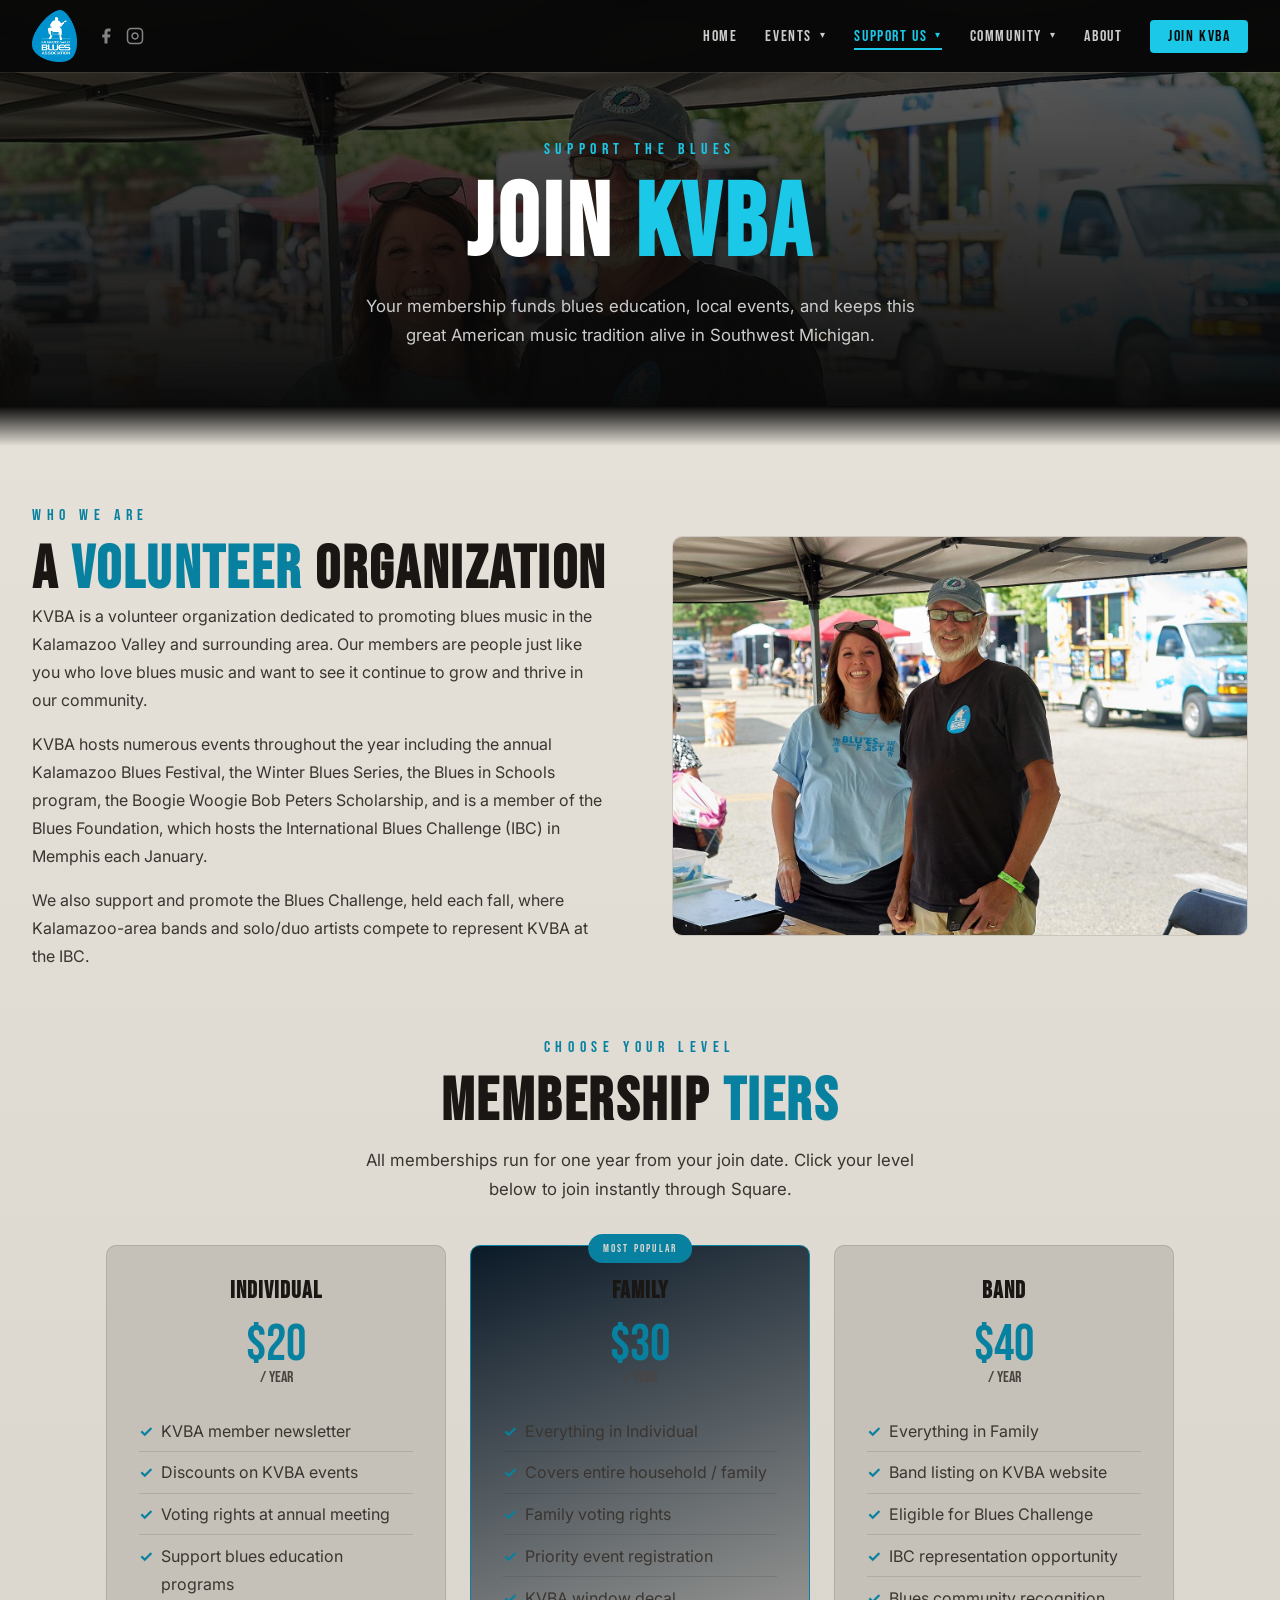
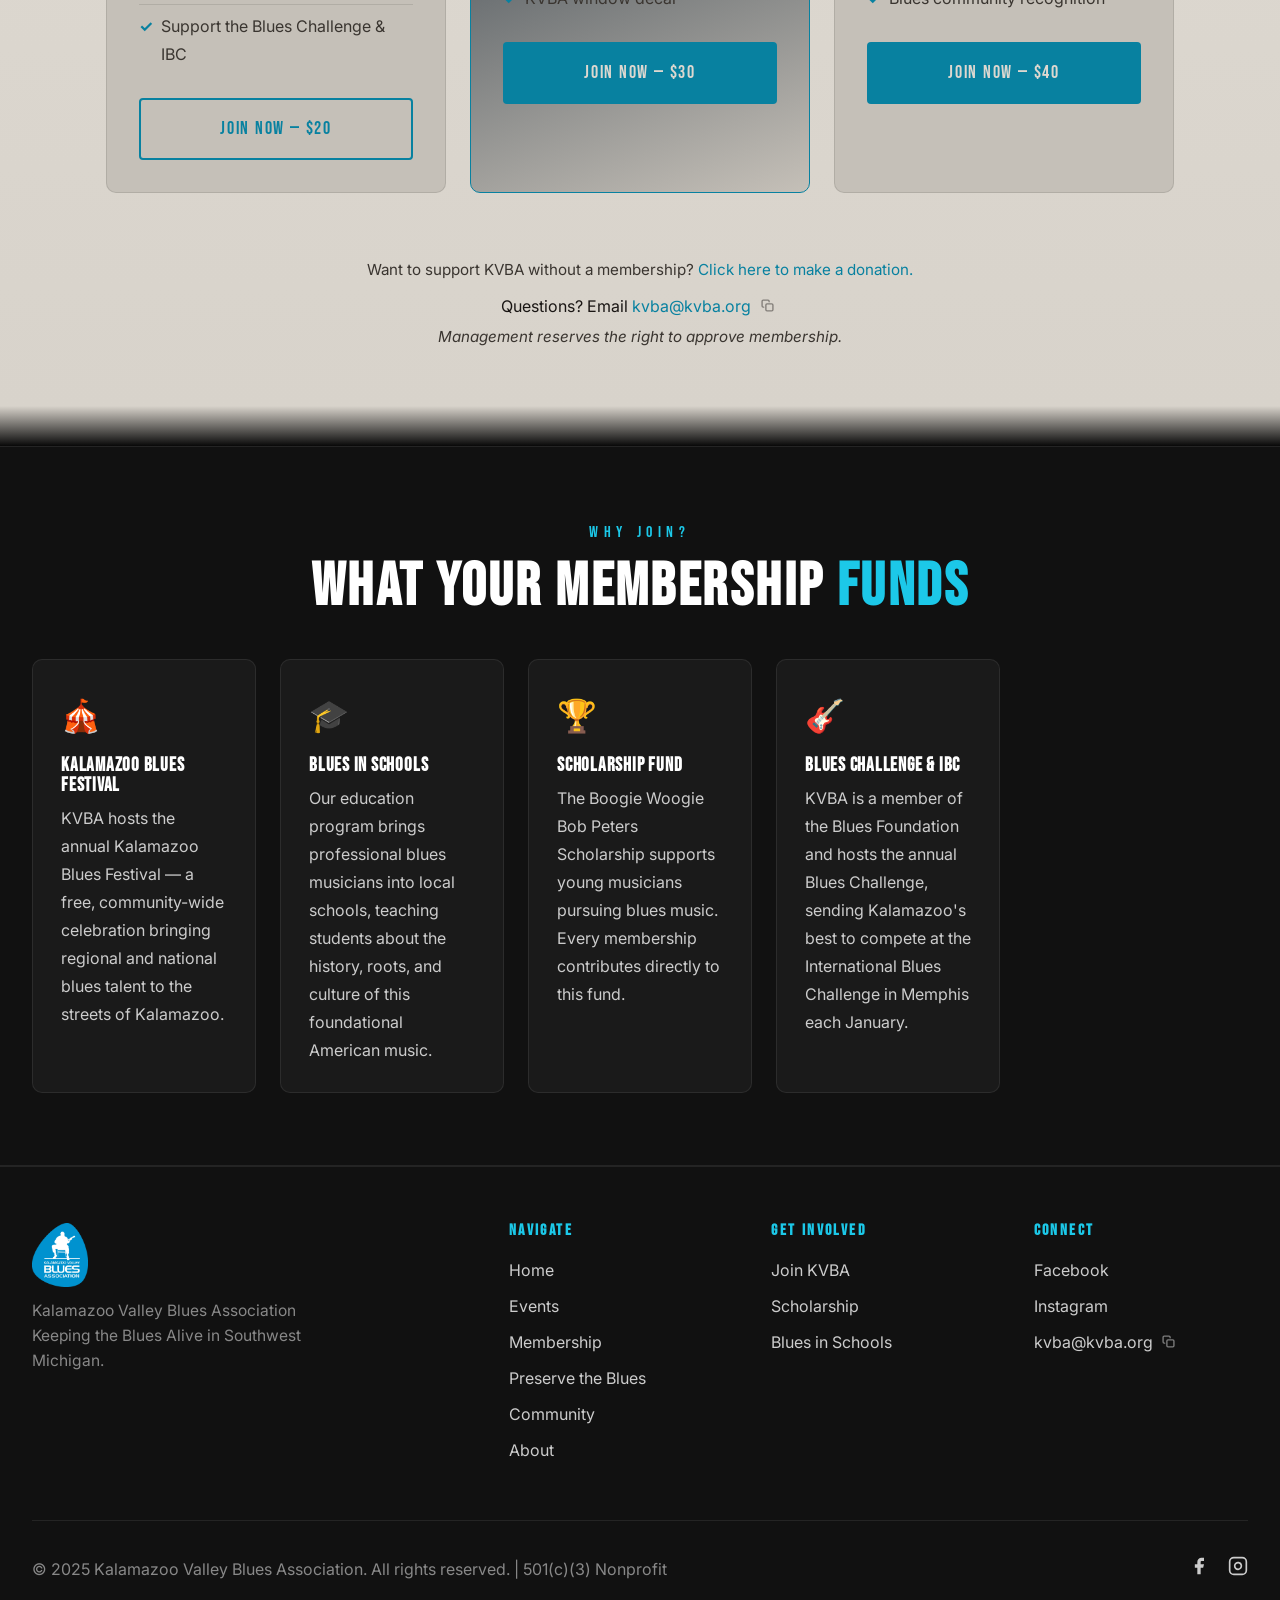
<file: membership.html>
<!DOCTYPE html>
<html lang="en">
<head>
  <meta charset="UTF-8" />
  <meta name="viewport" content="width=device-width, initial-scale=1.0" />
  <title>Join KVBA | Blues Music Membership in Kalamazoo, MI</title>
  <meta name="description" content="Join the Kalamazoo Valley Blues Association. Support live blues music in Southwest Michigan and enjoy member benefits year-round. Individual, family, and band memberships available." />
  <link rel="preconnect" href="https://fonts.googleapis.com" />
  <link rel="preconnect" href="https://fonts.gstatic.com" crossorigin />
  <link href="https://fonts.googleapis.com/css2?family=Bebas+Neue&family=Inter:wght@300;400;500;600;700&display=swap" rel="stylesheet" />
  <link rel="stylesheet" href="assets/css/style.css" />
  <style>
    .reveal { opacity: 0; transform: translateY(20px); transition: opacity 0.6s ease, transform 0.6s ease; }
    .reveal.visible { opacity: 1; transform: translateY(0); }
  </style>
  <!-- Google tag (gtag.js) -->
  <script async src="https://www.googletagmanager.com/gtag/js?id=G-MRCHQHKWJD"></script>
  <script>
    window.dataLayer = window.dataLayer || [];
    function gtag(){dataLayer.push(arguments);}
    gtag('js', new Date());
    gtag('config', 'G-MRCHQHKWJD');
  </script>
</head>
<body>

<!-- ─── NAVBAR ─────────────────────────────────────────────── -->
<nav id="navbar">
  <div class="nav-left">
  <div class="nav-logo">
    <a href="index.html">
      <img src="assets/images/logo-color.png" alt="Kalamazoo Valley Blues Association" class="nav-logo-img" />
    </a>
  </div>
  <div class="nav-social">
    <a href="https://facebook.com/Kzooblues" target="_blank" rel="noopener" aria-label="Facebook">
      <svg width="18" height="18" fill="currentColor" viewBox="0 0 24 24"><path d="M18 2h-3a5 5 0 0 0-5 5v3H7v4h3v8h4v-8h3l1-4h-4V7a1 1 0 0 1 1-1h3z"/></svg>
    </a>
    <a href="https://instagram.com/kzooblues/" target="_blank" rel="noopener" aria-label="Instagram">
      <svg width="18" height="18" fill="none" stroke="currentColor" stroke-width="2" viewBox="0 0 24 24"><rect x="2" y="2" width="20" height="20" rx="5" ry="5"/><path d="M16 11.37A4 4 0 1 1 12.63 8 4 4 0 0 1 16 11.37z"/><line x1="17.5" y1="6.5" x2="17.51" y2="6.5"/></svg>
    </a>
  </div>
</div>
    <ul class="nav-links">
    <li><a href="index.html">Home</a></li>
    <li class="has-dropdown">
      <a href="events.html">Events <span class="nav-arrow">&#9662;</span></a>
      <ul class="dropdown">
        <li><a href="events.html">Upcoming Events</a></li>
        <li><a href="bluesfest.html">Blues Fest 2026</a></li>
        <li><a href="golf.html">Golf Outing</a></li>
      </ul>
    </li>
    <li class="has-dropdown">
      <a href="#">Support Us <span class="nav-arrow">&#9662;</span></a>
      <ul class="dropdown">
        <li><a href="membership.html">Membership</a></li>
        <li><a href="sponsorship.html">Sponsorship</a></li>
      </ul>
    </li>
    <li class="has-dropdown">
      <a href="#">Community <span class="nav-arrow">&#9662;</span></a>
      <ul class="dropdown">
        <li><a href="bands.html">Community Bands</a></li>
        <li><a href="preserve.html">Preserve the Blues</a></li>
        <li><a href="scholarship.html">Scholarship</a></li>
      </ul>
    </li>
    <li><a href="about.html">About</a></li>
    <li><a href="membership.html" class="nav-cta">Join KVBA</a></li>
  </ul>
  <button class="nav-toggle" id="navToggle" aria-label="Toggle menu">☰</button>
</nav>

<!-- ─── PAGE HERO ─────────────────────────────────────────────── -->
<div class="page-hero" style="background-image: linear-gradient(to bottom, rgba(8,8,8,0.6), rgba(8,8,8,0.98)), url('assets/images/558158569_1234571758712282_2923290320600374103_n.jpg'); background-size: cover; background-position: center top;">
  <div class="container">
    <span class="section-label">Support the Blues</span>
    <h1>Join <span class="blue">KVBA</span></h1>
    <p>Your membership funds blues education, local events, and keeps this great American music tradition alive in Southwest Michigan.</p>
  </div>
</div>

<!-- ─── INTRO ─────────────────────────────────────────────── -->
<section class="section-light">
  <div class="container">
    <div class="preserve-intro reveal" style="display:grid; grid-template-columns:1fr 1fr; gap:4rem; align-items:center; margin-bottom:4rem;">
      <div>
        <span class="section-label">Who We Are</span>
        <h2>A <span class="blue">Volunteer</span> Organization</h2>
        <p style="color:var(--light); margin-bottom:1rem;">KVBA is a volunteer organization dedicated to promoting blues music in the Kalamazoo Valley and surrounding area. Our members are people just like you who love blues music and want to see it continue to grow and thrive in our community.</p>
        <p style="color:var(--light); margin-bottom:1rem;">KVBA hosts numerous events throughout the year including the annual Kalamazoo Blues Festival, the Winter Blues Series, the Blues in Schools program, the Boogie Woogie Bob Peters Scholarship, and is a member of the Blues Foundation, which hosts the International Blues Challenge (IBC) in Memphis each January.</p>
        <p style="color:var(--light);">We also support and promote the Blues Challenge, held each fall, where Kalamazoo-area bands and solo/duo artists compete to represent KVBA at the IBC.</p>
      </div>
      <div>
        <img src="assets/images/558158569_1234571758712282_2923290320600374103_n.jpg" alt="KVBA members at Blues Festival" style="width:100%; border-radius:var(--radius); border:1px solid var(--border);" />
      </div>
    </div>

    <!-- ─── MEMBERSHIP TIERS ─────────────────────────────────────────────── -->
    <div class="section-header reveal">
      <span class="section-label">Choose Your Level</span>
      <h2>Membership <span class="blue">Tiers</span></h2>
      <p>All memberships run for one year from your join date. Click your level below to join instantly through Square.</p>
    </div>
    <div class="membership-grid reveal">

      <div class="membership-card">
        <h3>Individual</h3>
        <div class="membership-price">$20<span>/ year</span></div>
        <ul class="membership-benefits">
          <li>KVBA member newsletter</li>
          <li>Discounts on KVBA events</li>
          <li>Voting rights at annual meeting</li>
          <li>Support blues education programs</li>
          <li>Support the Blues Challenge & IBC</li>
        </ul>
        <a href="https://checkout.square.site/merchant/CATDS6CR09XSK/checkout/I3J6BEIVCVIU7TJ6N3NBJRBG" target="_blank" rel="noopener" class="btn btn-blue-outline" style="width:100%; justify-content:center;">Join Now — $20</a>
      </div>

      <div class="membership-card featured">
        <h3>Family</h3>
        <div class="membership-price">$30<span>/ year</span></div>
        <ul class="membership-benefits">
          <li>Everything in Individual</li>
          <li>Covers entire household / family</li>
          <li>Family voting rights</li>
          <li>Priority event registration</li>
          <li>KVBA window decal</li>
        </ul>
        <a href="https://checkout.square.site/merchant/CATDS6CR09XSK/checkout/GUB6C4VMXYI6LXFAQIZLTOYN" target="_blank" rel="noopener" class="btn btn-primary" style="width:100%; justify-content:center;">Join Now — $30</a>
      </div>

      <div class="membership-card">
        <h3>Band</h3>
        <div class="membership-price">$40<span>/ year</span></div>
        <ul class="membership-benefits">
          <li>Everything in Family</li>
          <li>Band listing on KVBA website</li>
          <li>Eligible for Blues Challenge</li>
          <li>IBC representation opportunity</li>
          <li>Blues community recognition</li>
        </ul>
        <a href="https://checkout.square.site/merchant/CATDS6CR09XSK/checkout/LBT6EGXOGIW24WNO7EE6RTJE" target="_blank" rel="noopener" class="btn btn-primary" style="width:100%; justify-content:center;">Join Now — $40</a>
      </div>

    </div>

    <div class="text-center reveal" style="margin-top:2.5rem;">
      <p style="color:var(--light); font-size:0.95rem; margin-bottom:0.5rem;">
        Want to support KVBA without a membership? <a href="https://checkout.square.site/merchant/CATDS6CR09XSK/checkout/AYVOXVUKCVJPOIWJMNQAFCZN" target="_blank" rel="noopener" style="color:var(--blue);">Click here to make a donation.</a>
      </p>
      <p style="color:var(--white); font-size:1rem; margin-bottom:0.25rem;">
        Questions? Email <a href="mailto:kvba@kvba.org" style="color:var(--blue);">kvba@kvba.org</a>
      </p>
      <p style="color:var(--light); font-size:0.95rem; font-style:italic;">
        Management reserves the right to approve membership.
      </p>
    </div>
  </div>
</section>

<!-- ─── MEMBER PERKS ─────────────────────────────────────────────── -->
<section class="perks-section">
  <div class="container">
    <div class="section-header reveal">
      <span class="section-label">Why Join?</span>
      <h2>What Your Membership <span class="blue">Funds</span></h2>
    </div>
    <div class="perks-grid reveal">
      <div class="perk-card">
        <div class="perk-icon">🎪</div>
        <h3>Kalamazoo Blues Festival</h3>
        <p>KVBA hosts the annual Kalamazoo Blues Festival — a free, community-wide celebration bringing regional and national blues talent to the streets of Kalamazoo.</p>
      </div>
      <div class="perk-card">
        <div class="perk-icon">🎓</div>
        <h3>Blues in Schools</h3>
        <p>Our education program brings professional blues musicians into local schools, teaching students about the history, roots, and culture of this foundational American music.</p>
      </div>
      <div class="perk-card">
        <div class="perk-icon">🏆</div>
        <h3>Scholarship Fund</h3>
        <p>The Boogie Woogie Bob Peters Scholarship supports young musicians pursuing blues music. Every membership contributes directly to this fund.</p>
      </div>
      <div class="perk-card">
        <div class="perk-icon">🎸</div>
        <h3>Blues Challenge & IBC</h3>
        <p>KVBA is a member of the Blues Foundation and hosts the annual Blues Challenge, sending Kalamazoo's best to compete at the International Blues Challenge in Memphis each January.</p>
      </div>
    </div>
  </div>
</section>

<!-- ─── FOOTER ─────────────────────────────────────────────── -->
<footer>
  <div class="container">
    <div class="footer-grid">
      <div class="footer-brand">
        <img src="assets/images/logo-color.png" alt="KVBA Logo" class="footer-logo-img" />
        <p>Kalamazoo Valley Blues Association<br>Keeping the Blues Alive in Southwest Michigan.</p>
      </div>
      <div class="footer-col">
        <h4>Navigate</h4>
        <ul>
          <li><a href="index.html">Home</a></li>
          <li><a href="events.html">Events</a></li>
          <li><a href="membership.html">Membership</a></li>
          <li><a href="preserve.html">Preserve the Blues</a></li>
          <li><a href="bands.html">Community</a></li>
          <li><a href="about.html">About</a></li>
        </ul>
      </div>
      <div class="footer-col">
        <h4>Get Involved</h4>
        <ul>
          <li><a href="membership.html">Join KVBA</a></li>
          <li><a href="preserve.html#scholarship">Scholarship</a></li>
          <li><a href="preserve.html#schools">Blues in Schools</a></li>
        </ul>
      </div>
      <div class="footer-col">
        <h4>Connect</h4>
        <ul>
          <li><a href="https://facebook.com/Kzooblues" target="_blank" rel="noopener">Facebook</a></li>
          <li><a href="https://instagram.com/kzooblues/" target="_blank" rel="noopener">Instagram</a></li>
          <li><a href="mailto:kvba@kvba.org">kvba@kvba.org</a></li>
        </ul>
      </div>
    </div>
    <div class="footer-bottom">
      <p>&copy; 2025 Kalamazoo Valley Blues Association. All rights reserved. | 501(c)(3) Nonprofit</p>
      <div class="social-links">
        <a href="https://facebook.com/Kzooblues" target="_blank" rel="noopener" aria-label="Facebook">
          <svg width="20" height="20" fill="currentColor" viewBox="0 0 24 24"><path d="M18 2h-3a5 5 0 0 0-5 5v3H7v4h3v8h4v-8h3l1-4h-4V7a1 1 0 0 1 1-1h3z"/></svg>
        </a>
        <a href="https://instagram.com/kzooblues/" target="_blank" rel="noopener" aria-label="Instagram">
          <svg width="20" height="20" fill="none" stroke="currentColor" stroke-width="2" viewBox="0 0 24 24"><rect x="2" y="2" width="20" height="20" rx="5" ry="5"/><path d="M16 11.37A4 4 0 1 1 12.63 8 4 4 0 0 1 16 11.37z"/><line x1="17.5" y1="6.5" x2="17.51" y2="6.5"/></svg>
        </a>
      </div>
    </div>
  </div>
</footer>

<script src="assets/js/main.js"></script>
</body>
</html>
</file>
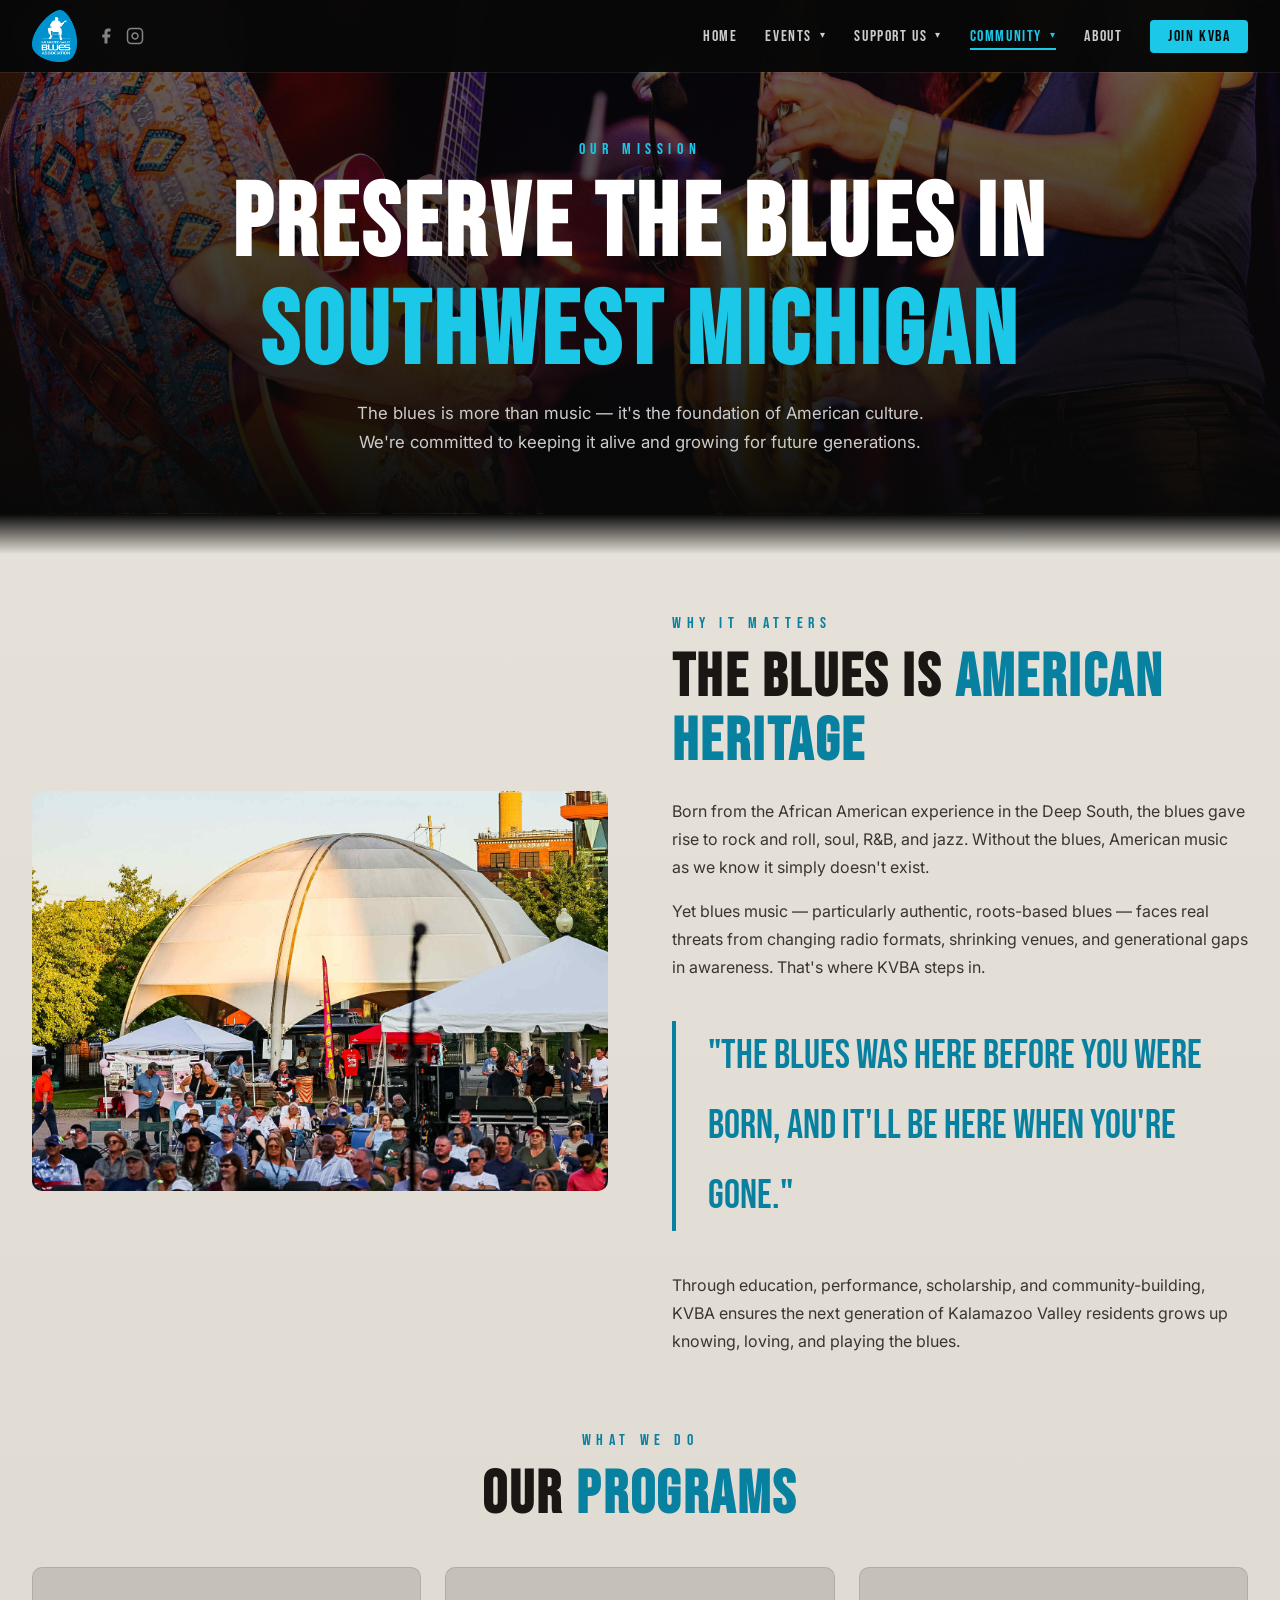
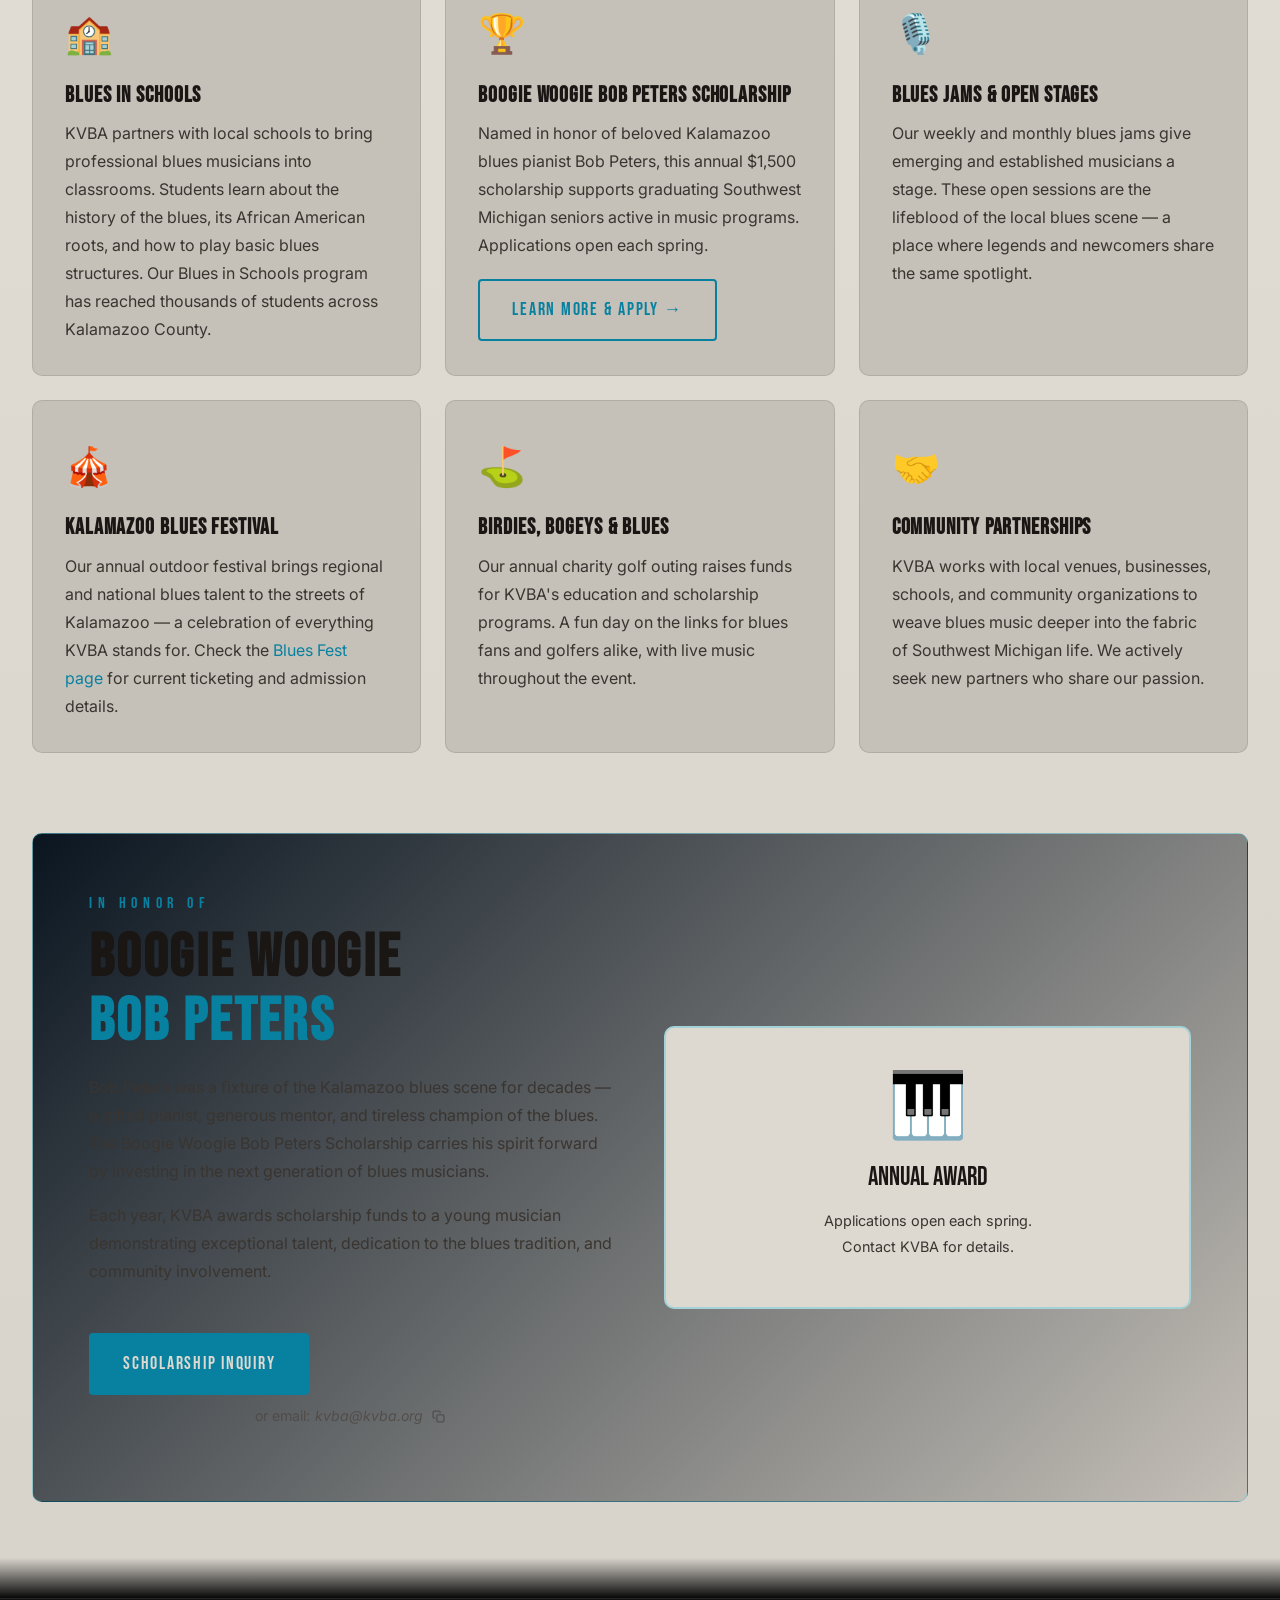
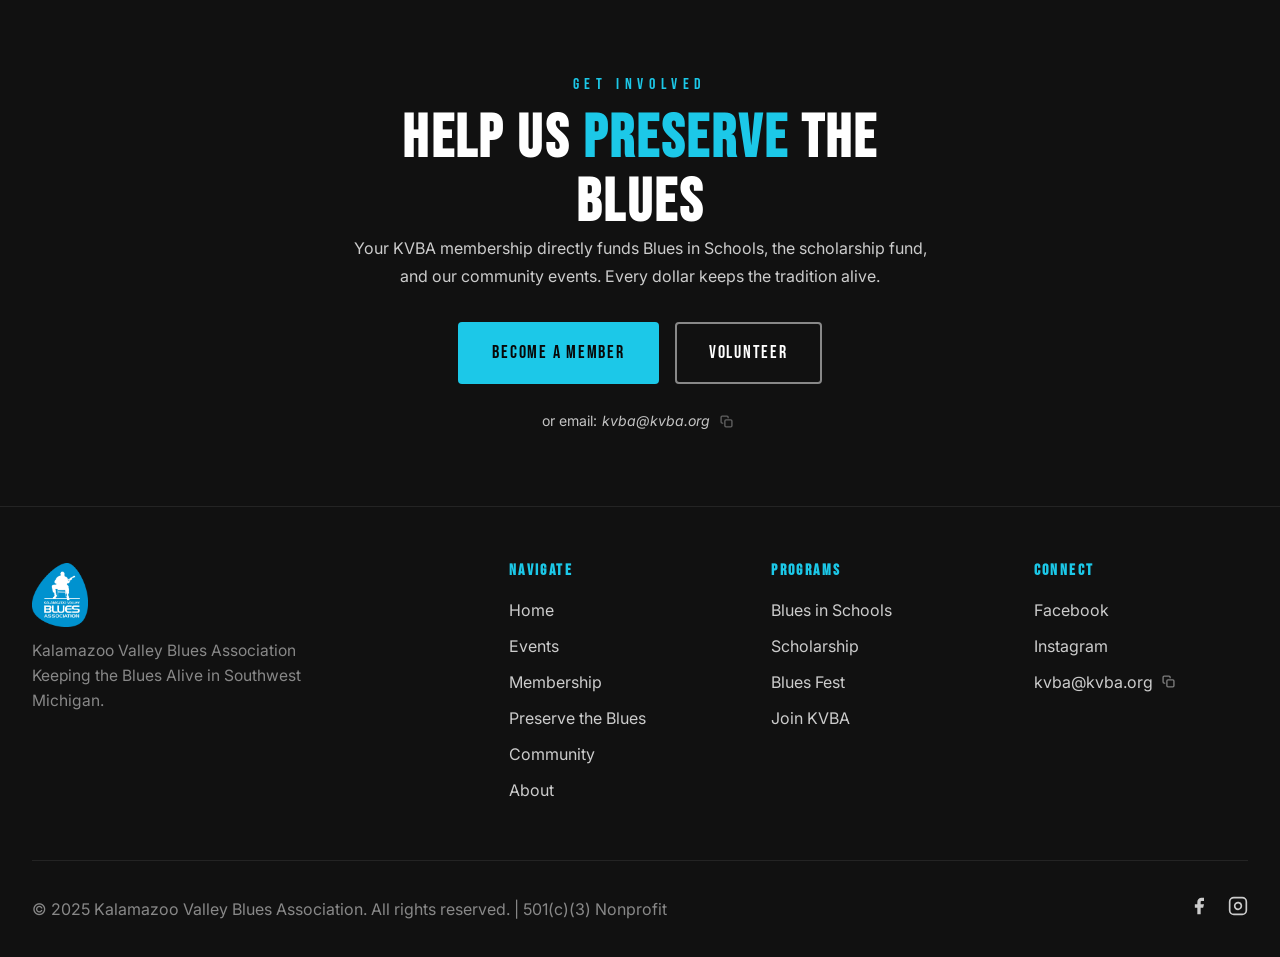
<file: preserve.html>
<!DOCTYPE html>
<html lang="en">
<head>
  <meta charset="UTF-8" />
  <meta name="viewport" content="width=device-width, initial-scale=1.0" />
  <title>Preserve the Blues | Kalamazoo Valley Blues Association</title>
  <meta name="description" content="KVBA works to preserve and promote blues music in Kalamazoo and Southwest Michigan through education, scholarships, blues jams, and community programs." />
  <link rel="preconnect" href="https://fonts.googleapis.com" />
  <link rel="preconnect" href="https://fonts.gstatic.com" crossorigin />
  <link href="https://fonts.googleapis.com/css2?family=Bebas+Neue&family=Inter:wght@300;400;500;600;700&display=swap" rel="stylesheet" />
  <link rel="stylesheet" href="assets/css/style.css" />
  <style>
    .reveal { opacity: 0; transform: translateY(20px); transition: opacity 0.6s ease, transform 0.6s ease; }
    .reveal.visible { opacity: 1; transform: translateY(0); }
    .pullquote {
      font-family: var(--heading); font-size: clamp(1.6rem, 3.5vw, 2.5rem);
      color: var(--blue); border-left: 4px solid var(--blue);
      padding-left: 2rem; margin: 2.5rem 0;
    }
    .scholarship-block {
      background: linear-gradient(135deg, #0a1520 0%, var(--bg-3) 100%);
      border: 1px solid rgba(28,200,232,0.3); border-radius: var(--radius);
      padding: 3.5rem; margin-top: 5rem;
    }
    .scholarship-block h2 { margin-bottom: 1.25rem; }
    .scholarship-block p  { color: var(--light); margin-bottom: 1rem; }
  </style>
  <!-- Google tag (gtag.js) -->
  <script async src="https://www.googletagmanager.com/gtag/js?id=G-MRCHQHKWJD"></script>
  <script>
    window.dataLayer = window.dataLayer || [];
    function gtag(){dataLayer.push(arguments);}
    gtag('js', new Date());
    gtag('config', 'G-MRCHQHKWJD');
  </script>
</head>
<body>

<!-- ─── NAVBAR ─────────────────────────────────────────────── -->
<nav id="navbar">
  <div class="nav-left">
  <div class="nav-logo">
    <a href="index.html">
      <img src="assets/images/logo-color.png" alt="Kalamazoo Valley Blues Association" class="nav-logo-img" />
    </a>
  </div>
  <div class="nav-social">
    <a href="https://facebook.com/Kzooblues" target="_blank" rel="noopener" aria-label="Facebook">
      <svg width="18" height="18" fill="currentColor" viewBox="0 0 24 24"><path d="M18 2h-3a5 5 0 0 0-5 5v3H7v4h3v8h4v-8h3l1-4h-4V7a1 1 0 0 1 1-1h3z"/></svg>
    </a>
    <a href="https://instagram.com/kzooblues/" target="_blank" rel="noopener" aria-label="Instagram">
      <svg width="18" height="18" fill="none" stroke="currentColor" stroke-width="2" viewBox="0 0 24 24"><rect x="2" y="2" width="20" height="20" rx="5" ry="5"/><path d="M16 11.37A4 4 0 1 1 12.63 8 4 4 0 0 1 16 11.37z"/><line x1="17.5" y1="6.5" x2="17.51" y2="6.5"/></svg>
    </a>
  </div>
</div>
    <ul class="nav-links">
    <li><a href="index.html">Home</a></li>
    <li class="has-dropdown">
      <a href="events.html">Events <span class="nav-arrow">&#9662;</span></a>
      <ul class="dropdown">
        <li><a href="events.html">Upcoming Events</a></li>
        <li><a href="bluesfest.html">Blues Fest 2026</a></li>
        <li><a href="golf.html">Golf Outing</a></li>
      </ul>
    </li>
    <li class="has-dropdown">
      <a href="#">Support Us <span class="nav-arrow">&#9662;</span></a>
      <ul class="dropdown">
        <li><a href="membership.html">Membership</a></li>
        <li><a href="sponsorship.html">Sponsorship</a></li>
      </ul>
    </li>
    <li class="has-dropdown">
      <a href="#">Community <span class="nav-arrow">&#9662;</span></a>
      <ul class="dropdown">
        <li><a href="bands.html">Community Bands</a></li>
        <li><a href="preserve.html">Preserve the Blues</a></li>
        <li><a href="scholarship.html">Scholarship</a></li>
      </ul>
    </li>
    <li><a href="about.html">About</a></li>
    <li><a href="membership.html" class="nav-cta">Join KVBA</a></li>
  </ul>
  <button class="nav-toggle" id="navToggle" aria-label="Toggle menu">☰</button>
</nav>

<!-- ─── PAGE HERO ─────────────────────────────────────────────── -->
<div class="page-hero" style="background-image: linear-gradient(to bottom, rgba(8,8,8,0.55), rgba(8,8,8,0.98)), url('assets/images/received_749088378077921.jpeg'); background-size: cover; background-position: center;">
  <div class="container">
    <span class="section-label">Our Mission</span>
    <h1>Preserve the Blues in <span class="blue">Southwest Michigan</span></h1>
    <p>The blues is more than music — it's the foundation of American culture. We're committed to keeping it alive and growing for future generations.</p>
  </div>
</div>

<!-- ─── INTRO ─────────────────────────────────────────────── -->
<section class="section-light">
  <div class="container">
    <div class="preserve-intro reveal">
      <img src="assets/images/Messenger_creation_CA2ED29F-C7D2-44B9-A4A9-341E85EB263A.jpeg" alt="Blues performance at outdoor venue" />
      <div class="preserve-intro-text">
        <span class="section-label">Why It Matters</span>
        <h2>The Blues Is <span class="blue">American Heritage</span></h2>
        <p>Born from the African American experience in the Deep South, the blues gave rise to rock and roll, soul, R&amp;B, and jazz. Without the blues, American music as we know it simply doesn't exist.</p>
        <p>Yet blues music — particularly authentic, roots-based blues — faces real threats from changing radio formats, shrinking venues, and generational gaps in awareness. That's where KVBA steps in.</p>
        <div class="pullquote">
          "The blues was here before you were born, and it'll be here when you're gone."
        </div>
        <p>Through education, performance, scholarship, and community-building, KVBA ensures the next generation of Kalamazoo Valley residents grows up knowing, loving, and playing the blues.</p>
      </div>
    </div>

    <!-- ─── PROGRAMS ─────────────────────────────────────────────── -->
    <div class="section-header reveal">
      <span class="section-label">What We Do</span>
      <h2>Our <span class="blue">Programs</span></h2>
    </div>
    <div class="programs-grid reveal">

      <div class="program-card" id="schools">
        <div class="program-icon">🏫</div>
        <h3>Blues in Schools</h3>
        <p>KVBA partners with local schools to bring professional blues musicians into classrooms. Students learn about the history of the blues, its African American roots, and how to play basic blues structures. Our Blues in Schools program has reached thousands of students across Kalamazoo County.</p>
      </div>

      <div class="program-card" id="scholarship">
        <div class="program-icon">🏆</div>
        <h3>Boogie Woogie Bob Peters Scholarship</h3>
        <p>Named in honor of beloved Kalamazoo blues pianist Bob Peters, this annual $1,500 scholarship supports graduating Southwest Michigan seniors active in music programs. Applications open each spring.</p>
        <a href="scholarship.html" class="btn btn-blue-outline" style="margin-top:1.25rem; display:inline-flex;">Learn More &amp; Apply →</a>
      </div>

      <div class="program-card">
        <div class="program-icon">🎙️</div>
        <h3>Blues Jams &amp; Open Stages</h3>
        <p>Our weekly and monthly blues jams give emerging and established musicians a stage. These open sessions are the lifeblood of the local blues scene — a place where legends and newcomers share the same spotlight.</p>
      </div>

      <div class="program-card">
        <div class="program-icon">🎪</div>
        <h3>Kalamazoo Blues Festival</h3>
        <p>Our annual outdoor festival brings regional and national blues talent to the streets of Kalamazoo — a celebration of everything KVBA stands for. Check the <a href="bluesfest.html" style="color:var(--blue);">Blues Fest page</a> for current ticketing and admission details.</p>
      </div>

      <div class="program-card">
        <div class="program-icon">⛳</div>
        <h3>Birdies, Bogeys &amp; Blues</h3>
        <p>Our annual charity golf outing raises funds for KVBA's education and scholarship programs. A fun day on the links for blues fans and golfers alike, with live music throughout the event.</p>
      </div>

      <div class="program-card">
        <div class="program-icon">🤝</div>
        <h3>Community Partnerships</h3>
        <p>KVBA works with local venues, businesses, schools, and community organizations to weave blues music deeper into the fabric of Southwest Michigan life. We actively seek new partners who share our passion.</p>
      </div>

    </div>

    <!-- ─── SCHOLARSHIP DETAIL ─────────────────────────────────────────────── -->
    <div class="scholarship-block reveal">
      <div style="display:grid; grid-template-columns:1fr 1fr; gap:3rem; align-items:center;">
        <div>
          <span class="section-label">In Honor Of</span>
          <h2>Boogie Woogie<br><span class="blue">Bob Peters</span></h2>
          <p>Bob Peters was a fixture of the Kalamazoo blues scene for decades — a gifted pianist, generous mentor, and tireless champion of the blues. The Boogie Woogie Bob Peters Scholarship carries his spirit forward by investing in the next generation of blues musicians.</p>
          <p>Each year, KVBA awards scholarship funds to a young musician demonstrating exceptional talent, dedication to the blues tradition, and community involvement.</p>
          <a href="mailto:kvba@kvba.org?subject=Scholarship Inquiry" class="btn btn-primary mt-2">Scholarship Inquiry</a>
        </div>
        <div style="text-align:center;">
          <div style="background:var(--bg); border:2px solid rgba(28,200,232,0.3); border-radius:var(--radius); padding:3rem 2rem;">
            <div style="font-family:var(--heading); font-size:4rem; color:var(--blue); line-height:1;">🎹</div>
            <div style="font-family:var(--heading); font-size:1.6rem; margin-top:1rem;">Annual Award</div>
            <div style="color:var(--light); font-size:0.9rem; margin-top:0.5rem;">Applications open each spring.<br>Contact KVBA for details.</div>
          </div>
        </div>
      </div>
    </div>

  </div>
</section>

<!-- ─── JOIN CTA ─────────────────────────────────────────────── -->
<section style="background:var(--bg-2); border-top:1px solid var(--border); text-align:center;">
  <div class="container">
    <div class="reveal" style="max-width:600px; margin:0 auto;">
      <span class="section-label">Get Involved</span>
      <h2>Help Us <span class="blue">Preserve</span> the Blues</h2>
      <p style="color:var(--light); margin-bottom:2rem;">Your KVBA membership directly funds Blues in Schools, the scholarship fund, and our community events. Every dollar keeps the tradition alive.</p>
      <div style="display:flex; gap:1rem; justify-content:center; flex-wrap:wrap;">
        <a href="membership.html" class="btn btn-primary">Become a Member</a>
        <a href="mailto:kvba@kvba.org?subject=Volunteer" class="btn btn-outline">Volunteer</a>
      </div>
    </div>
  </div>
</section>

<!-- ─── FOOTER ─────────────────────────────────────────────── -->
<footer>
  <div class="container">
    <div class="footer-grid">
      <div class="footer-brand">
        <img src="assets/images/logo-color.png" alt="KVBA Logo" class="footer-logo-img" />
        <p>Kalamazoo Valley Blues Association<br>Keeping the Blues Alive in Southwest Michigan.</p>
      </div>
      <div class="footer-col">
        <h4>Navigate</h4>
        <ul>
          <li><a href="index.html">Home</a></li>
          <li><a href="events.html">Events</a></li>
          <li><a href="membership.html">Membership</a></li>
          <li><a href="preserve.html">Preserve the Blues</a></li>
          <li><a href="bands.html">Community</a></li>
          <li><a href="about.html">About</a></li>
        </ul>
      </div>
      <div class="footer-col">
        <h4>Programs</h4>
        <ul>
          <li><a href="preserve.html#schools">Blues in Schools</a></li>
          <li><a href="preserve.html#scholarship">Scholarship</a></li>
          <li><a href="events.html">Blues Fest</a></li>
          <li><a href="membership.html">Join KVBA</a></li>
        </ul>
      </div>
      <div class="footer-col">
        <h4>Connect</h4>
        <ul>
          <li><a href="https://facebook.com/Kzooblues" target="_blank" rel="noopener">Facebook</a></li>
          <li><a href="https://instagram.com/kzooblues/" target="_blank" rel="noopener">Instagram</a></li>
          <li><a href="mailto:kvba@kvba.org">kvba@kvba.org</a></li>
        </ul>
      </div>
    </div>
    <div class="footer-bottom">
      <p>&copy; 2025 Kalamazoo Valley Blues Association. All rights reserved. | 501(c)(3) Nonprofit</p>
      <div class="social-links">
        <a href="https://facebook.com/Kzooblues" target="_blank" rel="noopener" aria-label="Facebook">
          <svg width="20" height="20" fill="currentColor" viewBox="0 0 24 24"><path d="M18 2h-3a5 5 0 0 0-5 5v3H7v4h3v8h4v-8h3l1-4h-4V7a1 1 0 0 1 1-1h3z"/></svg>
        </a>
        <a href="https://instagram.com/kzooblues/" target="_blank" rel="noopener" aria-label="Instagram">
          <svg width="20" height="20" fill="none" stroke="currentColor" stroke-width="2" viewBox="0 0 24 24"><rect x="2" y="2" width="20" height="20" rx="5" ry="5"/><path d="M16 11.37A4 4 0 1 1 12.63 8 4 4 0 0 1 16 11.37z"/><line x1="17.5" y1="6.5" x2="17.51" y2="6.5"/></svg>
        </a>
      </div>
    </div>
  </div>
</footer>

<script src="assets/js/main.js"></script>
</body>
</html>
</file>
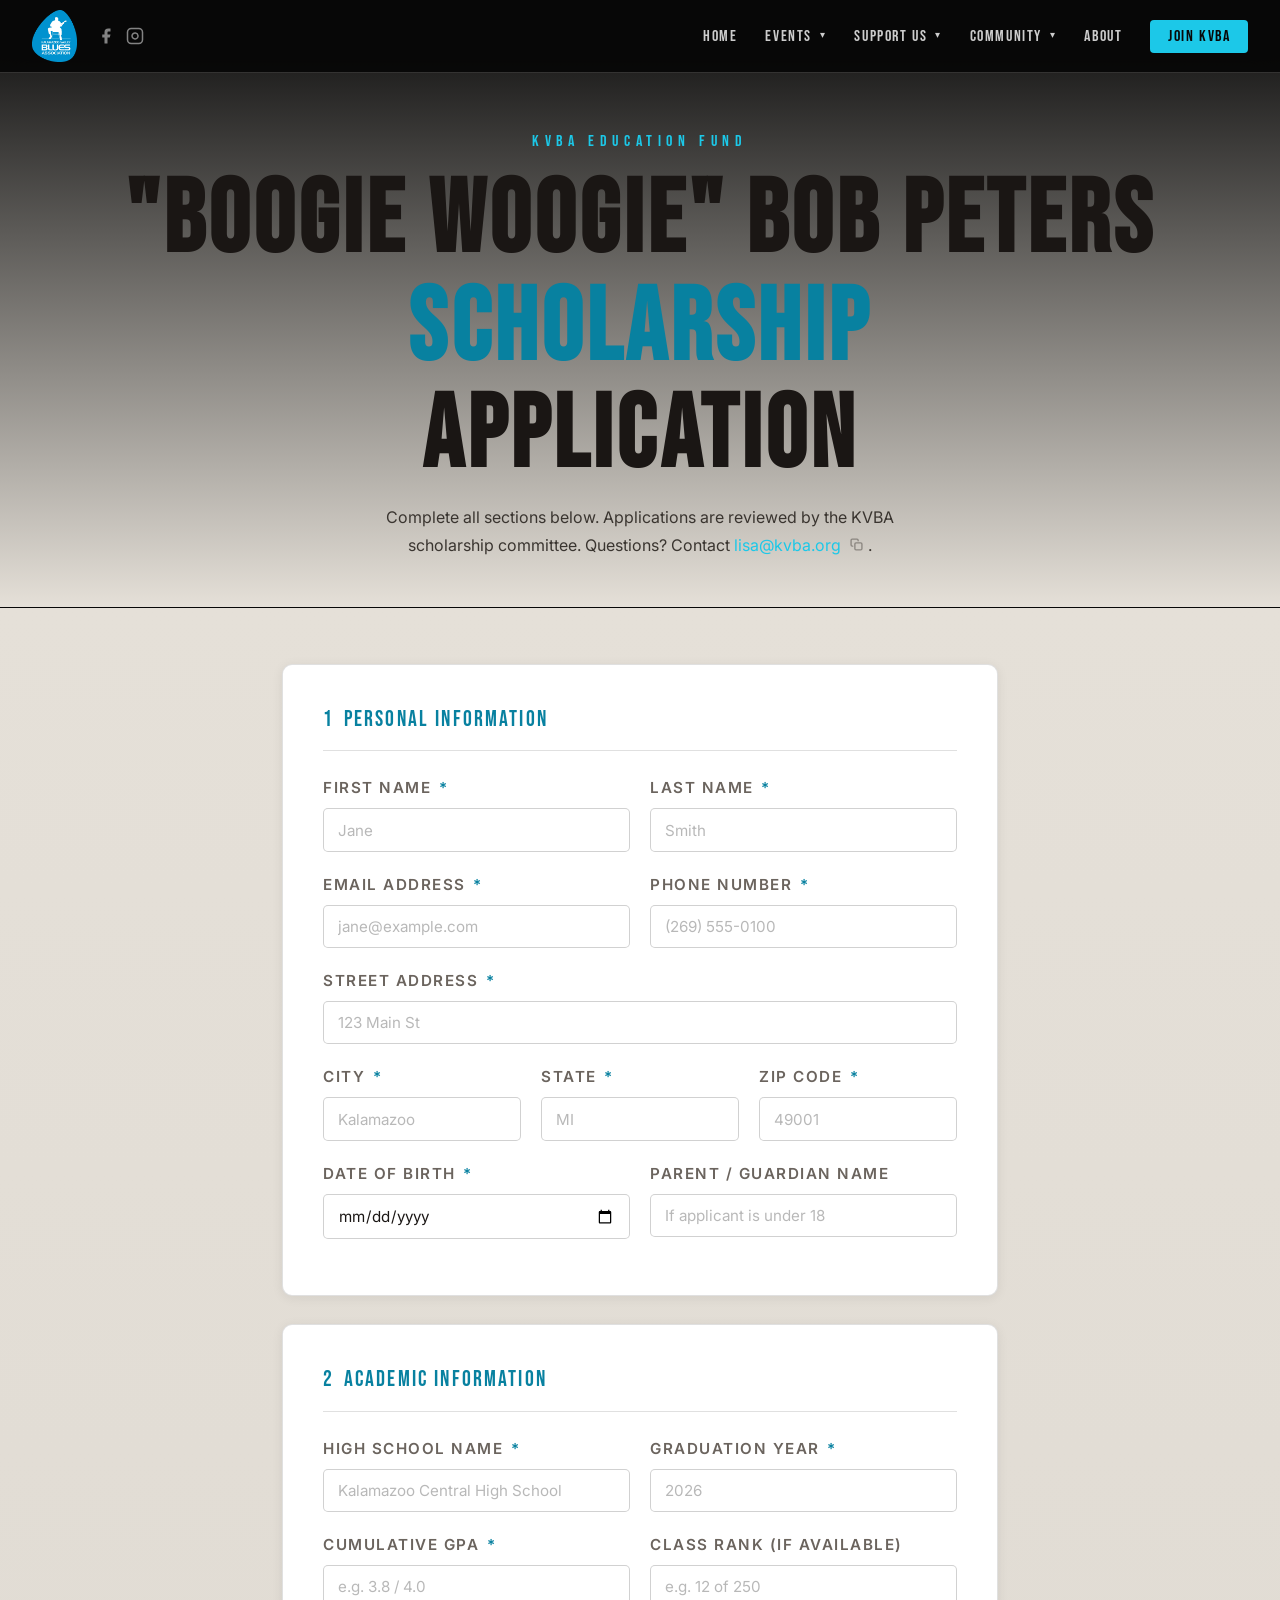
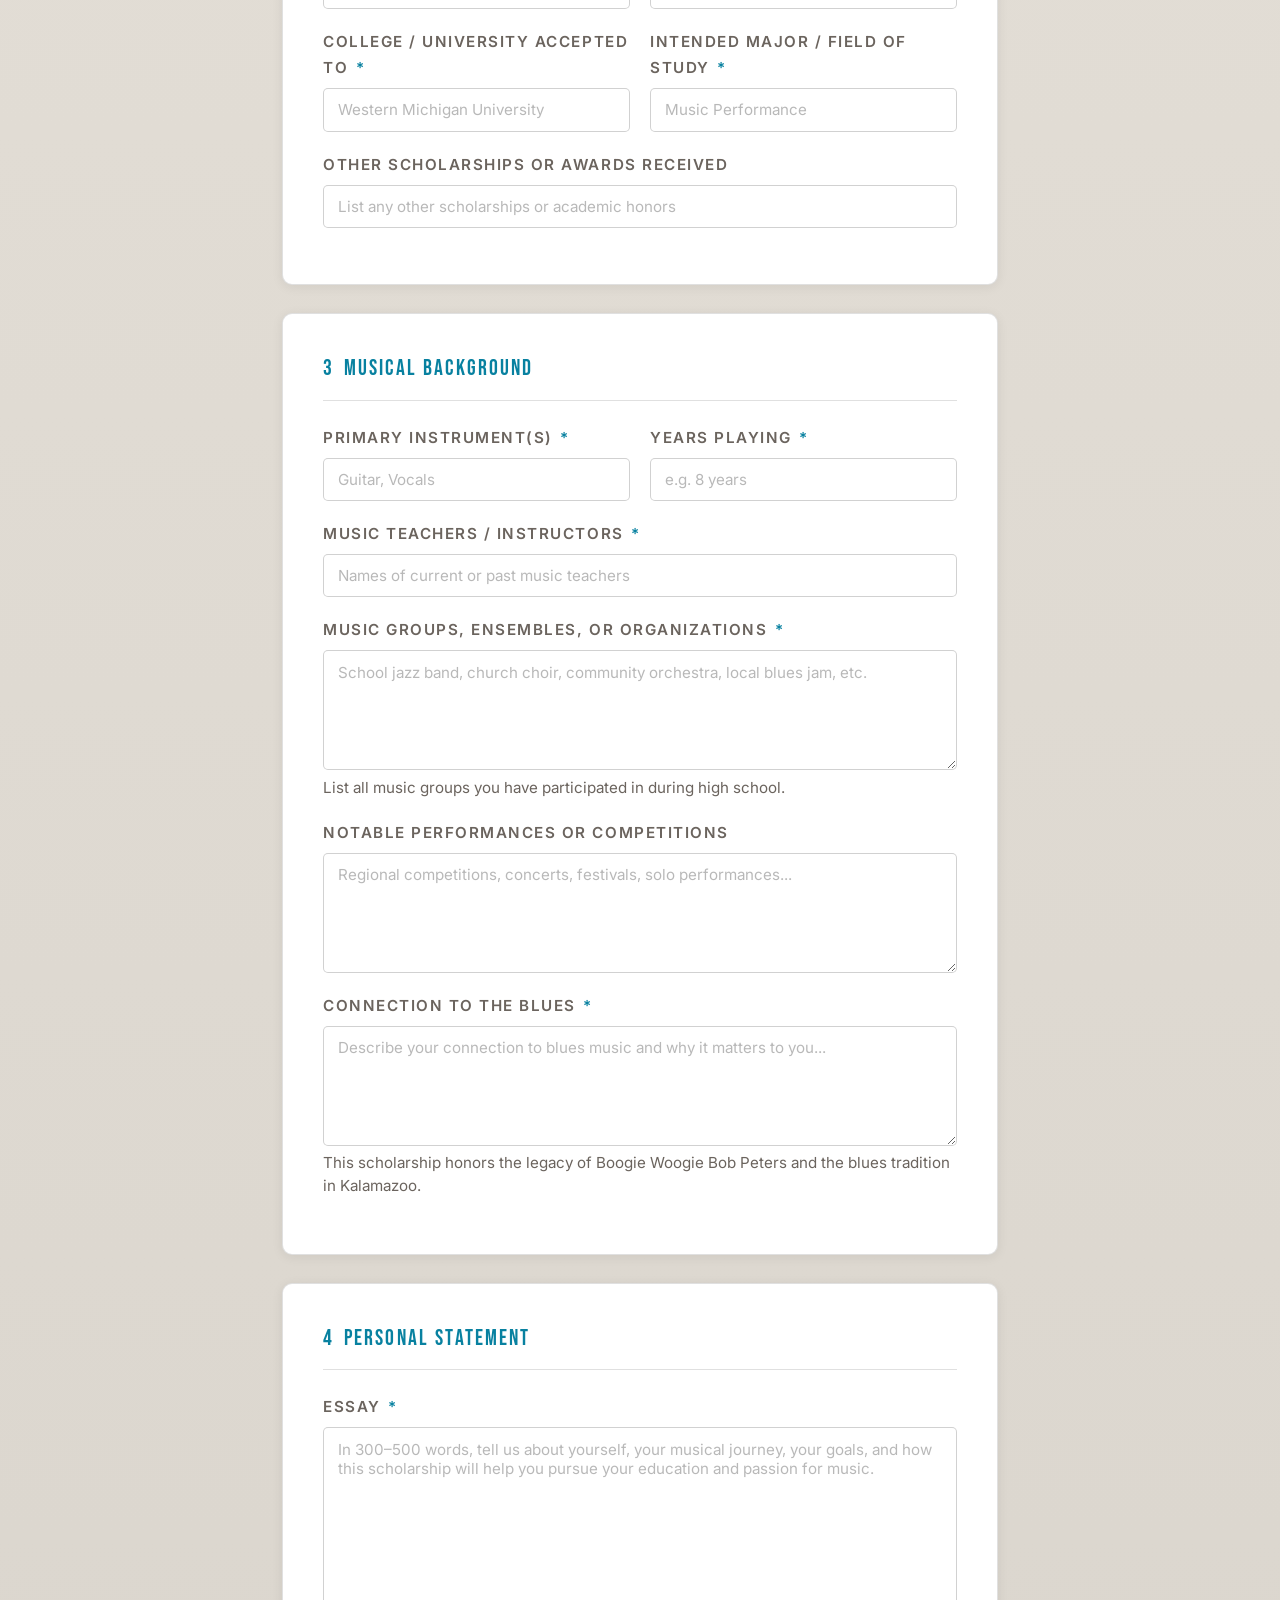
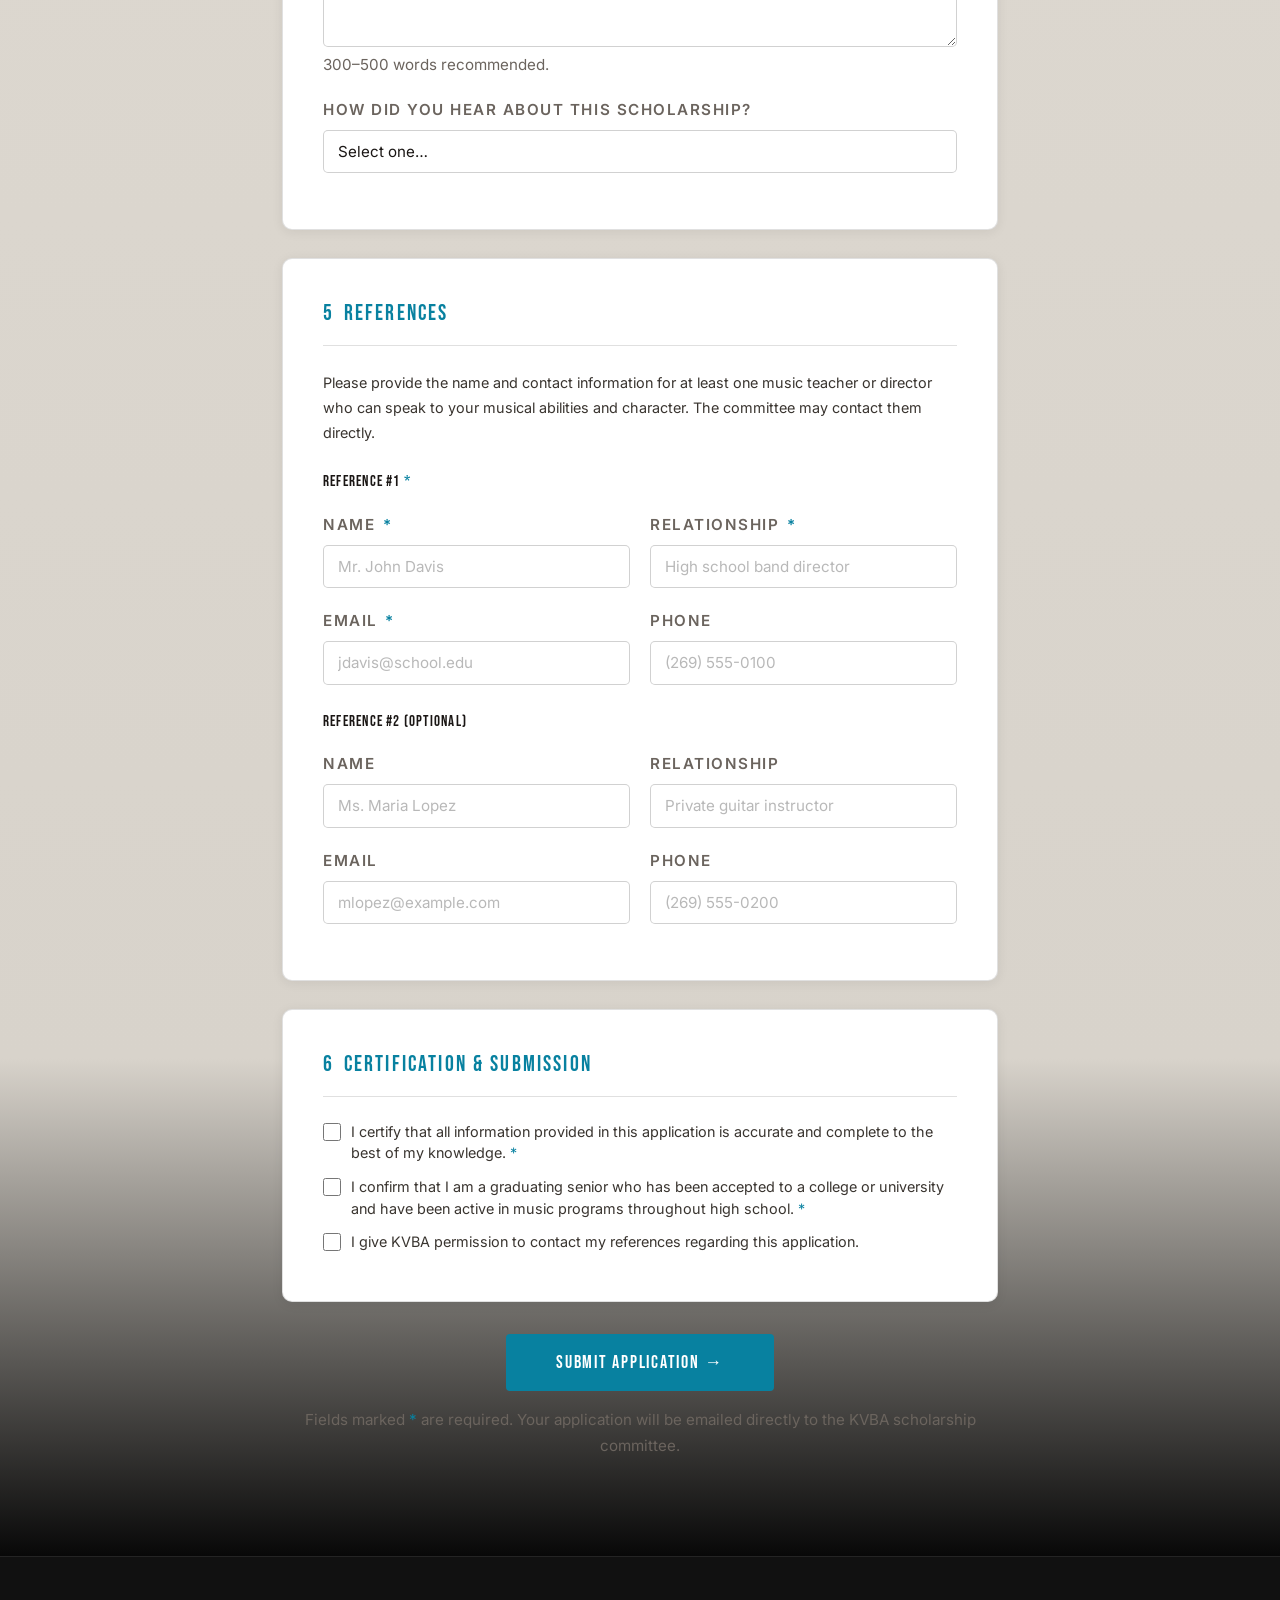
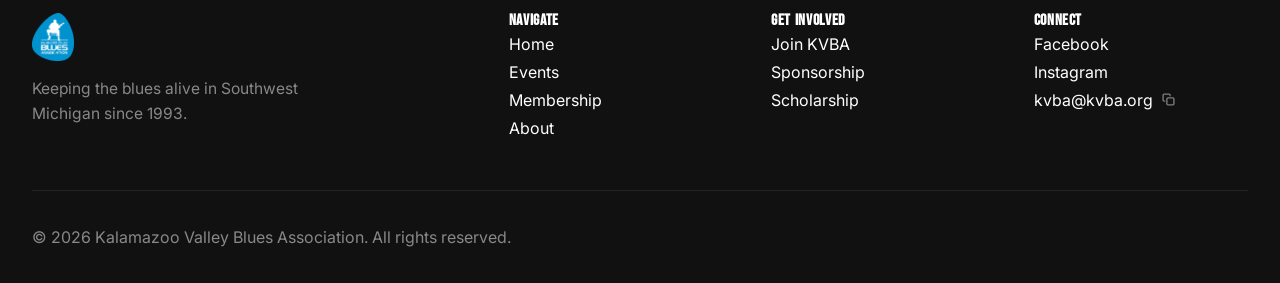
<file: scholarship-apply.html>
<!DOCTYPE html>
<html lang="en">
<head>
  <meta charset="UTF-8" />
  <meta name="viewport" content="width=device-width, initial-scale=1.0" />
  <title>Apply — Bob Peters Scholarship | KVBA Kalamazoo</title>
  <meta name="description" content="Apply for the Boogie Woogie Bob Peters Scholarship from the Kalamazoo Valley Blues Association. Open to graduating Southwest Michigan high school seniors." />
  <link rel="preconnect" href="https://fonts.googleapis.com" />
  <link rel="preconnect" href="https://fonts.gstatic.com" crossorigin />
  <link href="https://fonts.googleapis.com/css2?family=Bebas+Neue&family=Inter:wght@300;400;500;600;700&display=swap" rel="stylesheet" />
  <link rel="stylesheet" href="assets/css/style.css" />
  <style>
    .reveal { opacity: 0; transform: translateY(20px); transition: opacity 0.6s ease, transform 0.6s ease; }
    .reveal.visible { opacity: 1; transform: translateY(0); }

    .apply-hero {
      padding: calc(var(--nav-h) + 3.5rem) 0 3rem;
      background: linear-gradient(180deg, #080808 0%, #e5e0d8 100%);
      text-align: center; border-bottom: 1px solid rgba(0,0,0,0.1);
    }
    .apply-hero .section-label { margin-bottom: 0.75rem; display: block; }
    .apply-hero h1 { margin-bottom: 0.75rem; color: #1a1614; }
    .apply-hero h1 .blue { color: #0881a0; }
    .apply-hero p  { color: #3a3530; max-width: 560px; margin: 0 auto; }

    /* ── Light form body ── */
    .apply-body {
      /* mirrors .section-light variables */
      --white:     #1a1614;
      --light:     #3a3530;
      --gray:      #6b645e;
      --border:    rgba(0,0,0,0.12);
      --bg:        #ffffff;
      --bg-2:      #f0ebe3;
      --bg-3:      #e5e0d8;
      --blue:      #0881a0;
      background: linear-gradient(180deg, #e5e0d8 0%, #d8d3cb 88%, #080808 100%);
      color: var(--white);
    }

    /* ── Form wrapper ── */
    .apply-wrap {
      max-width: 780px; margin: 0 auto; padding: 3.5rem 2rem 6rem;
    }

    /* ── Section cards ── */
    .form-section {
      background: var(--bg); border: 1px solid var(--border);
      border-radius: var(--radius); padding: 2.25rem 2.5rem;
      margin-bottom: 1.75rem;
      box-shadow: 0 2px 12px rgba(0,0,0,0.07);
    }
    .form-section-title {
      font-family: var(--heading); font-size: 1.35rem; letter-spacing: 0.1em;
      color: var(--blue); margin-bottom: 1.5rem; padding-bottom: 0.75rem;
      border-bottom: 1px solid var(--border);
      display: flex; align-items: center; gap: 0.6rem;
    }

    /* ── Field layout ── */
    .field-row  { display: grid; grid-template-columns: 1fr 1fr; gap: 1.25rem; margin-bottom: 1.25rem; }
    .field-row.thirds { grid-template-columns: 1fr 1fr 1fr; }
    .field-row.wide   { grid-template-columns: 1fr; }
    @media (max-width: 600px) {
      .field-row, .field-row.thirds { grid-template-columns: 1fr; }
      .form-section { padding: 1.5rem 1.25rem; }
    }

    .field { display: flex; flex-direction: column; gap: 0.4rem; }
    .field label {
      font-size: 0.95rem; letter-spacing: 0.1em; text-transform: uppercase;
      color: #6b645e; font-weight: 600;
    }
    .field label .req { color: var(--blue); margin-left: 2px; }
    .field input,
    .field select,
    .field textarea {
      background: #fff; border: 1px solid rgba(0,0,0,0.18);
      border-radius: 5px; padding: 0.7rem 0.9rem;
      color: #1a1614; font-family: var(--body); font-size: 0.95rem;
      transition: border-color 0.2s, box-shadow 0.2s;
      width: 100%;
    }
    .field input::placeholder,
    .field textarea::placeholder { color: rgba(0,0,0,0.28); }
    .field input:focus,
    .field select:focus,
    .field textarea:focus {
      outline: none;
      border-color: var(--blue);
      box-shadow: 0 0 0 3px rgba(8,145,178,0.15);
    }
    .field select { appearance: none; cursor: pointer; }
    .field textarea { resize: vertical; min-height: 120px; }
    .field .hint {
      font-size: 0.95rem; color: #6b645e; line-height: 1.5;
    }

    /* ── Checkbox ── */
    .field-check {
      display: flex; align-items: flex-start; gap: 0.65rem;
      margin-bottom: 0.75rem; cursor: pointer;
    }
    .field-check input[type="checkbox"] {
      width: 18px; height: 18px; flex-shrink: 0; margin-top: 2px;
      accent-color: var(--blue); cursor: pointer;
    }
    .field-check span { font-size: 0.9rem; color: #3a3530; line-height: 1.5; }

    /* ── Submit ── */
    .form-submit { text-align: center; margin-top: 2rem; }
    .form-submit .btn { font-size: 1.1rem; padding: 1rem 3rem; min-width: 240px; }
    .form-submit p { margin-top: 1rem; font-size: 0.95rem; color: #6b645e; }

    /* ── Success / Error messages ── */
    .form-msg {
      display: none; border-radius: var(--radius); padding: 1.25rem 1.5rem;
      margin-bottom: 1.5rem; font-size: 0.95rem; line-height: 1.6;
    }
    .form-msg.success { background: rgba(8,145,178,0.1); border: 1px solid rgba(8,145,178,0.4); color: #0881a0; }
    .form-msg.error   { background: rgba(200,40,40,0.08); border: 1px solid rgba(200,40,40,0.3); color: #b91c1c; }
  </style>
  <!-- Google tag (gtag.js) -->
  <script async src="https://www.googletagmanager.com/gtag/js?id=G-MRCHQHKWJD"></script>
  <script>
    window.dataLayer = window.dataLayer || [];
    function gtag(){dataLayer.push(arguments);}
    gtag('js', new Date());
    gtag('config', 'G-MRCHQHKWJD');
  </script>
</head>
<body>

<!-- ─── NAVBAR ─────────────────────────────────────────────── -->
<nav id="navbar">
  <div class="nav-left">
  <div class="nav-logo">
    <a href="index.html">
      <img src="assets/images/logo-color.png" alt="Kalamazoo Valley Blues Association" class="nav-logo-img" />
    </a>
  </div>
  <div class="nav-social">
    <a href="https://facebook.com/Kzooblues" target="_blank" rel="noopener" aria-label="Facebook">
      <svg width="18" height="18" fill="currentColor" viewBox="0 0 24 24"><path d="M18 2h-3a5 5 0 0 0-5 5v3H7v4h3v8h4v-8h3l1-4h-4V7a1 1 0 0 1 1-1h3z"/></svg>
    </a>
    <a href="https://instagram.com/kzooblues/" target="_blank" rel="noopener" aria-label="Instagram">
      <svg width="18" height="18" fill="none" stroke="currentColor" stroke-width="2" viewBox="0 0 24 24"><rect x="2" y="2" width="20" height="20" rx="5" ry="5"/><path d="M16 11.37A4 4 0 1 1 12.63 8 4 4 0 0 1 16 11.37z"/><line x1="17.5" y1="6.5" x2="17.51" y2="6.5"/></svg>
    </a>
  </div>
  </div>
  <ul class="nav-links">
    <li><a href="index.html">Home</a></li>
    <li class="has-dropdown">
      <a href="events.html">Events <span class="nav-arrow">&#9662;</span></a>
      <ul class="dropdown">
        <li><a href="events.html">Upcoming Events</a></li>
        <li><a href="bluesfest.html">Blues Fest 2026</a></li>
        <li><a href="golf.html">Golf Outing</a></li>
      </ul>
    </li>
    <li class="has-dropdown">
      <a href="#">Support Us <span class="nav-arrow">&#9662;</span></a>
      <ul class="dropdown">
        <li><a href="membership.html">Membership</a></li>
        <li><a href="sponsorship.html">Sponsorship</a></li>
      </ul>
    </li>
    <li class="has-dropdown">
      <a href="#">Community <span class="nav-arrow">&#9662;</span></a>
      <ul class="dropdown">
        <li><a href="bands.html">Community Bands</a></li>
        <li><a href="preserve.html">Preserve the Blues</a></li>
        <li><a href="scholarship.html">Scholarship</a></li>
      </ul>
    </li>
    <li><a href="about.html">About</a></li>
    <li><a href="membership.html" class="nav-cta">Join KVBA</a></li>
  </ul>
  <button class="nav-toggle" id="navToggle" aria-label="Toggle menu">☰</button>
</nav>

<!-- ─── HERO ─────────────────────────────────────────────── -->
<div class="apply-hero">
  <div class="container">
    <span class="section-label">KVBA Education Fund</span>
    <h1>"Boogie Woogie" Bob Peters <span class="blue">Scholarship</span><br>Application</h1>
    <p>Complete all sections below. Applications are reviewed by the KVBA scholarship committee. Questions? Contact <a href="mailto:lisa@kvba.org" style="color:var(--blue);">lisa@kvba.org</a>.</p>
  </div>
</div>

<!-- ─── FORM ─────────────────────────────────────────────── -->
<div class="apply-body">
<div class="apply-wrap">

  <div class="form-msg success" id="formSuccess">
    ✓ Your application has been submitted! Lisa Chilton will be in touch. Thank you for applying.
  </div>
  <div class="form-msg error" id="formError">
    Something went wrong submitting your application. Please try again or email <a href="mailto:lisa@kvba.org" style="color:var(--blue);">lisa@kvba.org</a> directly.
  </div>

  <!-- NOTE TO DEVELOPER:
       Replace YOUR_FORM_ID in the action URL below with your Formspree form ID.
       Steps:
         1. Go to https://formspree.io and create a free account
         2. Create a new form, set the email to lisa@kvba.org
         3. Copy the form ID (e.g. "xpwzgkla") from the endpoint URL
         4. Replace YOUR_FORM_ID below with that ID
  -->
  <form id="scholarshipForm"
        action="https://formspree.io/f/mnjgyvrz"
        method="POST"
        novalidate>

    <!-- Hidden fields for Formspree -->
    <input type="hidden" name="_subject" value="KVBA Scholarship Application" />
    <input type="hidden" name="_replyto" id="replyToField" value="" />
    <!-- Honeypot: bots fill this; humans don't see it -->
    <input type="text" name="_gotcha" style="display:none" tabindex="-1" autocomplete="off" />

    <!-- ── 1. Personal Information ── -->
    <div class="form-section reveal">
      <div class="form-section-title">
        <span>1</span> Personal Information
      </div>
      <div class="field-row">
        <div class="field">
          <label>First Name <span class="req">*</span></label>
          <input type="text" name="first_name" required placeholder="Jane" />
        </div>
        <div class="field">
          <label>Last Name <span class="req">*</span></label>
          <input type="text" name="last_name" required placeholder="Smith" />
        </div>
      </div>
      <div class="field-row">
        <div class="field">
          <label>Email Address <span class="req">*</span></label>
          <input type="email" name="email" id="emailField" required placeholder="jane@example.com"
                 oninput="document.getElementById('replyToField').value = this.value" />
        </div>
        <div class="field">
          <label>Phone Number <span class="req">*</span></label>
          <input type="tel" name="phone" required placeholder="(269) 555-0100" />
        </div>
      </div>
      <div class="field-row wide">
        <div class="field">
          <label>Street Address <span class="req">*</span></label>
          <input type="text" name="address_street" required placeholder="123 Main St" />
        </div>
      </div>
      <div class="field-row thirds">
        <div class="field">
          <label>City <span class="req">*</span></label>
          <input type="text" name="address_city" required placeholder="Kalamazoo" />
        </div>
        <div class="field">
          <label>State <span class="req">*</span></label>
          <input type="text" name="address_state" required placeholder="MI" maxlength="2" />
        </div>
        <div class="field">
          <label>Zip Code <span class="req">*</span></label>
          <input type="text" name="address_zip" required placeholder="49001" maxlength="10" />
        </div>
      </div>
      <div class="field-row">
        <div class="field">
          <label>Date of Birth <span class="req">*</span></label>
          <input type="date" name="date_of_birth" required />
        </div>
        <div class="field">
          <label>Parent / Guardian Name</label>
          <input type="text" name="parent_name" placeholder="If applicant is under 18" />
        </div>
      </div>
    </div>

    <!-- ── 2. Academic Information ── -->
    <div class="form-section reveal">
      <div class="form-section-title">
        <span>2</span> Academic Information
      </div>
      <div class="field-row">
        <div class="field">
          <label>High School Name <span class="req">*</span></label>
          <input type="text" name="high_school" required placeholder="Kalamazoo Central High School" />
        </div>
        <div class="field">
          <label>Graduation Year <span class="req">*</span></label>
          <input type="number" name="graduation_year" required placeholder="2026" min="2020" max="2030" />
        </div>
      </div>
      <div class="field-row">
        <div class="field">
          <label>Cumulative GPA <span class="req">*</span></label>
          <input type="text" name="gpa" required placeholder="e.g. 3.8 / 4.0" />
        </div>
        <div class="field">
          <label>Class Rank (if available)</label>
          <input type="text" name="class_rank" placeholder="e.g. 12 of 250" />
        </div>
      </div>
      <div class="field-row">
        <div class="field">
          <label>College / University Accepted To <span class="req">*</span></label>
          <input type="text" name="college" required placeholder="Western Michigan University" />
        </div>
        <div class="field">
          <label>Intended Major / Field of Study <span class="req">*</span></label>
          <input type="text" name="major" required placeholder="Music Performance" />
        </div>
      </div>
      <div class="field-row wide">
        <div class="field">
          <label>Other Scholarships or Awards Received</label>
          <input type="text" name="other_awards" placeholder="List any other scholarships or academic honors" />
        </div>
      </div>
    </div>

    <!-- ── 3. Musical Background ── -->
    <div class="form-section reveal">
      <div class="form-section-title">
        <span>3</span> Musical Background
      </div>
      <div class="field-row">
        <div class="field">
          <label>Primary Instrument(s) <span class="req">*</span></label>
          <input type="text" name="instruments" required placeholder="Guitar, Vocals" />
        </div>
        <div class="field">
          <label>Years Playing <span class="req">*</span></label>
          <input type="text" name="years_playing" required placeholder="e.g. 8 years" />
        </div>
      </div>
      <div class="field-row wide">
        <div class="field">
          <label>Music Teachers / Instructors <span class="req">*</span></label>
          <input type="text" name="music_teachers" required placeholder="Names of current or past music teachers" />
        </div>
      </div>
      <div class="field-row wide">
        <div class="field">
          <label>Music Groups, Ensembles, or Organizations <span class="req">*</span></label>
          <textarea name="music_groups" required placeholder="School jazz band, church choir, community orchestra, local blues jam, etc."></textarea>
          <span class="hint">List all music groups you have participated in during high school.</span>
        </div>
      </div>
      <div class="field-row wide">
        <div class="field">
          <label>Notable Performances or Competitions</label>
          <textarea name="performances" placeholder="Regional competitions, concerts, festivals, solo performances..."></textarea>
        </div>
      </div>
      <div class="field-row wide">
        <div class="field">
          <label>Connection to the Blues <span class="req">*</span></label>
          <textarea name="blues_connection" required placeholder="Describe your connection to blues music and why it matters to you..."></textarea>
          <span class="hint">This scholarship honors the legacy of Boogie Woogie Bob Peters and the blues tradition in Kalamazoo.</span>
        </div>
      </div>
    </div>

    <!-- ── 4. Essay / Personal Statement ── -->
    <div class="form-section reveal">
      <div class="form-section-title">
        <span>4</span> Personal Statement
      </div>
      <div class="field-row wide">
        <div class="field">
          <label>Essay <span class="req">*</span></label>
          <textarea name="essay" required style="min-height:220px;"
            placeholder="In 300–500 words, tell us about yourself, your musical journey, your goals, and how this scholarship will help you pursue your education and passion for music."></textarea>
          <span class="hint">300–500 words recommended.</span>
        </div>
      </div>
      <div class="field-row wide">
        <div class="field">
          <label>How Did You Hear About This Scholarship?</label>
          <select name="referral_source">
            <option value="" disabled selected>Select one…</option>
            <option>School counselor</option>
            <option>Music teacher</option>
            <option>KVBA website</option>
            <option>Facebook / Social media</option>
            <option>Friend or family member</option>
            <option>Blues Jam or KVBA event</option>
            <option>Other</option>
          </select>
        </div>
      </div>
    </div>

    <!-- ── 5. References ── -->
    <div class="form-section reveal">
      <div class="form-section-title">
        <span>5</span> References
      </div>
      <p style="color:var(--light); font-size:0.9rem; margin-bottom:1.5rem;">
        Please provide the name and contact information for at least one music teacher or director who can speak to your musical abilities and character. The committee may contact them directly.
      </p>

      <p style="font-family:var(--heading);letter-spacing:0.08em;font-size:0.95rem;color:var(--white);margin-bottom:1rem;">Reference #1 <span style="color:var(--blue);">*</span></p>
      <div class="field-row">
        <div class="field">
          <label>Name <span class="req">*</span></label>
          <input type="text" name="ref1_name" required placeholder="Mr. John Davis" />
        </div>
        <div class="field">
          <label>Relationship <span class="req">*</span></label>
          <input type="text" name="ref1_relationship" required placeholder="High school band director" />
        </div>
      </div>
      <div class="field-row">
        <div class="field">
          <label>Email <span class="req">*</span></label>
          <input type="email" name="ref1_email" required placeholder="jdavis@school.edu" />
        </div>
        <div class="field">
          <label>Phone</label>
          <input type="tel" name="ref1_phone" placeholder="(269) 555-0100" />
        </div>
      </div>

      <p style="font-family:var(--heading);letter-spacing:0.08em;font-size:0.95rem;color:var(--white);margin:1.5rem 0 1rem;">Reference #2 (Optional)</p>
      <div class="field-row">
        <div class="field">
          <label>Name</label>
          <input type="text" name="ref2_name" placeholder="Ms. Maria Lopez" />
        </div>
        <div class="field">
          <label>Relationship</label>
          <input type="text" name="ref2_relationship" placeholder="Private guitar instructor" />
        </div>
      </div>
      <div class="field-row">
        <div class="field">
          <label>Email</label>
          <input type="email" name="ref2_email" placeholder="mlopez@example.com" />
        </div>
        <div class="field">
          <label>Phone</label>
          <input type="tel" name="ref2_phone" placeholder="(269) 555-0200" />
        </div>
      </div>
    </div>

    <!-- ── 6. Certification ── -->
    <div class="form-section reveal">
      <div class="form-section-title">
        <span>6</span> Certification &amp; Submission
      </div>
      <label class="field-check">
        <input type="checkbox" name="cert_accurate" required />
        <span>I certify that all information provided in this application is accurate and complete to the best of my knowledge. <span style="color:var(--blue);">*</span></span>
      </label>
      <label class="field-check">
        <input type="checkbox" name="cert_eligible" required />
        <span>I confirm that I am a graduating senior who has been accepted to a college or university and have been active in music programs throughout high school. <span style="color:var(--blue);">*</span></span>
      </label>
      <label class="field-check">
        <input type="checkbox" name="cert_contact" />
        <span>I give KVBA permission to contact my references regarding this application.</span>
      </label>
    </div>

    <div class="form-submit reveal">
      <button type="submit" class="btn btn-primary">Submit Application →</button>
      <p>Fields marked <span style="color:var(--blue);">*</span> are required. Your application will be emailed directly to the KVBA scholarship committee.</p>
    </div>

  </form>
</div>
</div><!-- /.apply-body -->

<!-- ─── FOOTER ─────────────────────────────────────────────── -->
<footer id="footer">
  <div class="footer-inner container">
    <div class="footer-grid">
      <div class="footer-brand">
        <img src="assets/images/logo-color.png" alt="KVBA" style="height:48px;margin-bottom:1rem;" />
        <p>Keeping the blues alive in Southwest Michigan since 1993.</p>
      </div>
      <div>
        <h4 class="footer-heading">Navigate</h4>
        <ul>
          <li><a href="index.html">Home</a></li>
          <li><a href="events.html">Events</a></li>
          <li><a href="membership.html">Membership</a></li>
          <li><a href="about.html">About</a></li>
        </ul>
      </div>
      <div>
        <h4 class="footer-heading">Get Involved</h4>
        <ul>
          <li><a href="membership.html">Join KVBA</a></li>
          <li><a href="sponsorship.html">Sponsorship</a></li>
          <li><a href="scholarship.html">Scholarship</a></li>
        </ul>
      </div>
      <div>
        <h4 class="footer-heading">Connect</h4>
        <ul>
          <li><a href="https://facebook.com/Kzooblues" target="_blank" rel="noopener">Facebook</a></li>
          <li><a href="https://instagram.com/kzooblues/" target="_blank" rel="noopener">Instagram</a></li>
          <li><a href="mailto:kvba@kvba.org">kvba@kvba.org</a></li>
        </ul>
      </div>
    </div>
    <div class="footer-bottom">
      <p>&copy; <span id="yr"></span> Kalamazoo Valley Blues Association. All rights reserved.</p>
    </div>
  </div>
</footer>

<script src="assets/js/main.js"></script>
<script>
  document.getElementById('yr').textContent = new Date().getFullYear();

  // Handle Formspree AJAX submission for a smoother experience
  const form = document.getElementById('scholarshipForm');
  const successMsg = document.getElementById('formSuccess');
  const errorMsg   = document.getElementById('formError');

  form.addEventListener('submit', async function(e) {
    e.preventDefault();
    const submitBtn = form.querySelector('[type="submit"]');
    submitBtn.textContent = 'Submitting…';
    submitBtn.disabled = true;

    // Sync reply-to with email field
    document.getElementById('replyToField').value =
      document.getElementById('emailField').value;

    try {
      const res = await fetch(form.action, {
        method: 'POST',
        body: new FormData(form),
        headers: { 'Accept': 'application/json' }
      });
      if (res.ok) {
        form.style.display = 'none';
        successMsg.style.display = 'block';
        window.scrollTo({ top: successMsg.offsetTop - 100, behavior: 'smooth' });
      } else {
        throw new Error('Server error');
      }
    } catch {
      errorMsg.style.display = 'block';
      submitBtn.textContent = 'Submit Application →';
      submitBtn.disabled = false;
      window.scrollTo({ top: errorMsg.offsetTop - 100, behavior: 'smooth' });
    }
  });
</script>
</body>
</html>
</file>
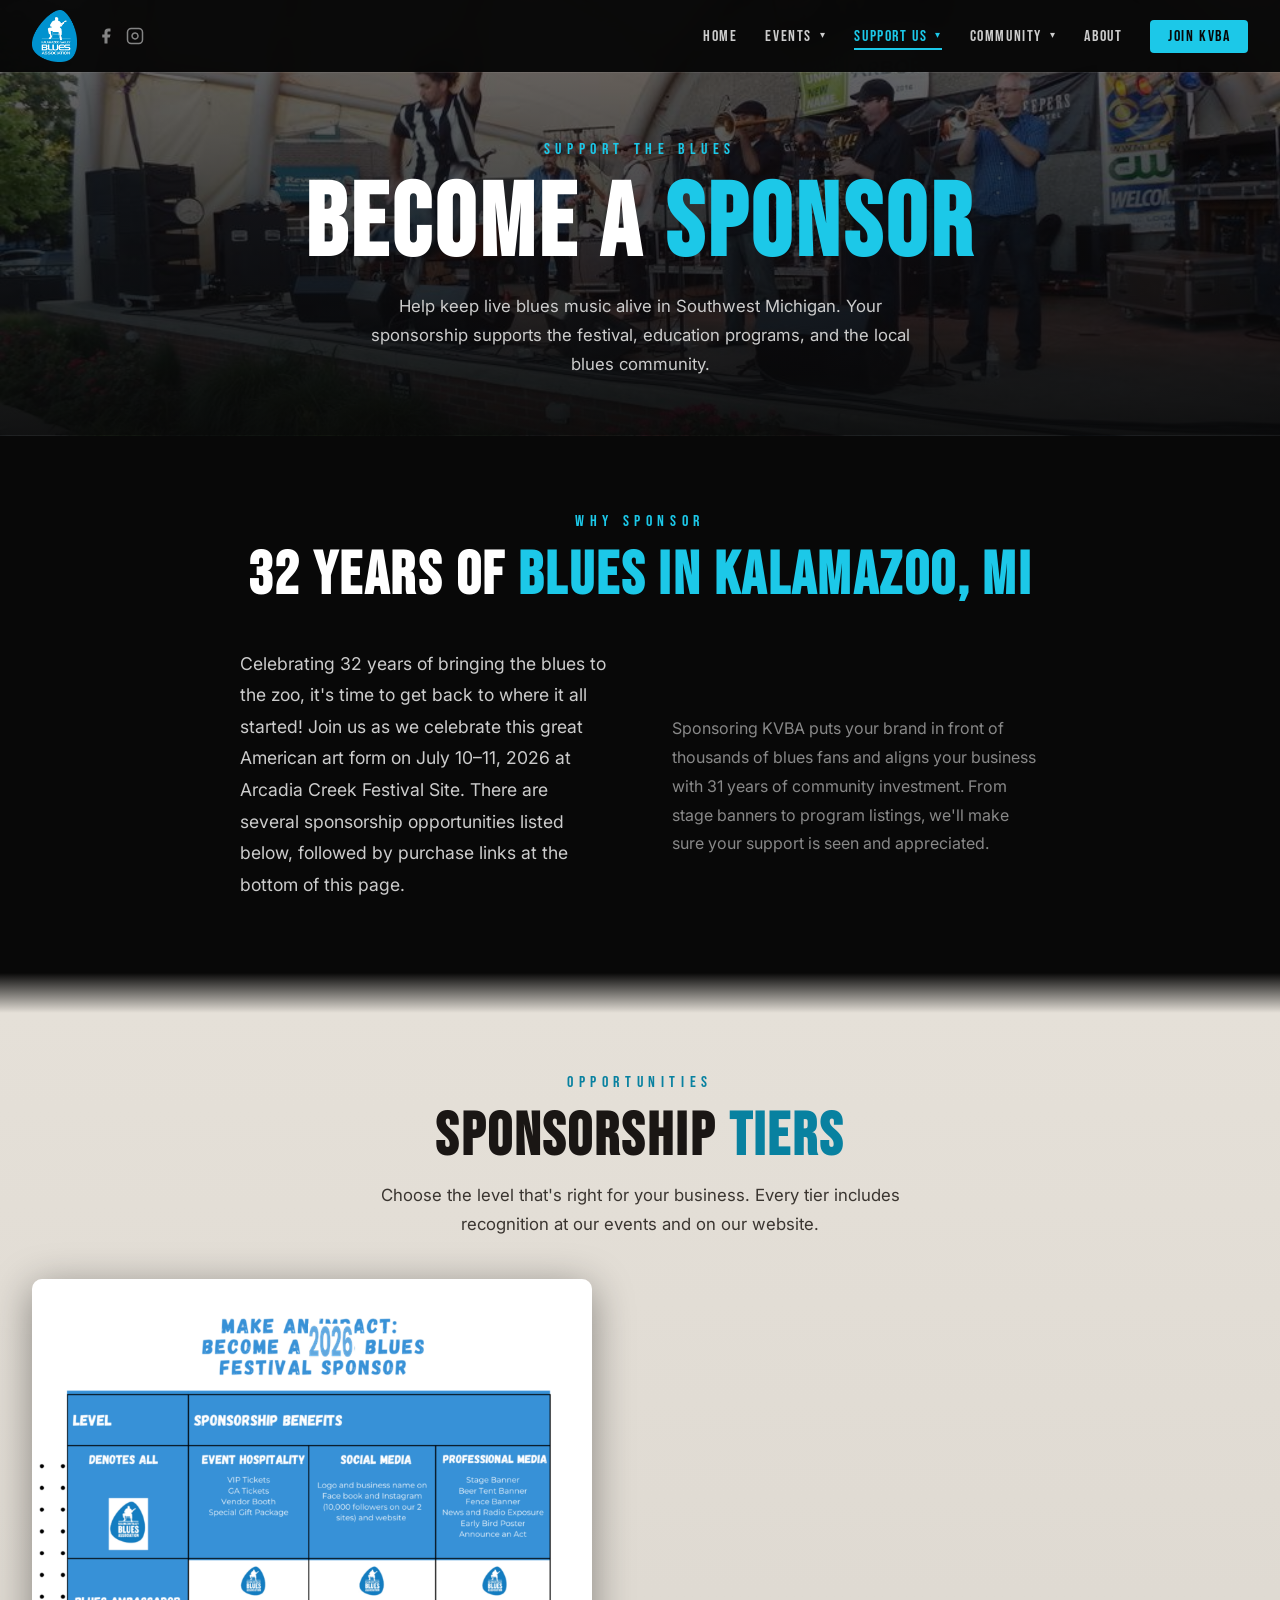
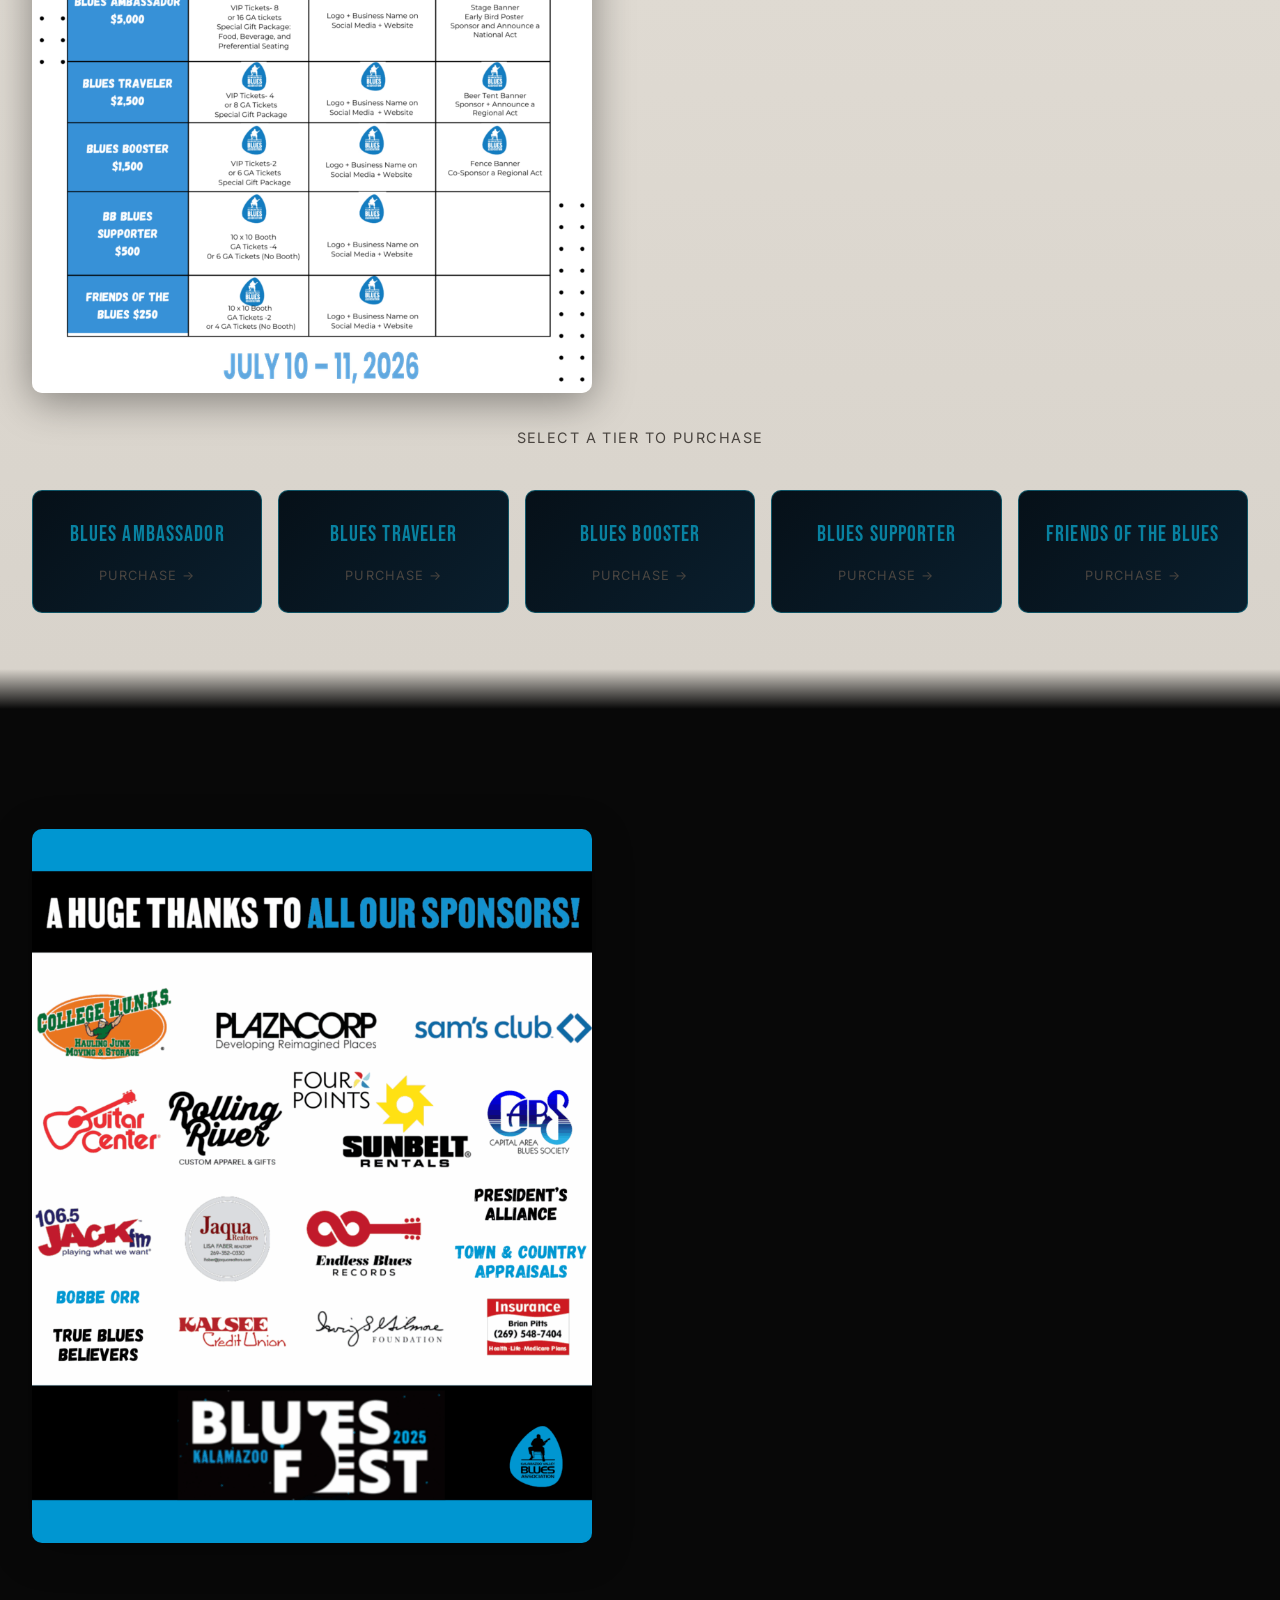
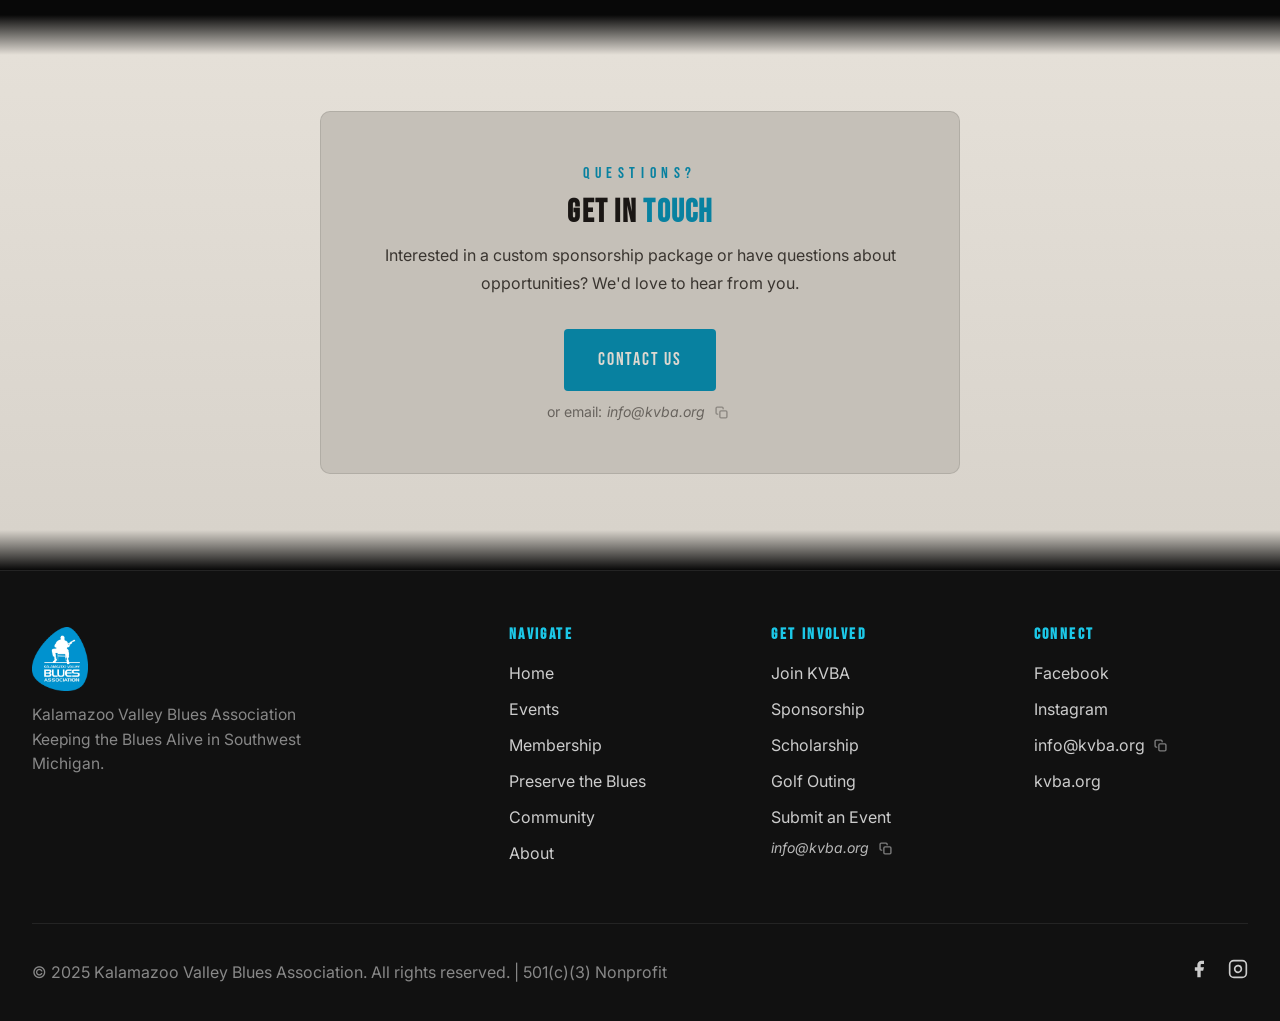
<file: sponsorship.html>
<!DOCTYPE html>
<html lang="en">
<head>
  <meta charset="UTF-8" />
  <meta name="viewport" content="width=device-width, initial-scale=1.0" />
  <title>Sponsor the Kalamazoo Blues Festival | KVBA</title>
  <meta name="description" content="Sponsor the Kalamazoo Blues Festival and KVBA community events. Support live blues music in Southwest Michigan with sponsorship packages for every budget." />
  <link rel="preconnect" href="https://fonts.googleapis.com" />
  <link rel="preconnect" href="https://fonts.gstatic.com" crossorigin />
  <link href="https://fonts.googleapis.com/css2?family=Bebas+Neue&family=Inter:wght@300;400;500;600;700&display=swap" rel="stylesheet" />
  <link rel="stylesheet" href="assets/css/style.css" />
  <style>
    .reveal { opacity: 0; transform: translateY(20px); transition: opacity 0.6s ease, transform 0.6s ease; }
    .reveal.visible { opacity: 1; transform: translateY(0); }

    /* ── Tier buttons ── */
    .tier-grid {
      display: grid;
      grid-template-columns: repeat(auto-fit, minmax(200px, 1fr));
      gap: 1rem;
      margin-top: 2.5rem;
    }
    .tier-btn {
      display: block;
      background: linear-gradient(135deg, #061018 0%, #0a1f2e 100%);
      border: 1px solid rgba(28,200,232,0.35);
      border-radius: var(--radius);
      padding: 1.5rem 1.25rem;
      text-align: center;
      text-decoration: none;
      transition: border-color 0.2s, transform 0.2s, box-shadow 0.2s;
      color: var(--white);
    }
    .tier-btn:hover {
      border-color: var(--blue);
      transform: translateY(-3px);
      box-shadow: 0 8px 30px rgba(8,145,178,0.2);
    }
    .tier-btn .tier-name {
      font-family: var(--heading);
      font-size: 1.4rem;
      letter-spacing: 0.05em;
      color: var(--blue);
      display: block;
      margin-bottom: 0.4rem;
    }
    .tier-btn .tier-cta {
      font-size: 0.8rem;
      color: var(--gray);
      letter-spacing: 0.08em;
      text-transform: uppercase;
    }

    /* ── Tiers image ── */
    .tiers-image-wrap {
      text-align: center;
      margin: 2rem 0;
    }
    .tiers-image-wrap img {
      max-width: 560px;
      width: 100%;
      border-radius: var(--radius);
      box-shadow: 0 8px 40px rgba(0,0,0,0.4);
    }

    /* ── Celebration image ── */
    .celebration-image-wrap {
      text-align: center;
      margin-top: 3rem;
    }
    .celebration-image-wrap img {
      max-width: 560px;
      width: 100%;
      border-radius: var(--radius);
      box-shadow: 0 8px 40px rgba(0,0,0,0.3);
    }
  </style>
  <!-- Google tag (gtag.js) -->
  <script async src="https://www.googletagmanager.com/gtag/js?id=G-MRCHQHKWJD"></script>
  <script>
    window.dataLayer = window.dataLayer || [];
    function gtag(){dataLayer.push(arguments);}
    gtag('js', new Date());
    gtag('config', 'G-MRCHQHKWJD');
  </script>
</head>
<body>

<!-- ─── NAVBAR ─────────────────────────────────────────────── -->
<nav id="navbar">
  <div class="nav-left">
  <div class="nav-logo">
    <a href="index.html">
      <img src="assets/images/logo-color.png" alt="Kalamazoo Valley Blues Association" class="nav-logo-img" />
    </a>
  </div>
  <div class="nav-social">
    <a href="https://facebook.com/Kzooblues" target="_blank" rel="noopener" aria-label="Facebook">
      <svg width="18" height="18" fill="currentColor" viewBox="0 0 24 24"><path d="M18 2h-3a5 5 0 0 0-5 5v3H7v4h3v8h4v-8h3l1-4h-4V7a1 1 0 0 1 1-1h3z"/></svg>
    </a>
    <a href="https://instagram.com/kzooblues/" target="_blank" rel="noopener" aria-label="Instagram">
      <svg width="18" height="18" fill="none" stroke="currentColor" stroke-width="2" viewBox="0 0 24 24"><rect x="2" y="2" width="20" height="20" rx="5" ry="5"/><path d="M16 11.37A4 4 0 1 1 12.63 8 4 4 0 0 1 16 11.37z"/><line x1="17.5" y1="6.5" x2="17.51" y2="6.5"/></svg>
    </a>
  </div>
</div>
    <ul class="nav-links">
    <li><a href="index.html">Home</a></li>
    <li class="has-dropdown">
      <a href="events.html">Events <span class="nav-arrow">&#9662;</span></a>
      <ul class="dropdown">
        <li><a href="events.html">Upcoming Events</a></li>
        <li><a href="bluesfest.html">Blues Fest 2026</a></li>
        <li><a href="golf.html">Golf Outing</a></li>
      </ul>
    </li>
    <li class="has-dropdown">
      <a href="#">Support Us <span class="nav-arrow">&#9662;</span></a>
      <ul class="dropdown">
        <li><a href="membership.html">Membership</a></li>
        <li><a href="sponsorship.html">Sponsorship</a></li>
      </ul>
    </li>
    <li class="has-dropdown">
      <a href="#">Community <span class="nav-arrow">&#9662;</span></a>
      <ul class="dropdown">
        <li><a href="bands.html">Community Bands</a></li>
        <li><a href="preserve.html">Preserve the Blues</a></li>
        <li><a href="scholarship.html">Scholarship</a></li>
      </ul>
    </li>
    <li><a href="about.html">About</a></li>
    <li><a href="membership.html" class="nav-cta">Join KVBA</a></li>
  </ul>
  <button class="nav-toggle" id="navToggle" aria-label="Toggle menu">☰</button>
</nav>

<!-- ─── PAGE HERO ─────────────────────────────────────────────── -->
<div class="page-hero" style="background-image: linear-gradient(to bottom, rgba(8,8,8,0.55), rgba(8,8,8,0.95)), url('assets/images/sponsorship-hero.jpg'); background-size: cover; background-position: center 30%;">
  <div class="container">
    <span class="section-label">Support the Blues</span>
    <h1>Become a <span class="blue">Sponsor</span></h1>
    <p>Help keep live blues music alive in Southwest Michigan. Your sponsorship supports the festival, education programs, and the local blues community.</p>
  </div>
</div>

<!-- ─── INTRO ─────────────────────────────────────────────── -->
<section>
  <div class="container">
    <div class="section-header reveal">
      <span class="section-label">Why Sponsor</span>
      <h2>32 Years of <span class="blue">Blues in Kalamazoo, MI</span></h2>
    </div>
    <div class="history-grid reveal" style="max-width:800px; margin:0 auto;">
      <p style="font-size:1.1rem; line-height:1.8; color:var(--light);">
        Celebrating 32 years of bringing the blues to the zoo, it's time to get back to where it all started! Join us as we celebrate this great American art form on July 10–11, 2026 at Arcadia Creek Festival Site. There are several sponsorship opportunities listed below, followed by purchase links at the bottom of this page.
      </p>
      <p style="font-size:1rem; line-height:1.8; color:var(--gray); margin-top:1.5rem;">
        Sponsoring KVBA puts your brand in front of thousands of blues fans and aligns your business with 31 years of community investment. From stage banners to program listings, we'll make sure your support is seen and appreciated.
      </p>
    </div>
  </div>
</section>

<!-- ─── SPONSORSHIP TIERS ─────────────────────────────────────────────── -->
<section class="section-light">
  <div class="container">
    <div class="section-header reveal">
      <span class="section-label">Opportunities</span>
      <h2>Sponsorship <span class="blue">Tiers</span></h2>
      <p>Choose the level that's right for your business. Every tier includes recognition at our events and on our website.</p>
    </div>

    <div class="tiers-image-wrap reveal">
      <img src="assets/images/sponsorship-tiers-2026.png"
           alt="KVBA 2026 Blues Festival sponsorship tiers and benefits" />
    </div>

    <div class="reveal">
      <p style="text-align:center; color:var(--gray); margin-bottom:0.5rem; font-size:0.9rem; text-transform:uppercase; letter-spacing:0.1em;">Select a tier to purchase</p>
    </div>

    <div class="tier-grid reveal">
      <a href="https://square.link/u/zxYm3yRw" target="_blank" rel="noopener" class="tier-btn">
        <span class="tier-name">Blues Ambassador</span>
        <span class="tier-cta">Purchase &rarr;</span>
      </a>
      <a href="https://square.link/u/SIzuogq3" target="_blank" rel="noopener" class="tier-btn">
        <span class="tier-name">Blues Traveler</span>
        <span class="tier-cta">Purchase &rarr;</span>
      </a>
      <a href="https://square.link/u/VW2jfu7Y" target="_blank" rel="noopener" class="tier-btn">
        <span class="tier-name">Blues Booster</span>
        <span class="tier-cta">Purchase &rarr;</span>
      </a>
      <a href="https://square.link/u/KfpO6ZKM" target="_blank" rel="noopener" class="tier-btn">
        <span class="tier-name">Blues Supporter</span>
        <span class="tier-cta">Purchase &rarr;</span>
      </a>
      <a href="https://square.link/u/C5mAPnGz" target="_blank" rel="noopener" class="tier-btn">
        <span class="tier-name">Friends of the Blues</span>
        <span class="tier-cta">Purchase &rarr;</span>
      </a>
    </div>

  </div>
</section>

<!-- ─── CELEBRATION IMAGE ─────────────────────────────────────────────── -->
<section>
  <div class="container">
    <div class="celebration-image-wrap reveal">
      <img src="assets/images/kvba-30-years.png"
           alt="Kalamazoo Valley Blues Association — Celebrating 30 Years" />
    </div>
  </div>
</section>

<!-- ─── CONTACT CTA ─────────────────────────────────────────────── -->
<section class="section-light">
  <div class="container">
    <div class="text-center reveal" style="background: var(--bg-3); border: 1px solid var(--border); border-radius: var(--radius); padding: 3rem 2rem; max-width: 640px; margin: 0 auto;">
      <span class="section-label">Questions?</span>
      <h2 style="font-size:2rem; margin-bottom:0.75rem;">Get in <span class="blue">Touch</span></h2>
      <p style="color:var(--light); margin-bottom:2rem;">Interested in a custom sponsorship package or have questions about opportunities? We'd love to hear from you.</p>
      <a href="mailto:info@kvba.org?subject=Sponsorship Inquiry" class="btn btn-primary">Contact Us</a>
    </div>
  </div>
</section>

<!-- ─── FOOTER ─────────────────────────────────────────────── -->
<footer>
  <div class="container">
    <div class="footer-grid">
      <div class="footer-brand">
        <img src="assets/images/logo-color.png" alt="KVBA Logo" class="footer-logo-img" />
        <p>Kalamazoo Valley Blues Association<br>Keeping the Blues Alive in Southwest Michigan.</p>
      </div>
      <div class="footer-col">
        <h4>Navigate</h4>
        <ul>
          <li><a href="index.html">Home</a></li>
          <li><a href="events.html">Events</a></li>
          <li><a href="membership.html">Membership</a></li>
          <li><a href="preserve.html">Preserve the Blues</a></li>
          <li><a href="bands.html">Community</a></li>
          <li><a href="about.html">About</a></li>
        </ul>
      </div>
      <div class="footer-col">
        <h4>Get Involved</h4>
        <ul>
          <li><a href="membership.html">Join KVBA</a></li>
          <li><a href="sponsorship.html">Sponsorship</a></li>
          <li><a href="scholarship.html">Scholarship</a></li>
          <li><a href="golf.html">Golf Outing</a></li>
          <li><a href="mailto:info@kvba.org?subject=Event Submission">Submit an Event</a></li>
        </ul>
      </div>
      <div class="footer-col">
        <h4>Connect</h4>
        <ul>
          <li><a href="https://facebook.com" target="_blank" rel="noopener">Facebook</a></li>
          <li><a href="https://instagram.com" target="_blank" rel="noopener">Instagram</a></li>
          <li><a href="mailto:info@kvba.org">info@kvba.org</a></li>
          <li><a href="https://kvba.org">kvba.org</a></li>
        </ul>
      </div>
    </div>
    <div class="footer-bottom">
      <p>&copy; 2025 Kalamazoo Valley Blues Association. All rights reserved. | 501(c)(3) Nonprofit</p>
      <div class="social-links">
        <a href="https://facebook.com" target="_blank" rel="noopener" aria-label="Facebook">
          <svg width="20" height="20" fill="currentColor" viewBox="0 0 24 24"><path d="M18 2h-3a5 5 0 0 0-5 5v3H7v4h3v8h4v-8h3l1-4h-4V7a1 1 0 0 1 1-1h3z"/></svg>
        </a>
        <a href="https://instagram.com" target="_blank" rel="noopener" aria-label="Instagram">
          <svg width="20" height="20" fill="none" stroke="currentColor" stroke-width="2" viewBox="0 0 24 24"><rect x="2" y="2" width="20" height="20" rx="5" ry="5"/><path d="M16 11.37A4 4 0 1 1 12.63 8 4 4 0 0 1 16 11.37z"/><line x1="17.5" y1="6.5" x2="17.51" y2="6.5"/></svg>
        </a>
      </div>
    </div>
  </div>
</footer>

<script src="assets/js/main.js"></script>
</body>
</html>
</file>
<file: assets/css/style.css>
@import url('https://fonts.googleapis.com/css2?family=Bebas+Neue&family=Inter:wght@300;400;500;600;700&display=swap');

/* ─── VARIABLES ─────────────────────────────────────────────── */
:root {
  --bg:        #080808;
  --bg-2:      #111111;
  --bg-3:      #1a1a1a;
  --border:    rgba(255, 255, 255, 0.08);
  --blue:      #1cc8e8;
  --blue-dark: #0ea5c9;
  --blue-glow: rgba(28, 200, 232, 0.18);
  --white:     #ffffff;
  --light:     #cccccc;
  --gray:      #888888;
  --heading:   'Bebas Neue', sans-serif;
  --body:      'Inter', sans-serif;
  --nav-h:     72px;
  --max-w:     1280px;
  --radius:    10px;
  --ease:      0.3s ease;
}

/* ─── RESET ─────────────────────────────────────────────── */
*, *::before, *::after { box-sizing: border-box; margin: 0; padding: 0; }
html  { scroll-behavior: smooth; overflow-x: hidden; }
body  { background: var(--bg); color: var(--white); font-family: var(--body); line-height: 1.75; overflow-x: hidden; max-width: 100%; }
img   { max-width: 100%; height: auto; display: block; }
a     { color: inherit; text-decoration: none; }
ul    { list-style: none; }
button { cursor: pointer; font-family: var(--body); }

/* ─── TYPOGRAPHY ─────────────────────────────────────────────── */
h1, h2, h3, h4 { font-family: var(--heading); letter-spacing: 0.04em; line-height: 1.05; }
h1 { font-size: clamp(3rem, 8vw, 7rem); }
h2 { font-size: clamp(2rem, 5vw, 3.8rem); }
h3 { font-size: clamp(1.3rem, 3vw, 2rem); }
.blue         { color: var(--blue); }
.section-label {
  display: block; font-family: var(--heading); font-size: 1rem;
  letter-spacing: 0.35em; color: var(--blue); text-transform: uppercase; margin-bottom: 0.5rem;
}

/* ─── LAYOUT ─────────────────────────────────────────────── */
.container { max-width: var(--max-w); margin: 0 auto; padding: 0 2rem; }
section    { padding: 4.5rem 0; }
.section-header { text-align: center; margin-bottom: 2.5rem; }
.section-header h2 { margin-bottom: 0.75rem; }
.section-header p  { color: var(--light); font-size: 1.05rem; max-width: 600px; margin: 0 auto; }

/* ─── BUTTONS ─────────────────────────────────────────────── */
.btn {
  display: inline-flex; align-items: center; gap: 0.5rem;
  padding: 0.85rem 2rem; border-radius: 4px;
  font-family: var(--heading); font-size: 1.1rem; letter-spacing: 0.1em;
  transition: var(--ease); border: 2px solid transparent; cursor: pointer;
}
.btn-primary  { background: var(--blue); color: var(--bg); }
.btn-primary:hover  { background: var(--blue-dark); transform: translateY(-2px); box-shadow: 0 8px 28px var(--blue-glow); }
.btn-outline  { background: transparent; color: var(--white); border-color: rgba(255,255,255,0.5); }
.btn-outline:hover  { background: var(--white); color: var(--bg); transform: translateY(-2px); }
.btn-blue-outline { background: transparent; color: var(--blue); border-color: var(--blue); }
.btn-blue-outline:hover { background: var(--blue); color: var(--bg); transform: translateY(-2px); }

/* ─── NAVBAR ─────────────────────────────────────────────── */
#navbar {
  position: fixed; top: 0; left: 0; right: 0; z-index: 1000;
  width: 100%; /* prevents iOS viewport-expansion from pushing it offscreen */
  height: var(--nav-h); display: flex; align-items: center;
  justify-content: space-between; padding: 0 2rem;
  background: rgba(8, 8, 8, 0.97); backdrop-filter: blur(14px);
  box-shadow: 0 1px 0 var(--border);
  transition: background 0.4s ease, box-shadow 0.4s ease;
}
/* nav-left: logo + social icons side by side */
.nav-left { display: flex; align-items: center; gap: 1.25rem; }
.nav-social { display: flex; gap: 0.65rem; align-items: center; }
.nav-social a { color: rgba(255,255,255,0.5); transition: color var(--ease); display: flex; line-height: 0; }
.nav-social a:hover { color: var(--blue); }
.nav-logo a      { display: flex; align-items: center; }
.nav-logo-img    { height: 52px; width: auto; object-fit: contain; display: block; }
.nav-links { display: flex; align-items: center; gap: 1.75rem; }
.nav-links a {
  font-family: var(--heading); font-size: 1rem; letter-spacing: 0.1em;
  color: var(--light); transition: color var(--ease); position: relative;
}
.nav-links a::after {
  content: ''; position: absolute; bottom: -4px; left: 0; right: 0;
  height: 2px; background: var(--blue); transform: scaleX(0); transition: transform var(--ease);
}
.nav-links a:hover, .nav-links a.active { color: var(--blue); }
.nav-links a:hover::after, .nav-links a.active::after { transform: scaleX(1); }
.nav-cta {
  background: var(--blue) !important; color: var(--bg) !important;
  padding: 0.45rem 1.1rem !important; border-radius: 4px !important;
}
.nav-cta::after { display: none !important; }
.nav-cta:hover  { background: var(--blue-dark) !important; }
.nav-toggle     { display: none; background: none; border: none; color: var(--white); font-size: 1.6rem; padding: 0.4rem; cursor: pointer; }

/* ─── DROPDOWN MENUS ─────────────────────────────────────── */
.has-dropdown { position: relative; }
.nav-arrow {
  display: inline-block; font-size: 0.65em; margin-left: 0.3em;
  vertical-align: middle; transition: transform 0.22s ease;
  line-height: 1;
}
.has-dropdown:hover .nav-arrow,
.has-dropdown.open   .nav-arrow { transform: rotate(180deg); }

.dropdown {
  list-style: none;
  position: absolute; top: 100%; left: 50%;
  transform: translateX(-50%) translateY(-4px);
  background: rgba(10,10,10,0.98); backdrop-filter: blur(16px);
  border: 1px solid rgba(255,255,255,0.1); border-radius: 8px;
  /* padding-top bridges the gap so the mouse never leaves the hover zone */
  padding: 14px 0 0.45rem; min-width: 200px;
  opacity: 0; pointer-events: none;
  /* delay the hide by 120ms so a slow mouse move doesn't snap it shut */
  transition: opacity 0.2s ease 0.12s, transform 0.2s ease 0.12s;
  box-shadow: 0 10px 36px rgba(0,0,0,0.7);
  z-index: 1100;
}
/* small caret pointer sits inside the padding-top gap */
.dropdown::before {
  content: ''; position: absolute; top: 8px; left: 50%;
  transform: translateX(-50%);
  border-left: 6px solid transparent; border-right: 6px solid transparent;
  border-bottom: 6px solid rgba(255,255,255,0.1);
}
.has-dropdown:hover .dropdown {
  opacity: 1; pointer-events: all;
  transform: translateX(-50%) translateY(0);
  /* show immediately on hover-in, only delay the hide */
  transition: opacity 0.18s ease 0s, transform 0.18s ease 0s;
}
.dropdown li a {
  display: block; padding: 0.55rem 1.3rem;
  font-size: 0.975rem !important; letter-spacing: 0.06em;
  color: rgba(255,255,255,0.72) !important; white-space: nowrap;
  transition: color 0.18s, background 0.18s;
}
.dropdown li a::after { display: none !important; }
.dropdown li a:hover  { color: var(--blue) !important; background: rgba(255,255,255,0.05); }
.dropdown li a.active { color: var(--blue) !important; }
/* parent link is "active" when a child page is current */
.has-dropdown > a.active { color: var(--blue); }
.has-dropdown > a.active::after { transform: scaleX(1); }

@media (max-width: 920px) {
  .nav-links {
    position: fixed; top: var(--nav-h); left: 0; right: 0;
    background: rgba(8,8,8,0.98); backdrop-filter: blur(14px);
    flex-direction: column; padding: 2rem 2rem 3rem; gap: 1.5rem;
    transform: translateY(-110%); opacity: 0; pointer-events: none;
    transition: transform 0.4s ease, opacity 0.4s ease;
    border-bottom: 1px solid var(--border);
  }
  .nav-links.open { transform: translateY(0); opacity: 1; pointer-events: all; }
  .nav-links a    { font-size: 1.6rem; }
  .nav-toggle     { display: block; }

  /* mobile dropdown — accordion style */
  .dropdown {
    position: static; transform: none !important;
    background: rgba(255,255,255,0.05); border: none; border-radius: 0;
    box-shadow: none; backdrop-filter: none;
    padding: 0; margin-top: 0.5rem;
    max-height: 0; overflow: hidden; opacity: 0;
    transition: max-height 0.32s ease, opacity 0.25s ease;
    pointer-events: none;
  }
  .dropdown::before { display: none; }
  .has-dropdown.open .dropdown {
    max-height: 400px; opacity: 1; pointer-events: all;
  }
  .dropdown li a {
    padding: 0.65rem 1rem 0.65rem 2.25rem !important;
    font-size: 1.3rem !important;
  }
  /* tap the parent to open; show arrow as toggle cue */
  .has-dropdown > a {
    display: flex; align-items: center; justify-content: space-between; width: 100%;
  }
}

/* ─── HERO ─────────────────────────────────────────────── */
#hero {
  position: relative; height: 100vh; min-height: 620px;
  display: flex; align-items: center; justify-content: center;
  text-align: center; overflow: hidden; padding: 0;
  background: #080808; /* shows while video loads — no flash of static image */
}
#heroVideo {
  position: absolute; inset: 0; width: 100%; height: 100%;
  object-fit: cover; z-index: 0;
  filter: brightness(0.55);
}
.hero-overlay {
  position: absolute; inset: 0; z-index: 1;
  background: linear-gradient(to bottom,
    rgba(8,8,8,0.05) 0%,
    rgba(8,8,8,0.20) 40%,
    rgba(8,8,8,0.75) 100%);
}
.hero-content { position: relative; z-index: 2; padding: 2rem; }
.hero-pick-logo {
  height: 180px; width: auto; object-fit: contain;
  margin: 0 auto 2rem; display: block;
  filter: drop-shadow(0 0 30px rgba(28,200,232,0.4));
}
.hero-content h1   { text-shadow: 0 2px 8px rgba(0,0,0,0.9); margin-bottom: 0.5rem; }
.hero-subtitle     { font-family: var(--heading); font-size: clamp(1rem, 2.2vw, 1.5rem);
                     letter-spacing: 0.4em; color: var(--light); margin-bottom: 2.5rem; }
.hero-ctas         { display: flex; gap: 1rem; justify-content: center; flex-wrap: wrap; }
.hero-scroll {
  position: absolute; bottom: 2rem; left: 50%; transform: translateX(-50%);
  z-index: 2; color: var(--light); font-size: 1.4rem; animation: bobble 2s infinite;
}
@keyframes bobble {
  0%, 100% { transform: translateX(-50%) translateY(0); }
  50%       { transform: translateX(-50%) translateY(9px); }
}

/* ─── EVENTS PREVIEW ─────────────────────────────────────────────── */
.events-grid { display: grid; grid-template-columns: repeat(auto-fill, minmax(290px, 1fr)); gap: 1.25rem; margin-bottom: 3rem; }
.event-card {
  background: var(--bg-3); border: 1px solid var(--border);
  border-radius: var(--radius); display: flex; overflow: hidden;
  transition: transform var(--ease), box-shadow var(--ease), border-color var(--ease);
}
.event-card:hover { transform: translateY(-4px); box-shadow: 0 14px 36px var(--blue-glow); border-color: rgba(28,200,232,0.35); }
.event-date {
  background: var(--blue); color: var(--bg);
  min-width: 78px; display: flex; flex-direction: column;
  align-items: center; justify-content: center; padding: 1.2rem 1rem; flex-shrink: 0;
}
.event-date .day   { font-family: var(--heading); font-size: 2.4rem; line-height: 1; }
.event-date .month { font-family: var(--heading); font-size: 1rem; letter-spacing: 0.2em; }
.event-info        { padding: 1.2rem 1.4rem; flex: 1; }
.event-info h3     { font-family: var(--heading); font-size: 1.2rem; color: var(--white); margin-bottom: 0.5rem; }
.event-meta        { display: flex; flex-direction: column; gap: 0.15rem; }
.event-meta span   { font-size: 1rem; color: var(--light); }
.event-meta .time  { color: var(--light); }
.event-meta .venue { color: var(--blue); }
.events-cta        { text-align: center; }

/* ─── GALLERY ─────────────────────────────────────────────── */
#gallery { background: var(--bg-2); }
.gallery-grid {
  display: grid;
  grid-template-columns: repeat(4, 1fr);
  grid-auto-rows: 200px;
  gap: 4px;
  overflow: hidden;
  max-height: calc(200px * 2 + 4px);
  max-width: 1200px;
  margin: 0 auto;
  border-radius: 8px;
}
.gallery-item     { overflow: hidden; cursor: pointer; position: relative; }
.gallery-item img { width: 100%; height: 100%; object-fit: cover; transition: transform 0.5s ease; }
.gallery-item:hover img { transform: scale(1.07); }
.gallery-overlay  {
  position: absolute; inset: 0;
  background: rgba(0,0,0,0.35);
  opacity: 0; transition: opacity var(--ease);
  display: flex; align-items: center; justify-content: center;
}
.gallery-item:hover .gallery-overlay { opacity: 1; }
.gallery-overlay::after {
  content: '⊕';
  font-size: 2rem; color: #fff;
  text-shadow: 0 2px 8px rgba(0,0,0,0.6);
}
.gallery-view-all {
  text-align: center;
  padding: 1.25rem 0 0.25rem;
}
@media (max-width: 768px) {
  .gallery-grid {
    grid-template-columns: repeat(2, 1fr);
    grid-auto-rows: 160px;
    max-height: calc(160px * 2 + 4px);
    margin: 0 1rem;
  }
}

/* ── Lightbox with filmstrip ── */
#lightbox {
  display: none; position: fixed; inset: 0;
  background: rgba(0,0,0,0.96); z-index: 9999;
  flex-direction: column; align-items: center; justify-content: center;
}
#lightbox.open { display: flex; }
#lightboxImg {
  max-width: 90vw; max-height: 70vh;
  object-fit: contain; border-radius: 8px;
  flex-shrink: 0;
}
.lb-counter {
  position: absolute; top: 1.25rem; left: 50%; transform: translateX(-50%);
  color: rgba(255,255,255,0.55); font-size: 1rem; letter-spacing: 0.12em;
  pointer-events: none;
}
.lb-close {
  position: absolute; top: 1.25rem; right: 1.5rem;
  color: var(--white); font-size: 2rem;
  background: none; border: none; line-height: 1; cursor: pointer; z-index: 1;
}
.lb-close:hover { color: var(--blue); }
.lb-nav {
  position: absolute; top: 50%; transform: translateY(-50%);
  color: var(--white); font-size: 2.5rem;
  background: rgba(0,0,0,0.45); border: none;
  padding: 0.75rem 1.1rem; cursor: pointer;
  transition: background var(--ease);
  /* keep nav above filmstrip */
  margin-top: -3rem;
}
.lb-nav:hover { background: rgba(8,145,178,0.5); color: var(--blue); }
.lb-prev { left: 0.75rem; border-radius: 0 6px 6px 0; }
.lb-next { right: 0.75rem; border-radius: 6px 0 0 6px; }
/* Filmstrip */
.lb-filmstrip {
  display: flex; gap: 6px;
  overflow-x: auto;
  padding: 0.9rem 1.5rem;
  max-width: 100vw;
  margin-top: 0.75rem;
  flex-shrink: 0;
  scrollbar-width: thin;
  scrollbar-color: var(--blue) transparent;
}
.lb-filmstrip::-webkit-scrollbar { height: 4px; }
.lb-filmstrip::-webkit-scrollbar-thumb { background: var(--blue); border-radius: 2px; }
.lb-thumb {
  width: 72px; height: 54px; flex-shrink: 0;
  object-fit: cover; border-radius: 4px; cursor: pointer;
  border: 2px solid transparent;
  opacity: 0.55; transition: opacity 0.2s, border-color 0.2s;
}
.lb-thumb:hover { opacity: 0.85; }
.lb-thumb.lb-thumb-active { opacity: 1; border-color: var(--blue); }

/* ─── MEMBERSHIP CTA BAND ─────────────────────────────────────────────── */
#membership-cta {
  background: linear-gradient(135deg, #08141e 0%, var(--bg) 100%);
  border-top: 1px solid var(--border); border-bottom: 1px solid var(--border);
  text-align: center;
}
.membership-cta-inner { max-width: 700px; margin: 0 auto; }
#membership-cta h2 { margin-bottom: 1rem; }
#membership-cta p  { color: var(--light); font-size: 1.05rem; margin-bottom: 2.5rem; }

/* ─── ABOUT TEASER ─────────────────────────────────────────────── */
.about-grid  { display: grid; grid-template-columns: 1fr 1fr; gap: 4rem; align-items: center; }
.about-text h2 { margin-bottom: 1.5rem; }
.about-text p  { color: var(--light); font-size: 1.02rem; margin-bottom: 1rem; }
.about-stats   { display: grid; grid-template-columns: repeat(2, 1fr); gap: 1.25rem; margin-top: 2rem; }
.stat          { background: var(--bg-3); border: 1px solid var(--border); border-radius: var(--radius); padding: 1.4rem; text-align: center; }
.stat-number   { font-family: var(--heading); font-size: 2.4rem; color: var(--blue); display: block; }
.stat-label    { font-size: 1rem; color: var(--light); text-transform: uppercase; letter-spacing: 0.1em; }
.about-img-wrap { position: relative; }
.about-img-wrap img {
  width: 100%; height: 460px; object-fit: cover;
  border-radius: var(--radius); position: relative; z-index: 1;
}
.about-img-wrap::before {
  content: ''; position: absolute; inset: -8px;
  border: 2px solid var(--blue); border-radius: calc(var(--radius) + 6px);
  opacity: 0.3; z-index: 0;
}
@media (max-width: 900px) {
  .about-grid { grid-template-columns: 1fr; gap: 2rem; }
  .about-img-wrap { order: -1; }
  .about-img-wrap img { height: 280px; }
}

/* ─── FOOTER ─────────────────────────────────────────────── */
footer { background: var(--bg-2); border-top: 1px solid var(--border); padding: 3.5rem 0 2rem; }
.footer-grid { display: grid; grid-template-columns: 2fr 1fr 1fr 1fr; gap: 3rem; margin-bottom: 3rem; }
.footer-logo-img { height: 64px; width: auto; object-fit: contain; margin-bottom: 0.75rem; }
.footer-brand p { color: var(--gray); font-size: 0.975rem; margin-top: 0.75rem; max-width: 280px; line-height: 1.6; }
.footer-col h4  { font-family: var(--heading); font-size: 1rem; letter-spacing: 0.15em; color: var(--blue); margin-bottom: 1rem; }
.footer-col li  { margin-bottom: 0.5rem; }
.footer-col a   { color: var(--light); font-size: 1rem; transition: color var(--ease); }
.footer-col a:hover { color: var(--blue); }
.footer-bottom  { border-top: 1px solid var(--border); padding-top: 2rem; display: flex; justify-content: space-between; align-items: center; flex-wrap: wrap; gap: 1rem; }
.footer-bottom p { color: var(--gray); font-size: 1rem; }
.social-links   { display: flex; gap: 1.2rem; }
.social-links a { color: var(--light); font-size: 1.15rem; transition: color var(--ease); }
.social-links a:hover { color: var(--blue); }
@media (max-width: 768px) { .footer-grid { grid-template-columns: 1fr 1fr; } .footer-brand { grid-column: span 2; } }
@media (max-width: 480px) { .footer-grid { grid-template-columns: 1fr; } .footer-brand { grid-column: span 1; } }

/* ─── PAGE HERO ─────────────────────────────────────────────── */
.page-hero {
  padding: calc(var(--nav-h) + 4rem) 0 3.5rem;
  background: linear-gradient(to bottom, var(--bg-2), var(--bg));
  text-align: center;
}
.page-hero h1 { margin-bottom: 0.75rem; }
.page-hero p  { color: var(--light); font-size: 1.05rem; max-width: 580px; margin: 0 auto; }

/* ─── EVENTS PAGE ─────────────────────────────────────────────── */
.events-list    { display: flex; flex-direction: column; gap: 1.25rem; }
.event-card-lg  {
  background: var(--bg-3); border: 1px solid var(--border);
  border-radius: var(--radius); display: flex; overflow: hidden;
  transition: border-color var(--ease), box-shadow var(--ease);
}
.event-card-lg:hover { border-color: rgba(28,200,232,0.45); box-shadow: -4px 0 0 var(--blue); }
.event-card-lg .event-date { min-width: 100px; padding: 2rem 1.5rem; }
.event-card-lg .event-date .day { font-size: 3rem; }
.event-card-lg .event-info { padding: 2rem 2.5rem; }
.event-card-lg .event-info h3 { font-size: 1.7rem; margin-bottom: 0.6rem; }
.event-desc { color: var(--light); font-size: 1rem; margin-top: 0.5rem; }
.month-header {
  font-family: var(--heading); font-size: 1.6rem; letter-spacing: 0.2em;
  color: var(--blue); margin: 3rem 0 1.5rem; padding-bottom: 0.5rem;
  border-bottom: 1px solid var(--border);
}

/* ─── MEMBERSHIP PAGE ─────────────────────────────────────────────── */
.membership-grid { display: grid; grid-template-columns: repeat(3, minmax(0, 340px)); justify-content: center; gap: 1.5rem; margin-bottom: 4rem; }
@media (max-width: 860px) { .membership-grid { grid-template-columns: repeat(2, minmax(0, 340px)); } }
@media (max-width: 560px) { .membership-grid { grid-template-columns: 1fr; } }
.membership-card {
  background: var(--bg-3); border: 1px solid var(--border);
  border-radius: var(--radius); padding: 2rem; text-align: center;
  position: relative; transition: transform var(--ease), box-shadow var(--ease);
}
.membership-card:hover { transform: translateY(-5px); box-shadow: 0 14px 36px var(--blue-glow); }
.membership-card.featured {
  border-color: var(--blue);
  background: linear-gradient(160deg, #0b1a28 0%, var(--bg-3) 100%);
}
.membership-card.featured::before {
  content: 'MOST POPULAR'; position: absolute; top: -12px; left: 50%; transform: translateX(-50%);
  background: var(--blue); color: var(--bg); font-family: var(--heading);
  font-size: 0.7rem; letter-spacing: 0.2em; padding: 0.3rem 0.9rem; border-radius: 20px;
}
.membership-card h3 { font-size: 1.5rem; margin-bottom: 0.4rem; }
.membership-price { font-family: var(--heading); font-size: 3.2rem; color: var(--blue); line-height: 1; margin: 1rem 0 0.2rem; }
.membership-price span { font-size: 1rem; color: var(--gray); display: block; }
.membership-benefits { margin: 1.5rem 0; text-align: left; }
.membership-benefits li {
  padding: 0.4rem 0; font-size: 1rem; color: var(--light);
  display: flex; align-items: flex-start; gap: 0.5rem; border-bottom: 1px solid var(--border);
}
.membership-benefits li:last-child { border-bottom: none; }
.membership-benefits li::before { content: '✓'; color: var(--blue); font-weight: 700; flex-shrink: 0; }
.perks-section { background: var(--bg-2); border-top: 1px solid var(--border); border-bottom: 1px solid var(--border); }
.perks-grid    { display: grid; grid-template-columns: repeat(auto-fill, minmax(220px, 1fr)); gap: 1.5rem; }
.perk-card     { background: var(--bg-3); border: 1px solid var(--border); border-radius: var(--radius); padding: 1.75rem; }
.perk-icon     { font-size: 2rem; margin-bottom: 0.75rem; }
.perk-card h3  { font-size: 1.2rem; margin-bottom: 0.5rem; }
.perk-card p   { color: var(--light); font-size: 1rem; }

/* ─── PRESERVE PAGE ─────────────────────────────────────────────── */
.preserve-intro { display: grid; grid-template-columns: 1fr 1fr; gap: 4rem; align-items: center; margin-bottom: 3.5rem; }
.preserve-intro img { width: 100%; height: 400px; object-fit: cover; border-radius: var(--radius); }
.preserve-intro-text h2 { margin-bottom: 1.5rem; }
.preserve-intro-text p { color: var(--light); margin-bottom: 1rem; }
.programs-grid { display: grid; grid-template-columns: repeat(auto-fill, minmax(300px, 1fr)); gap: 1.5rem; }
.program-card  { background: var(--bg-3); border: 1px solid var(--border); border-radius: var(--radius); padding: 2rem; transition: transform var(--ease), border-color var(--ease); }
.program-card:hover { transform: translateY(-3px); border-color: rgba(28,200,232,0.3); }
.program-icon  { font-size: 2.4rem; margin-bottom: 1rem; }
.program-card h3 { font-size: 1.4rem; margin-bottom: 0.75rem; }
.program-card p  { color: var(--light); font-size: 1rem; }
@media (max-width: 900px) {
  .preserve-intro { grid-template-columns: 1fr; gap: 2rem; }
  .preserve-intro img { height: 260px; }
}
@media (max-width: 560px) {
  .scholarship-block { padding: 1.75rem; }
}

/* ─── BANDS PAGE ─────────────────────────────────────────────── */
.bands-grid { display: grid; grid-template-columns: repeat(auto-fill, minmax(280px, 1fr)); gap: 1.5rem; }
.band-card  { background: var(--bg-3); border: 1px solid var(--border); border-radius: var(--radius); overflow: hidden; transition: transform var(--ease), box-shadow var(--ease); }
.band-card:hover { transform: translateY(-5px); box-shadow: 0 14px 36px var(--blue-glow); }
.band-img   { height: 200px; overflow: hidden; background: var(--bg-2); }
.band-img img { width: 100%; height: 100%; object-fit: cover; transition: transform 0.5s ease; }
.band-card:hover .band-img img { transform: scale(1.06); }
.band-info   { padding: 1.5rem; }
.band-info h3 { font-size: 1.3rem; margin-bottom: 0.4rem; }
.band-genre  { color: var(--blue); font-size: 1rem; font-weight: 600; text-transform: uppercase; letter-spacing: 0.15em; margin-bottom: 0.5rem; display: block; }
.band-info p { color: var(--light); font-size: 1rem; }
.venues-section { background: var(--bg-2); border-top: 1px solid var(--border); }
.venues-grid    { display: grid; grid-template-columns: repeat(auto-fill, minmax(220px, 1fr)); gap: 1.25rem; }
.venue-card     { background: var(--bg-3); border: 1px solid var(--border); border-radius: var(--radius); padding: 1.5rem; transition: border-color var(--ease); }
.venue-card:hover { border-color: rgba(28,200,232,0.4); }
.venue-card h3  { font-size: 1.1rem; margin-bottom: 0.4rem; }
.venue-card p   { color: var(--light); font-size: 1rem; line-height: 1.5; }

/* ─── ABOUT PAGE ─────────────────────────────────────────────── */
.mission-block {
  background: linear-gradient(135deg, #0a1520 0%, var(--bg) 100%);
  border: 1px solid var(--border); border-radius: var(--radius);
  padding: 3rem; text-align: center; margin-bottom: 3.5rem;
}
.mission-quote { font-family: var(--heading); font-size: clamp(1.8rem, 4vw, 3rem); color: var(--blue); margin-bottom: 1rem; }
.mission-block p { color: var(--light); font-size: 1.05rem; max-width: 700px; margin: 0 auto; }
.history-grid { display: grid; grid-template-columns: 1fr 1fr; gap: 4rem; align-items: center; margin-bottom: 3.5rem; }
.history-text h2 { margin-bottom: 1.5rem; }
.history-text p  { color: var(--light); margin-bottom: 1rem; }
.history-img img { width: 100%; height: 400px; object-fit: cover; border-radius: var(--radius); }
.board-grid { display: grid; grid-template-columns: repeat(auto-fill, minmax(190px, 1fr)); gap: 1.25rem; }
.board-card { background: var(--bg-3); border: 1px solid var(--border); border-radius: var(--radius); padding: 1.5rem; text-align: center; }
.board-avatar {
  width: 60px; height: 60px; border-radius: 50%; background: var(--blue-glow);
  border: 2px solid var(--blue); display: flex; align-items: center; justify-content: center;
  margin: 0 auto 1rem; font-family: var(--heading); font-size: 1.4rem; color: var(--blue);
}
.board-avatar-photo {
  width: 80px; height: 80px; border-radius: 50%;
  border: 2px solid var(--blue); object-fit: cover; object-position: center top;
  display: block; margin: 0 auto 1rem;
}
.board-card .name { font-family: var(--heading); font-size: 1.15rem; margin-bottom: 0.25rem; }
.board-card .role { color: var(--blue); font-size: 1rem; text-transform: uppercase; letter-spacing: 0.1em; }
@media (max-width: 900px) {
  .history-grid { grid-template-columns: 1fr; gap: 2rem; }
  .history-img img { height: 260px; }
}

/* ─── LIGHTBOX ─────────────────────────────────────────────── */
#lightbox { display: none; position: fixed; inset: 0; background: rgba(0,0,0,0.93); z-index: 9999; align-items: center; justify-content: center; }
#lightbox.open { display: flex; }
#lightboxImg { max-width: 90vw; max-height: 88vh; object-fit: contain; border-radius: 8px; }
.lb-close { position: absolute; top: 1.5rem; right: 1.5rem; color: var(--white); font-size: 2rem; background: none; border: none; line-height: 1; }
.lb-close:hover { color: var(--blue); }
.lb-nav { position: absolute; top: 50%; transform: translateY(-50%); color: var(--white); font-size: 2rem; background: rgba(0,0,0,0.45); border: none; padding: 1rem 1.25rem; transition: background var(--ease); }
.lb-nav:hover { background: var(--blue-glow); color: var(--blue); }
.lb-prev { left: 1rem; }
.lb-next { right: 1rem; }

/* ─── LIGHT SECTION VARIANT ─────────────────────────────────────────────── */
/* Override CSS custom properties so all var() references invert automatically */
.section-light {
  --white:     #1a1614;
  --light:     #3a3530;
  --gray:      #4a4540;
  --border:    rgba(0, 0, 0, 0.10);
  --bg:        #ddd8d0;
  --bg-2:      #d0cbc3;
  --bg-3:      #c5c0b8;
  --blue:      #0881a0;
  --blue-dark: #0e7490;
  --blue-glow: rgba(8, 145, 178, 0.10);
  /*
   * Pixel-based stops keep the fade zone a fixed 40 px regardless of section
   * height, so no text ever lands in the transition band.
   * 6 rem (96 px) top/bottom padding gives a 56 px safety buffer above content.
   */
  background:  linear-gradient(180deg,
    #080808 0,
    #e5e0d8 40px,
    #d8d3cb calc(100% - 40px),
    #080808 100%
  );
  padding: 6rem 0;
  color:       var(--white); /* explicit so children inherit dark text */
}
/* Section immediately following another light section: no fade-in at top */
.section-light + .section-light {
  background: linear-gradient(180deg,
    #e5e0d8 0,
    #d8d3cb calc(100% - 40px),
    #080808 100%
  );
  padding-top: 4.5rem; /* no top fade — reset to default */
}
/* Section immediately preceding another light section: no fade-out at bottom */
.section-light:has(+ .section-light) {
  background: linear-gradient(180deg,
    #080808 0,
    #e5e0d8 40px,
    #d8d3cb 100%
  );
  padding-bottom: 4.5rem; /* no bottom fade — reset to default */
}
/* Middle section sandwiched between two light sections: no fades at all */
.section-light + .section-light:has(+ .section-light) {
  background: linear-gradient(180deg, #e5e0d8 0, #d8d3cb 100%);
  padding: 4.5rem 0; /* no fades at all — reset both */
}
/* Elements with hardcoded dark backgrounds stay readable inside light sections */
.section-light .award-callout,
.section-light .mission-block {
  --white: #ffffff;
  --light: #cccccc;
  --gray:  #888888;
  color: var(--white);
}

/* ─── MAILTO COPY HELPER ─────────────────────────────────────────────── */
/* Wraps inline mailto links so the address + copy button sit inline     */
.mailto-wrap {
  display: inline-flex;
  align-items: center;
  gap: 0.3em;
  flex-wrap: wrap;
}
/* Small italic hint showing the email address when the link label isn't one */
.mailto-hint {
  font-size: 0.88em;
  font-style: italic;
  opacity: 0.7;
}
/* Tiny clipboard icon button */
.mailto-copy {
  display: inline-flex;
  align-items: center;
  justify-content: center;
  background: none;
  border: 1px solid transparent;
  border-radius: 3px;
  padding: 2px 4px;
  color: inherit;
  opacity: 0.45;
  cursor: pointer;
  transition: opacity 0.2s, border-color 0.2s, color 0.2s;
  vertical-align: middle;
  line-height: 0;
  font-family: var(--body);
}
.mailto-copy:hover          { opacity: 1; border-color: currentColor; }
.mailto-copy.copied         { color: #22c55e; opacity: 1; border-color: #22c55e; }
/* "or email: …" bar shown below button-style mailto links */
.mailto-btn-bar {
  margin-top: 0.55rem;
  font-size: 0.88rem;
  opacity: 0.75;
  display: flex;
  align-items: center;
  gap: 0.35em;
  flex-wrap: wrap;
  /* When inside a flex row (e.g., button group), break to its own centred row */
  flex-basis: 100%;
  width: 100%;
  justify-content: center;
}
.mailto-btn-bar .mailto-address {
  font-style: italic;
}
/* In light sections, keep colors on-theme */
.section-light .mailto-copy         { color: var(--white); }
.section-light .mailto-copy:hover   { border-color: var(--white); }
.section-light .mailto-btn-bar      { color: var(--gray); }

/* ─── UTILITIES ─────────────────────────────────────────────── */
.text-center   { text-align: center; }
.mt-2 { margin-top: 2rem; }
.mt-3 { margin-top: 3rem; }
.divider { height: 1px; background: var(--border); margin: 2rem 0; }
</file>
